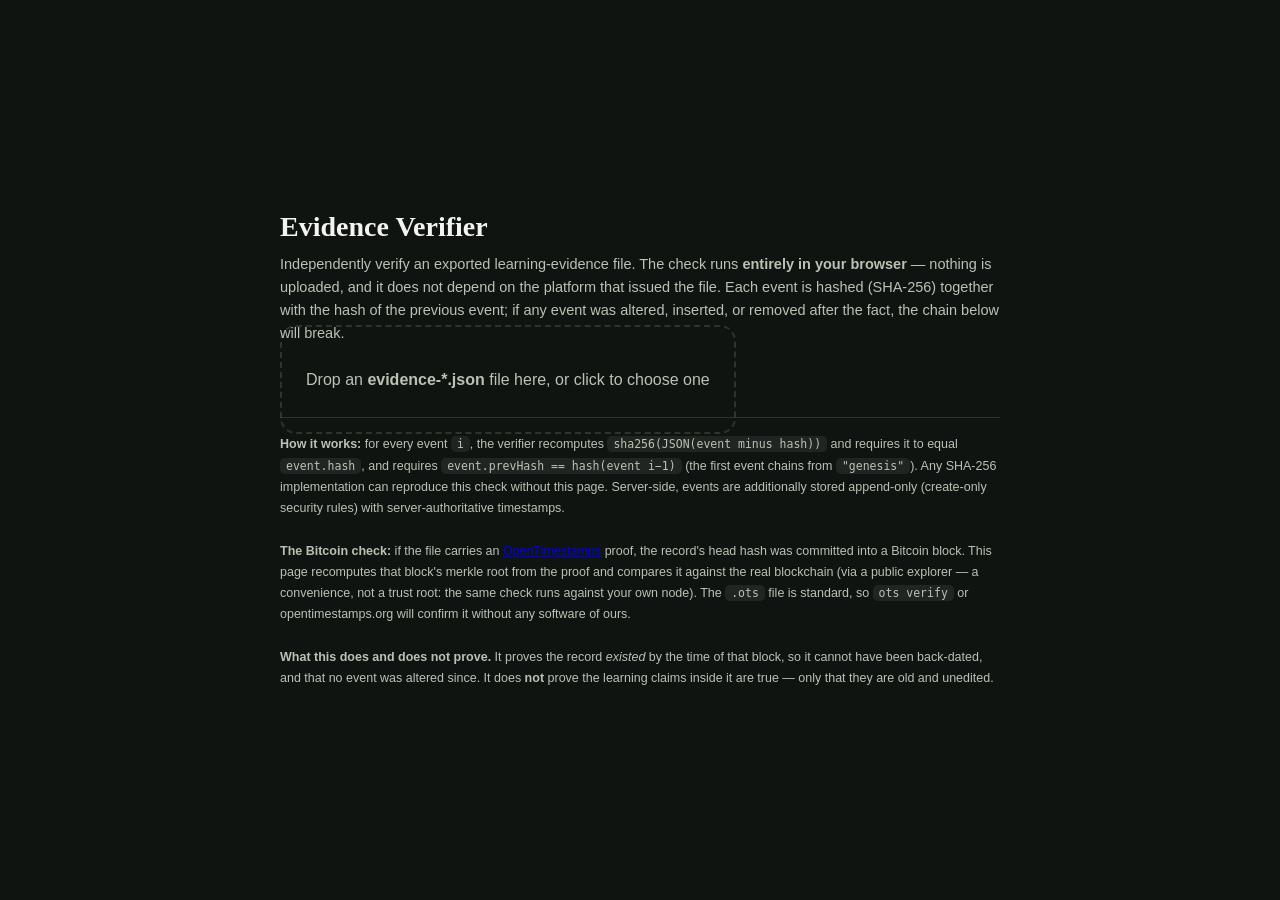
<file: verify.html>
<!DOCTYPE html>
<html lang="en">
<head>
<meta charset="UTF-8">
<meta name="viewport" content="width=device-width, initial-scale=1.0">
<title>Evidence Verifier — independent learning-record check</title>
<meta name="robots" content="noindex">
<style>
  :root { --bg:#101410; --card:#1a211b; --line:rgba(235,240,232,.14); --text:#f2f4ef; --dim:#b9c2b4; --ok:#8fd0a0; --bad:#e08a76; --accent:#c8a45d; }
  * { margin:0; padding:0; box-sizing:border-box; }
  body { font-family: Georgia, 'Times New Roman', serif; background: var(--bg); color: var(--text); min-height:100vh; display:grid; place-items:center; padding:32px 16px; }
  .wrap { width:min(720px,100%); }
  h1 { font-size:28px; font-weight:600; }
  .sub { color:var(--dim); font-size:14.5px; line-height:1.6; margin:10px 0 26px; font-family: Helvetica, Arial, sans-serif; }
  .drop { border:2px dashed var(--line); border-radius:16px; padding:44px 24px; text-align:center; color:var(--dim); cursor:pointer; transition:border-color .2s; font-family:Helvetica,Arial,sans-serif; }
  .drop:hover, .drop.over { border-color: var(--accent); color: var(--text); }
  .drop input { display:none; }
  .card { background:var(--card); border:1px solid var(--line); border-radius:16px; padding:24px 26px; margin-top:22px; display:none; }
  .verdict { font-size:22px; font-weight:600; display:flex; align-items:center; gap:10px; }
  .verdict.ok { color:var(--ok); } .verdict.bad { color:var(--bad); }
  .facts { margin-top:16px; font-family:Helvetica,Arial,sans-serif; font-size:13.5px; color:var(--dim); line-height:2; }
  .facts b { color:var(--text); font-weight:600; }
  .how { margin-top:28px; font-size:12.5px; color:var(--dim); font-family:Helvetica,Arial,sans-serif; line-height:1.7; border-top:1px solid var(--line); padding-top:16px; }
  code { background:rgba(255,255,255,.07); padding:1px 6px; border-radius:5px; font-size:11.5px; }
  .btc { margin-top:18px; padding-top:16px; border-top:1px solid var(--line); font-family:Helvetica,Arial,sans-serif; font-size:13.5px; line-height:1.9; color:var(--dim); }
  .btc .hd { font-weight:600; color:var(--text); font-size:14px; }
  .btc.good .hd { color:var(--ok); } .btc.bad .hd { color:var(--bad); }
  .btc a { color:var(--accent); }
  .btc .dl { background:none; border:1px solid var(--line); color:var(--dim); border-radius:8px; padding:5px 11px; font-size:12px; cursor:pointer; font-family:inherit; margin-top:6px; }
  .btc .dl:hover { color:var(--text); border-color:var(--accent); }
</style>
<script src="core/ots.js"></script>
</head>
<body>
<div class="wrap">
  <h1>Evidence Verifier</h1>
  <p class="sub">Independently verify an exported learning-evidence file. The check runs <b>entirely in your
  browser</b> — nothing is uploaded, and it does not depend on the platform that issued the file. Each event is
  hashed (SHA-256) together with the hash of the previous event; if any event was altered, inserted, or removed
  after the fact, the chain below will break.</p>

  <label class="drop" id="drop">
    Drop an <b>evidence-*.json</b> file here, or click to choose one
    <input type="file" id="file" accept="application/json,.json">
  </label>

  <div class="card" id="result">
    <div class="verdict" id="verdict"></div>
    <div class="facts" id="facts"></div>
    <div class="btc" id="btc" style="display:none"></div>
  </div>

  <p class="how"><b>How it works:</b> for every event <code>i</code>, the verifier recomputes
  <code>sha256(JSON(event minus hash))</code> and requires it to equal <code>event.hash</code>, and requires
  <code>event.prevHash == hash(event i−1)</code> (the first event chains from <code>"genesis"</code>).
  Any SHA-256 implementation can reproduce this check without this page. Server-side, events are additionally
  stored append-only (create-only security rules) with server-authoritative timestamps.<br><br>
  <b>The Bitcoin check:</b> if the file carries an <a href="https://opentimestamps.org" target="_blank" rel="noopener">OpenTimestamps</a>
  proof, the record's head hash was committed into a Bitcoin block. This page recomputes that block's merkle root
  from the proof and compares it against the real blockchain (via a public explorer — a convenience, not a trust
  root: the same check runs against your own node). The <code>.ots</code> file is standard, so
  <code>ots verify</code> or opentimestamps.org will confirm it without any software of ours.<br><br>
  <b>What this does and does not prove.</b> It proves the record <i>existed</i> by the time of that block, so it
  cannot have been back-dated, and that no event was altered since. It does <b>not</b> prove the learning claims
  inside it are true — only that they are old and unedited.</p>
</div>
<script>
const drop = document.getElementById('drop'), fileIn = document.getElementById('file');
drop.addEventListener('dragover', e => { e.preventDefault(); drop.classList.add('over'); });
drop.addEventListener('dragleave', () => drop.classList.remove('over'));
drop.addEventListener('drop', e => { e.preventDefault(); drop.classList.remove('over'); if (e.dataTransfer.files[0]) check(e.dataTransfer.files[0]); });
fileIn.addEventListener('change', () => { if (fileIn.files[0]) check(fileIn.files[0]); });

async function sha(s) {
  const b = await crypto.subtle.digest('SHA-256', new TextEncoder().encode(s));
  return Array.from(new Uint8Array(b)).map(x => x.toString(16).padStart(2, '0')).join('');
}
async function check(file) {
  const out = document.getElementById('result'), v = document.getElementById('verdict'), f = document.getElementById('facts');
  out.style.display = 'block'; v.className = 'verdict'; v.textContent = 'Verifying…'; f.innerHTML = '';
  let data;
  try { data = JSON.parse(await file.text()); } catch (e) { v.className = 'verdict bad'; v.textContent = '✕ Not a valid evidence file'; return; }
  const L = data.events || [];
  if (!Array.isArray(L) || !L.length) { v.className = 'verdict bad'; v.textContent = '✕ No events in file'; return; }
  let prev = 'genesis', broken = null;
  for (let i = 0; i < L.length; i++) {
    const ev = L[i];
    const { hash, ...core } = ev;
    if (ev.prevHash !== prev || await sha(JSON.stringify(core)) !== hash) { broken = i; break; }
    prev = hash;
  }
  const headOk = !broken && (!data.headHash || data.headHash === prev);
  const types = {};
  L.forEach(e => { types[e.type] = (types[e.type] || 0) + 1; });
  if (broken === null && headOk) {
    v.className = 'verdict ok'; v.textContent = '✓ Chain intact — record is internally consistent';
  } else {
    v.className = 'verdict bad';
    v.textContent = broken !== null ? `✕ Chain BROKEN at event ${broken + 1} of ${L.length} — the record was altered` : '✕ Head hash does not match the chain';
  }
  f.innerHTML = `
    <b>${(data.learner || 'Unknown learner')}</b> · ${(data.platform || 'unknown platform')} · exported ${data.exportedAt ? new Date(data.exportedAt).toLocaleString() : '—'}<br>
    <b>${L.length}</b> events · first ${new Date(L[0].at).toLocaleDateString()} · last ${new Date(L[L.length - 1].at).toLocaleDateString()}<br>
    ${Object.entries(types).map(([k, n]) => `${k.replace(/_/g, ' ')}: <b>${n}</b>`).join(' · ')}<br>
    head hash <code>${(prev || '').slice(0, 20)}…</code>`;

  checkBitcoin(data, L);
}

/* ---- Bitcoin layer -------------------------------------------------------
   The hash chain proves internal consistency. It does NOT prove the record
   wasn't written all at once, yesterday. An OpenTimestamps proof does: the
   head hash is committed into a Bitcoin block, so the record demonstrably
   existed by that block's time. We verify by recomputing the block's merkle
   root from the proof and comparing it with the real chain. -------------- */
async function checkBitcoin(data, L) {
  const box = document.getElementById('btc');
  const stamps = data.timestamps || [];
  if (!stamps.length) { box.style.display = 'none'; return; }
  box.style.display = 'block'; box.className = 'btc';
  box.innerHTML = '<div class="hd">⛓ Checking the Bitcoin proof…</div>';

  const confirmed = stamps.filter(s => s.status === 'confirmed' && s.otsBase64);
  const pending = stamps.filter(s => s.status !== 'confirmed');

  if (!confirmed.length) {
    box.innerHTML = '<div class="hd">⏳ Bitcoin proof submitted, not yet confirmed</div>' +
      '<div>' + pending.length + ' timestamp' + (pending.length > 1 ? 's' : '') + ' waiting for a Bitcoin block (normally 1–2 hours). ' +
      'Until one confirms, this record\'s dates rest on the issuing platform\'s clock — the chain above still proves nothing was edited.</div>';
    return;
  }

  const s = confirmed[confirmed.length - 1];
  try {
    const bytes = OTS.unb64 ? OTS.unb64(s.otsBase64) : new Uint8Array(atob(s.otsBase64).split('').map(c => c.charCodeAt(0)));
    const { digest, tree } = OTS.parseFile(bytes);

    /* the proof must timestamp THIS record's head — not some other file */
    const headInChain = L.some(e => e.hash === s.head);
    const digestMatches = OTS.hex(digest) === s.head;

    const info = await OTS.summarize(tree, digest);
    if (!info.bitcoin.length) throw new Error('proof carries no Bitcoin attestation');
    const v = await OTS.verifyBitcoin(info.bitcoin[0]);

    const good = v.ok === true && digestMatches && headInChain;
    box.className = 'btc ' + (good ? 'good' : 'bad');
    const when = v.time ? new Date(v.time * 1000) : null;
    box.innerHTML =
      '<div class="hd">' + (good
        ? '⛓ Confirmed in Bitcoin block ' + v.height + ' — this record existed by ' + (when ? when.toLocaleDateString() : 'that block') + ', so it was not back-dated'
        : (v.ok === null ? '⛓ Could not reach a Bitcoin explorer to check the proof'
          : '✕ The Bitcoin proof does NOT match this record')) + '</div>' +
      (v.ok !== null ? (
        '<div>proof covers head <code>' + s.head.slice(0, 16) + '…</code> ' + (headInChain ? '— which is an event in this file ✓' : '— <b>NOT in this file ✗</b>') + '</div>' +
        '<div>merkle root computed <code>' + String(v.computed).slice(0, 20) + '…</code></div>' +
        '<div>merkle root on-chain <code>' + String(v.actual).slice(0, 20) + '…</code>' + (v.ok ? ' ✓ identical' : ' ✗ differs') + '</div>' +
        '<div>block ' + v.height + (when ? ' · ' + when.toLocaleString() : '') + ' · checked via <a href="' + v.source + '/block/' + v.block + '" target="_blank" rel="noopener">' + new URL(v.source).host + '</a></div>' +
        (s.eventsAtStamp < L.length ? '<div style="margin-top:6px">Note: the proof covers the first <b>' + s.eventsAtStamp + '</b> of ' + L.length + ' events (stamped ' + new Date(s.stampedAt).toLocaleDateString() + '). Later events are covered by the chain, and by the next stamp.</div>' : '')
      ) : '<div>The proof itself is intact — only the lookup failed. Try again, or verify it with the official OpenTimestamps tools below.</div>') +
      '<button class="dl" id="dlOts">⤓ Download the .ots proof — verify it without this page</button>';

    document.getElementById('dlOts').onclick = () => {
      const a = document.createElement('a');
      a.href = URL.createObjectURL(new Blob([bytes], { type: 'application/octet-stream' }));
      a.download = s.head.slice(0, 12) + '.ots';
      a.click(); setTimeout(() => URL.revokeObjectURL(a.href), 4000);
    };
  } catch (e) {
    box.className = 'btc bad';
    box.innerHTML = '<div class="hd">✕ The Bitcoin proof could not be read</div><div>' + e.message + '</div>';
  }
}
</script>
</body>
</html>
</file>
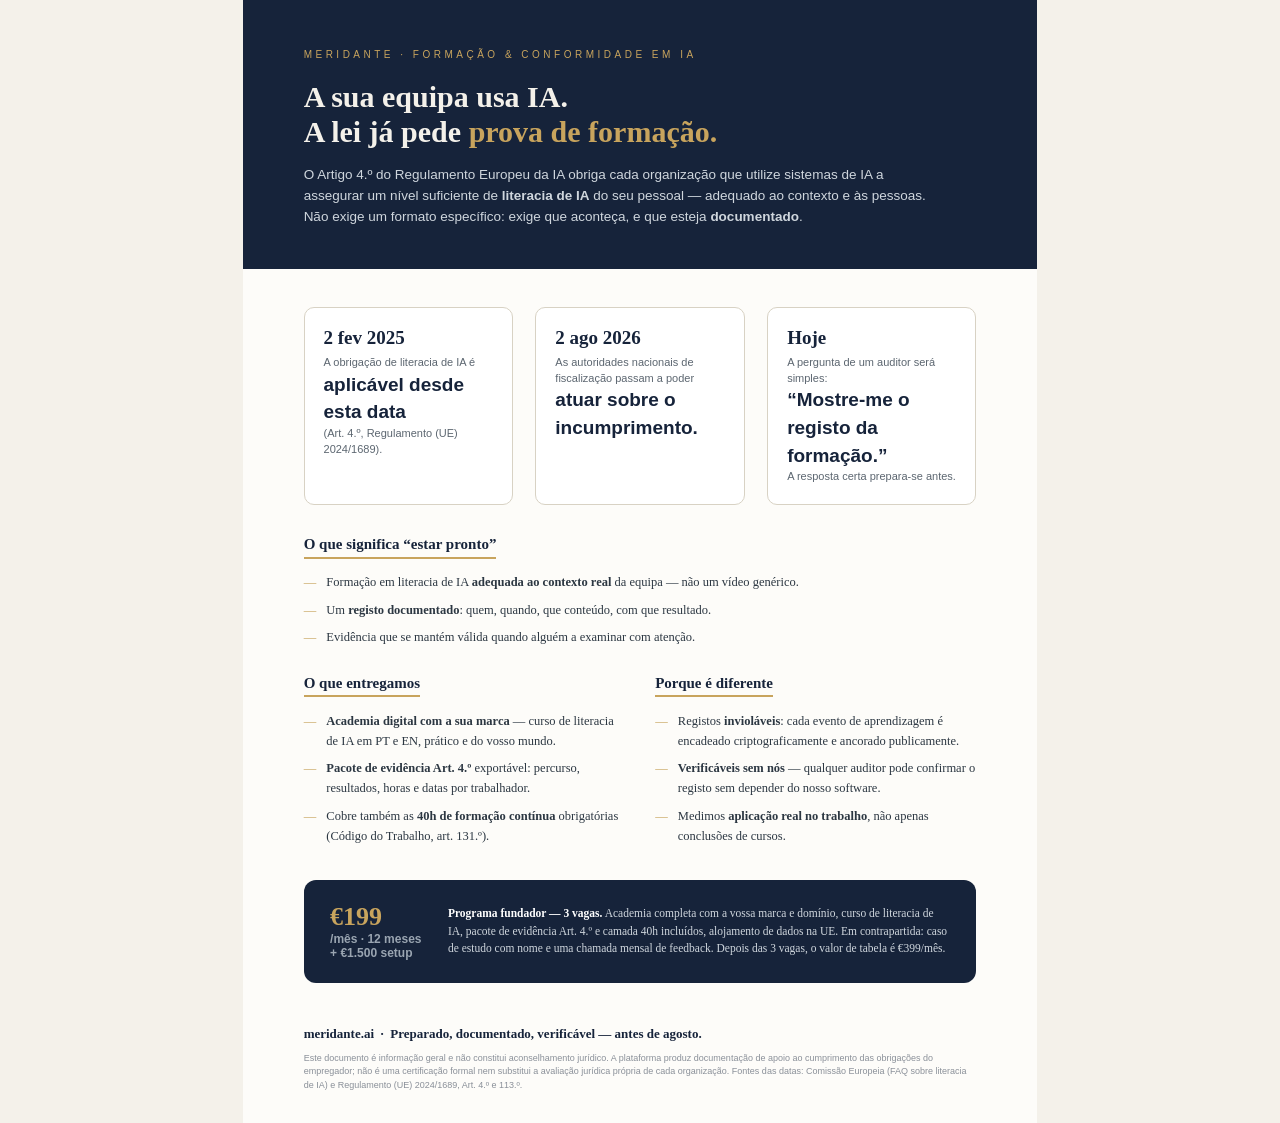
<file: collateral/art4-prontidao-pt.html>
<!DOCTYPE html>
<html lang="pt">
<head>
<meta charset="UTF-8">
<title>Literacia de IA — Art. 4.º · Está pronto? | Meridante</title>
<style>
  @page { size: A4; margin: 0; }
  * { margin: 0; padding: 0; box-sizing: border-box; }
  body { font-family: Georgia, 'Times New Roman', serif; color: #1c2733; background: #f4f1ea; }
  .page { width: 210mm; min-height: 297mm; margin: 0 auto; background: #fdfcf9; display: flex; flex-direction: column; }
  .sans { font-family: 'Helvetica Neue', Arial, sans-serif; }
  header { background: #16233a; color: #f4f1ea; padding: 13mm 16mm 11mm; }
  .brand { font-family: 'Helvetica Neue', Arial, sans-serif; font-size: 10px; letter-spacing: .35em; color: #c8a45d; text-transform: uppercase; }
  h1 { font-size: 30px; font-weight: 600; line-height: 1.18; margin-top: 5mm; }
  h1 em { font-style: normal; color: #c8a45d; }
  .lead { font-size: 13.5px; line-height: 1.55; margin-top: 4mm; color: #cfd6dd; font-family: 'Helvetica Neue', Arial, sans-serif; max-width: 165mm; }
  main { padding: 10mm 16mm 6mm; flex: 1; }
  .dates { display: flex; gap: 6mm; margin-bottom: 8mm; }
  .date { flex: 1; border: 1px solid #d8d2c4; border-radius: 10px; padding: 5mm; background: #fff; }
  .date b { display: block; font-size: 19px; color: #16233a; }
  .date span { font-size: 11px; color: #5c6670; font-family: 'Helvetica Neue', Arial, sans-serif; line-height: 1.45; display: block; margin-top: 1.5mm; }
  h2 { font-size: 15px; color: #16233a; border-bottom: 2px solid #c8a45d; display: inline-block; padding-bottom: 1mm; margin-bottom: 3.5mm; }
  section { margin-bottom: 7mm; }
  p, li { font-size: 12.5px; line-height: 1.6; color: #2c3742; }
  ul { list-style: none; }
  li { padding-left: 6mm; position: relative; margin-bottom: 2mm; }
  li::before { content: '—'; position: absolute; left: 0; color: #c8a45d; }
  .cols { display: flex; gap: 8mm; }
  .cols > div { flex: 1; }
  .offer { background: #16233a; color: #eef1f4; border-radius: 12px; padding: 6mm 7mm; display: flex; align-items: center; gap: 7mm; }
  .offer .px { font-size: 26px; color: #c8a45d; font-weight: 600; white-space: nowrap; }
  .offer .px small { font-size: 12px; color: #9aa5b1; display: block; font-family: 'Helvetica Neue', Arial, sans-serif; }
  .offer p { color: #cfd6dd; font-size: 11.5px; line-height: 1.55; }
  .offer b { color: #fff; }
  footer { padding: 5mm 16mm 8mm; }
  .contact { font-size: 13px; color: #16233a; font-weight: 600; }
  .legal { font-size: 9px; color: #8a9099; line-height: 1.5; margin-top: 2.5mm; font-family: 'Helvetica Neue', Arial, sans-serif; }
</style>
</head>
<body>
<div class="page">
  <header>
    <div class="brand">Meridante · Formação &amp; Conformidade em IA</div>
    <h1>A sua equipa usa IA.<br>A lei já pede <em>prova de formação.</em></h1>
    <p class="lead">O Artigo 4.º do Regulamento Europeu da IA obriga cada organização que utilize sistemas
    de IA a assegurar um nível suficiente de <b>literacia de IA</b> do seu pessoal — adequado ao contexto
    e às pessoas. Não exige um formato específico: exige que aconteça, e que esteja <b>documentado</b>.</p>
  </header>

  <main>
    <div class="dates">
      <div class="date"><b>2 fev 2025</b><span>A obrigação de literacia de IA é <b>aplicável desde esta data</b> (Art. 4.º, Regulamento (UE) 2024/1689).</span></div>
      <div class="date"><b>2 ago 2026</b><span>As autoridades nacionais de fiscalização passam a poder <b>atuar sobre o incumprimento.</b></span></div>
      <div class="date"><b>Hoje</b><span>A pergunta de um auditor será simples: <b>“Mostre-me o registo da formação.”</b> A resposta certa prepara-se antes.</span></div>
    </div>

    <section>
      <h2>O que significa “estar pronto”</h2>
      <ul>
        <li>Formação em literacia de IA <b>adequada ao contexto real</b> da equipa — não um vídeo genérico.</li>
        <li>Um <b>registo documentado</b>: quem, quando, que conteúdo, com que resultado.</li>
        <li>Evidência que se mantém válida quando alguém a examinar com atenção.</li>
      </ul>
    </section>

    <section class="cols">
      <div>
        <h2>O que entregamos</h2>
        <ul>
          <li><b>Academia digital com a sua marca</b> — curso de literacia de IA em PT e EN, prático e do vosso mundo.</li>
          <li><b>Pacote de evidência Art. 4.º</b> exportável: percurso, resultados, horas e datas por trabalhador.</li>
          <li>Cobre também as <b>40h de formação contínua</b> obrigatórias (Código do Trabalho, art. 131.º).</li>
        </ul>
      </div>
      <div>
        <h2>Porque é diferente</h2>
        <ul>
          <li>Registos <b>invioláveis</b>: cada evento de aprendizagem é encadeado criptograficamente e ancorado publicamente.</li>
          <li><b>Verificáveis sem nós</b> — qualquer auditor pode confirmar o registo sem depender do nosso software.</li>
          <li>Medimos <b>aplicação real no trabalho</b>, não apenas conclusões de cursos.</li>
        </ul>
      </div>
    </section>

    <div class="offer">
      <div class="px">€199<small>/mês · 12 meses<br>+ €1.500 setup</small></div>
      <p><b>Programa fundador — 3 vagas.</b> Academia completa com a vossa marca e domínio, curso de
      literacia de IA, pacote de evidência Art. 4.º e camada 40h incluídos, alojamento de dados na UE.
      Em contrapartida: caso de estudo com nome e uma chamada mensal de feedback. Depois das 3 vagas,
      o valor de tabela é €399/mês.</p>
    </div>
  </main>

  <footer>
    <div class="contact">meridante.ai &nbsp;·&nbsp; Preparado, documentado, verificável — antes de agosto.</div>
    <div class="legal">Este documento é informação geral e não constitui aconselhamento jurídico. A plataforma produz
    documentação de apoio ao cumprimento das obrigações do empregador; não é uma certificação formal nem substitui
    a avaliação jurídica própria de cada organização. Fontes das datas: Comissão Europeia (FAQ sobre literacia de IA)
    e Regulamento (UE) 2024/1689, Art. 4.º e 113.º.</div>
  </footer>
</div>
</body>
</html>
</file>
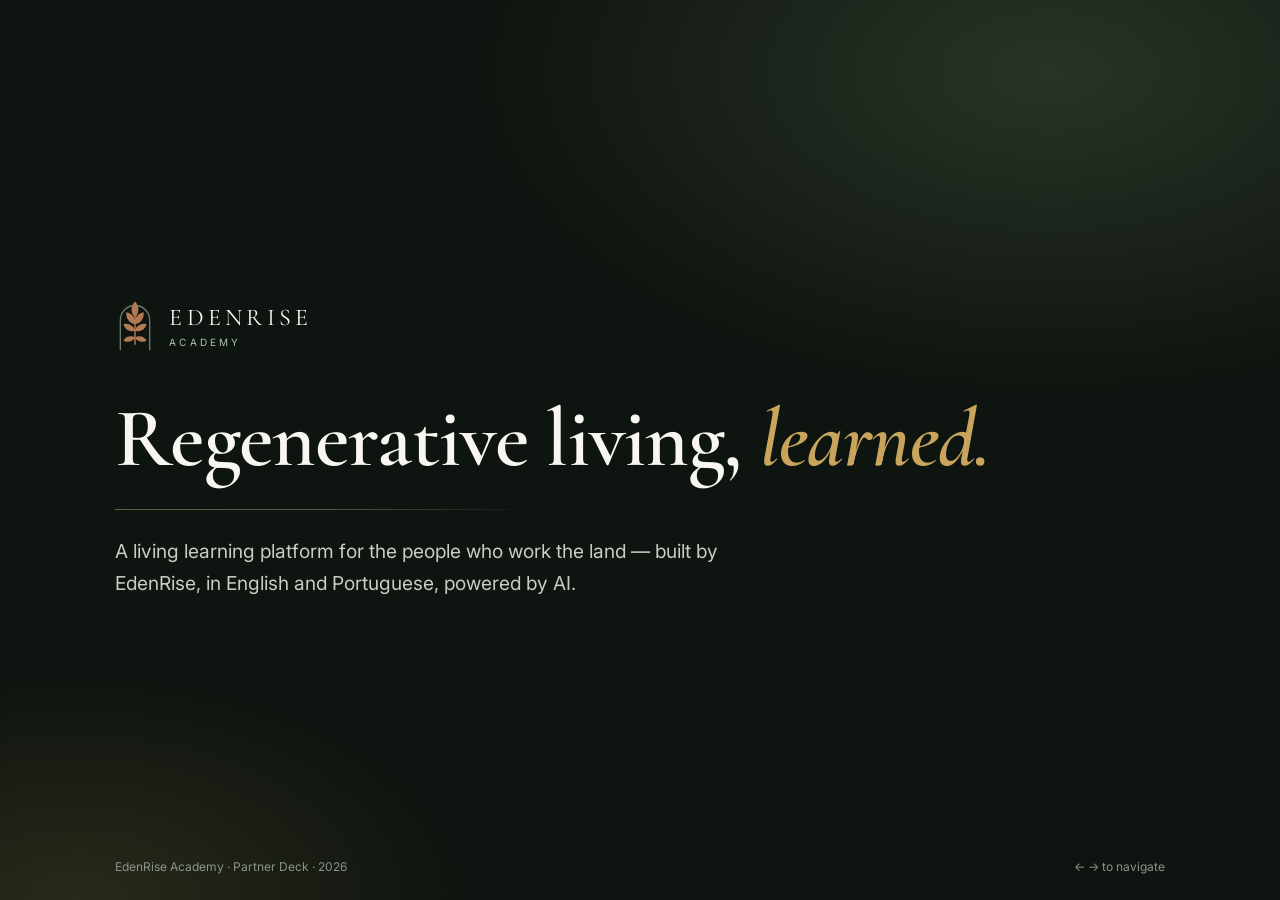
<file: pitch/deck.html>
<!DOCTYPE html>
<html lang="en">
<head>
<meta charset="UTF-8">
<meta name="viewport" content="width=device-width, initial-scale=1.0">
<title>EdenRise Academy — Partner Deck</title>
<meta name="robots" content="noindex">
<link href="https://fonts.googleapis.com/css2?family=Cormorant+Garamond:ital,wght@0,500;0,600;1,500;1,600&family=Inter:wght@400;500;600;700&display=swap" rel="stylesheet">
<style>
  :root { --bg:#0e140f; --surface:#141c16; --line:#2a352c; --text:#f7f6f1; --dim:#c9cec4; --faint:#8a948a; --gold:#c8a45d; --sage:#a6c3a5; --copper:#b27a52; }
  * { margin:0; box-sizing:border-box; }
  html,body { height:100%; background:var(--bg); color:var(--text); font-family:Inter,sans-serif; overflow:hidden; }
  .slide { position:absolute; inset:0; display:none; flex-direction:column; justify-content:center; padding:7vh 9vw; background:
    radial-gradient(ellipse 75% 60% at 82% 8%, rgba(90,111,80,.35), transparent 60%),
    radial-gradient(ellipse 55% 45% at 6% 100%, rgba(200,164,93,.15), transparent 55%), var(--bg); }
  .slide.on { display:flex; animation: in .5s ease both; }
  @keyframes in { from { opacity:0; transform: translateY(14px);} to { opacity:1; transform:none; } }
  .eyebrow { font-size:12px; letter-spacing:.32em; text-transform:uppercase; color:var(--gold); font-weight:700; margin-bottom:22px; }
  h1 { font-family:'Cormorant Garamond',serif; font-weight:600; font-size:clamp(40px,6.5vw,84px); line-height:1.06; letter-spacing:-.01em; max-width:16em; }
  h1 em { font-style:italic; color:var(--gold); }
  h2 { font-family:'Cormorant Garamond',serif; font-weight:600; font-size:clamp(30px,4.2vw,54px); line-height:1.12; margin-bottom:28px; max-width:18em; }
  h2 em { font-style:italic; color:var(--gold); }
  p.lead { font-size:clamp(15px,1.5vw,20px); color:var(--dim); line-height:1.65; max-width:34em; }
  .cols { display:grid; grid-template-columns:repeat(3,1fr); gap:22px; margin-top:34px; }
  .cols.two { grid-template-columns:1fr 1fr; }
  .cardx { background:rgba(20,28,22,.75); border:1px solid var(--line); border-radius:16px; padding:24px; }
  .cardx .ic { font-size:24px; margin-bottom:12px; }
  .cardx b { display:block; font-size:15px; margin-bottom:7px; }
  .cardx span { font-size:13px; color:var(--faint); line-height:1.55; display:block; }
  .hair { height:1px; max-width:420px; background:linear-gradient(90deg, rgba(200,164,93,.5), rgba(166,195,165,.4), transparent); margin:26px 0; }
  .steps { display:flex; align-items:center; gap:14px; margin-top:36px; flex-wrap:wrap; }
  .step { background:rgba(20,28,22,.8); border:1px solid var(--line); border-radius:99px; padding:12px 22px; font-size:14px; color:var(--dim); }
  .step b { color:var(--text); }
  .arrow { color:var(--gold); font-size:18px; }
  .logo { display:flex; align-items:center; gap:14px; margin-bottom:44px; }
  .logo .word { display:flex; flex-direction:column; }
  .logo .er { font-family:'Cormorant Garamond',serif; font-size:24px; letter-spacing:.18em; }
  .logo .sub { font-size:10px; letter-spacing:.32em; color:var(--sage); text-transform:uppercase; margin-top:4px; }
  .foot { position:fixed; bottom:26px; left:9vw; right:9vw; display:flex; justify-content:space-between; font-size:12px; color:var(--faint); }
  .kbd { color:var(--faint); }
  ul.clean { list-style:none; margin-top:26px; }
  ul.clean li { padding:13px 0; border-top:1px solid var(--line); font-size:clamp(14px,1.35vw,17px); color:var(--dim); display:flex; gap:14px; align-items:baseline; }
  ul.clean li b { color:var(--text); }
  ul.clean .n { color:var(--gold); font-weight:700; font-size:13px; }
  .big-quote { font-family:'Cormorant Garamond',serif; font-style:italic; font-size:clamp(26px,3.4vw,44px); color:var(--text); line-height:1.3; max-width:20em; }
  .pill { display:inline-block; border:1px solid rgba(200,164,93,.45); color:var(--gold); border-radius:99px; padding:8px 20px; font-size:13px; letter-spacing:.1em; text-transform:uppercase; font-weight:600; margin-bottom:26px; }
  .progress { position:fixed; top:0; left:0; height:2px; background:linear-gradient(90deg,var(--gold),var(--sage)); transition:width .3s; }
</style>
</head>
<body>
<div class="progress" id="prog"></div>

<!-- 1 · COVER -->
<section class="slide on">
  <div class="logo">
    <svg width="40" height="51" viewBox="0 0 30 38" fill="none"><path d="M4 37.5V15a11 11 0 0 1 22 0v22.5" stroke="rgba(166,195,165,.6)" stroke-width="1"/><g transform="translate(15 0)"><path d="M0 33V13" stroke="#b27a52" stroke-width="1.1" stroke-linecap="round"/><g fill="#b27a52"><path d="M0 0C-3.4-3-3.4-9 0-12 3.4-9 3.4-3 0 0Z" transform="translate(0 13)"/><path d="M0 0C-3.1-2.6-3.1-8 0-11 3.1-8 3.1-2.6 0 0Z" transform="translate(0 18) rotate(36)"/><path d="M0 0C-3.1-2.6-3.1-8 0-11 3.1-8 3.1-2.6 0 0Z" transform="translate(0 18) rotate(-36)"/><path d="M0 0C-2.9-2.4-2.9-7.4 0-10 2.9-7.4 2.9-2.4 0 0Z" transform="translate(0 23) rotate(60)"/><path d="M0 0C-2.9-2.4-2.9-7.4 0-10 2.9-7.4 2.9-2.4 0 0Z" transform="translate(0 23) rotate(-60)"/><path d="M0 0C-2.6-2.1-2.6-6.6 0-9 2.6-6.6 2.6-2.1 0 0Z" transform="translate(0 28) rotate(104)"/><path d="M0 0C-2.6-2.1-2.6-6.6 0-9 2.6-6.6 2.6-2.1 0 0Z" transform="translate(0 28) rotate(-104)"/></g></g></svg>
    <div class="word"><span class="er">EDENRISE</span><span class="sub">Academy</span></div>
  </div>
  <h1>Regenerative living, <em>learned.</em></h1>
  <div class="hair"></div>
  <p class="lead">A living learning platform for the people who work the land — built by EdenRise, in English and Portuguese, powered by AI.</p>
</section>

<!-- 2 · THE PROBLEM -->
<section class="slide">
  <div class="eyebrow">The problem</div>
  <h2>Field teams don't learn from <em>portals.</em></h2>
  <p class="lead">Corporate LMS platforms were built for desks: logins people forget, SCORM files nobody finishes, dashboards nobody reads. Meanwhile the knowledge that matters — how we treat the soil, the water, and each other — lives in people's heads and leaves when they do.</p>
  <ul class="clean">
    <li><span class="n">01</span><span><b>Completion is the metric that matters</b> — and industry averages are dismal.</span></li>
    <li><span class="n">02</span><span><b>Deskless teams</b> need learning that meets them on a phone, in their language, in minutes.</span></li>
    <li><span class="n">03</span><span><b>Making courses is the bottleneck</b> — filming is easy; structuring, translating and assessing is weeks of work.</span></li>
  </ul>
</section>

<!-- 3 · THE PRODUCT -->
<section class="slide">
  <div class="eyebrow">The product</div>
  <h2>A Netflix-quality academy that <em>behaves like a coach.</em></h2>
  <div class="cols">
    <div class="cardx"><div class="ic">🎬</div><b>Cinematic learning</b><span>Filmed lessons, invitation copy for every course, cover art, a real player — learning people *want* to open.</span></div>
    <div class="cardx"><div class="ic">🌱</div><b>It makes learning stick</b><span>Three takeaways after every module, a 30-second daily question, spaced-repetition refreshers at 3/7/30 days.</span></div>
    <div class="cardx"><div class="ic">🇵🇹</div><b>Bilingual to the bone</b><span>One tap flips the entire platform — courses, quizzes, AI tutor — between English and Portuguese.</span></div>
    <div class="cardx"><div class="ic">📱</div><b>Native on any phone</b><span>Installs from the home screen, adapts to the device, voice search, works offline in the field.</span></div>
    <div class="cardx"><div class="ic">💬</div><b>Community per journey</b><span>Every learning path has its own discussion space — questions, wins, pinned guidance.</span></div>
    <div class="cardx"><div class="ic">🏅</div><b>Quiet gamification</b><span>XP, nature levels, badges and a leaderboard — encouragement, never noise. Real streaks from real learning days.</span></div>
  </div>
</section>

<!-- 4 · THE AI ENGINE -->
<section class="slide">
  <div class="eyebrow">The AI engine</div>
  <h2>Filming the lesson is the <em>only</em> manual step.</h2>
  <div class="steps">
    <span class="step"><b>Film</b> a lesson</span><span class="arrow">→</span>
    <span class="step">AI writes the <b>course</b> — modules, invitation, takeaways</span><span class="arrow">→</span>
    <span class="step">AI writes the <b>quiz</b> in both languages</span><span class="arrow">→</span>
    <span class="step"><b>Publish</b> to everyone, instantly</span>
  </div>
  <div class="hair"></div>
  <p class="lead">Plus a personal AI tutor that knows each learner's progress and goal, answers in their language, and writes fresh assessments from our own content — the workflow enterprise platforms charge tens of thousands for, running on our stack.</p>
</section>

<!-- 5 · THE LOOP -->
<section class="slide">
  <div class="eyebrow">Why completion goes up</div>
  <h2>Learn. Measure. <em>Re-engage.</em></h2>
  <div class="cols">
    <div class="cardx"><div class="ic">▶</div><b>Learn</b><span>Watch → three takeaways → quiz on that exact content. The peak-end moment learners remember.</span></div>
    <div class="cardx"><div class="ic">📊</div><b>Measure</b><span>The Leader's Cockpit shows every member's real progress, streaks and at-risk flags — live, not surveyed.</span></div>
    <div class="cardx"><div class="ic">🌿</div><b>Re-engage</b><span>Consent-first nudges — in-app, browser, and email that a leader sends with one click. Capped at one a week: encouraging, never spam.</span></div>
  </div>
  <div class="hair"></div>
  <p class="big-quote">"Ana is 68 XP ahead of you — one lesson to catch up."</p>
</section>

<!-- 5b · THE LAND LOOP -->
<section class="slide">
  <div class="eyebrow">What no other platform has</div>
  <h2>Learning that <em>reaches the land.</em></h2>
  <div class="cols">
    <div class="cardx"><div class="ic">🌾</div><b>Field Missions</b><span>Every key course ends on the land — dig the test pit, walk the water, photograph the proof. A leader approves it; real XP follows.</span></div>
    <div class="cardx"><div class="ic">🗺</div><b>Journeys</b><span>Structured formations — courses, missions and a capstone on one milestone map, ending in a journey certificate.</span></div>
    <div class="cardx"><div class="ic">🎭</div><b>The Practice Arena</b><span>Rehearse the hard conversation with an AI teammate who pushes back — then get scored, kindly, against our leadership framework.</span></div>
  </div>
  <div class="hair"></div>
  <p class="big-quote">"Online platforms end at the quiz. Ours ends with soil under your fingernails."</p>
</section>

<!-- 5c · THE BACK OFFICE -->
<section class="slide">
  <div class="eyebrow">One studio runs it all</div>
  <h2>A back office your ops team <em>already knows how to use.</em></h2>
  <ul class="clean">
    <li><span class="n">01</span><span><b>Content Studio</b> — edit any course in both languages, paste a video link, publish to the whole team instantly. AI drafts new courses from a transcript.</span></li>
    <li><span class="n">02</span><span><b>People Cockpit</b> — live progress, skills heatmap, compliance (fire safety recertifies itself), assignment tracking, and an AI-written weekly digest.</span></li>
    <li><span class="n">03</span><span><b>Broadcasts & Live</b> — official announcements into the community, and a live-session schedule members add to their calendars in one tap.</span></li>
  </ul>
</section>

<!-- 6 · PRIVACY -->
<section class="slide">
  <div class="eyebrow">Trust, built in</div>
  <h2>Consent-first. <em>GDPR by design.</em></h2>
  <ul class="clean">
    <li><span class="n">01</span><span><b>EU data residency</b> — every learner's data lives in their own record, Firestore (eur3).</span></li>
    <li><span class="n">02</span><span><b>Explicit consent</b> at signup and per notification channel; every email says "you chose this — switch it off anytime".</span></li>
    <li><span class="n">03</span><span><b>User rights, self-serve</b> — download-my-data and delete-my-account, one tap on the profile.</span></li>
    <li><span class="n">04</span><span><b>Progress follows the person</b> — sign in anywhere; devices merge, never clobber.</span></li>
  </ul>
</section>

<!-- 7 · BENCHMARK -->
<section class="slide">
  <div class="eyebrow">Where we stand</div>
  <h2>The features of a <em>€50k/yr</em> enterprise stack.</h2>
  <p class="lead">We benchmarked the 2026 leaders — Docebo, Sana, 360Learning, Axonify, Skool. Every pattern that defines "modern enterprise learning" runs here today — plus bilingual depth, field missions and an AI role-play coach that none of them ship — on infrastructure that costs essentially zero.</p>
  <div class="steps" style="margin-top:30px;">
    <span class="step">AI authoring ✓</span><span class="step">AI tutor ✓</span><span class="step">Ask-the-library AI ✓</span>
    <span class="step">Role-play coach ✓</span><span class="step">Journeys ✓</span><span class="step">Certificates ✓</span>
    <span class="step">Skills heatmap ✓</span><span class="step">Compliance ✓</span><span class="step">Community + presence ✓</span>
    <span class="step">Field missions ✓</span><span class="step">Nudges ✓</span><span class="step">EN·PT ✓</span>
  </div>
</section>

<!-- 8 · ROADMAP -->
<section class="slide">
  <div class="eyebrow">Where it goes next</div>
  <h2>From academy to <em>organisational memory.</em></h2>
  <ul class="clean">
    <li><span class="n">Live</span><span><b>Department Digests</b> — every Monday, AI turns each team's week (from our project tools) into a narrated video script, delivered automatically. Already running.</span></li>
    <li><span class="n">Next</span><span><b>WhatsApp learning</b> — nudges and micro-lessons where the team already talks.</span></li>
    <li><span class="n">Then</span><span><b>academy.edenrise.com</b> — our own domain, native app install, push notifications.</span></li>
    <li><span class="n">Vision</span><span><b>The EdenRise method, productised</b> — a white-label regenerative-learning platform for other communities, resorts and land projects.</span></li>
  </ul>
</section>

<!-- 9 · CLOSE -->
<section class="slide">
  <div class="pill">Live today</div>
  <h1>Come see it <em>growing.</em></h1>
  <div class="hair"></div>
  <p class="lead">EdenRise Academy — built in weeks, live in two languages, teaching a real team on real land. Let's grow it together.</p>
</section>

<div class="foot"><span>EdenRise Academy · Partner Deck · 2026</span><span class="kbd">← → to navigate</span></div>
<script>
  const slides = [...document.querySelectorAll('.slide')];
  let i = 0;
  function go(n) {
    i = Math.max(0, Math.min(slides.length - 1, n));
    slides.forEach((s, j) => s.classList.toggle('on', j === i));
    document.getElementById('prog').style.width = ((i + 1) / slides.length * 100) + '%';
  }
  addEventListener('keydown', e => { if (e.key === 'ArrowRight' || e.key === ' ' || e.key === 'PageDown') go(i + 1); if (e.key === 'ArrowLeft' || e.key === 'PageUp') go(i - 1); });
  addEventListener('click', e => go(e.clientX > innerWidth / 2 ? i + 1 : i - 1));
  let tx = null;
  addEventListener('touchstart', e => tx = e.touches[0].clientX, { passive: true });
  addEventListener('touchend', e => { if (tx == null) return; const dx = e.changedTouches[0].clientX - tx; if (Math.abs(dx) > 40) go(dx < 0 ? i + 1 : i - 1); tx = null; }, { passive: true });
  go(0);
</script>
</body>
</html>
</file>
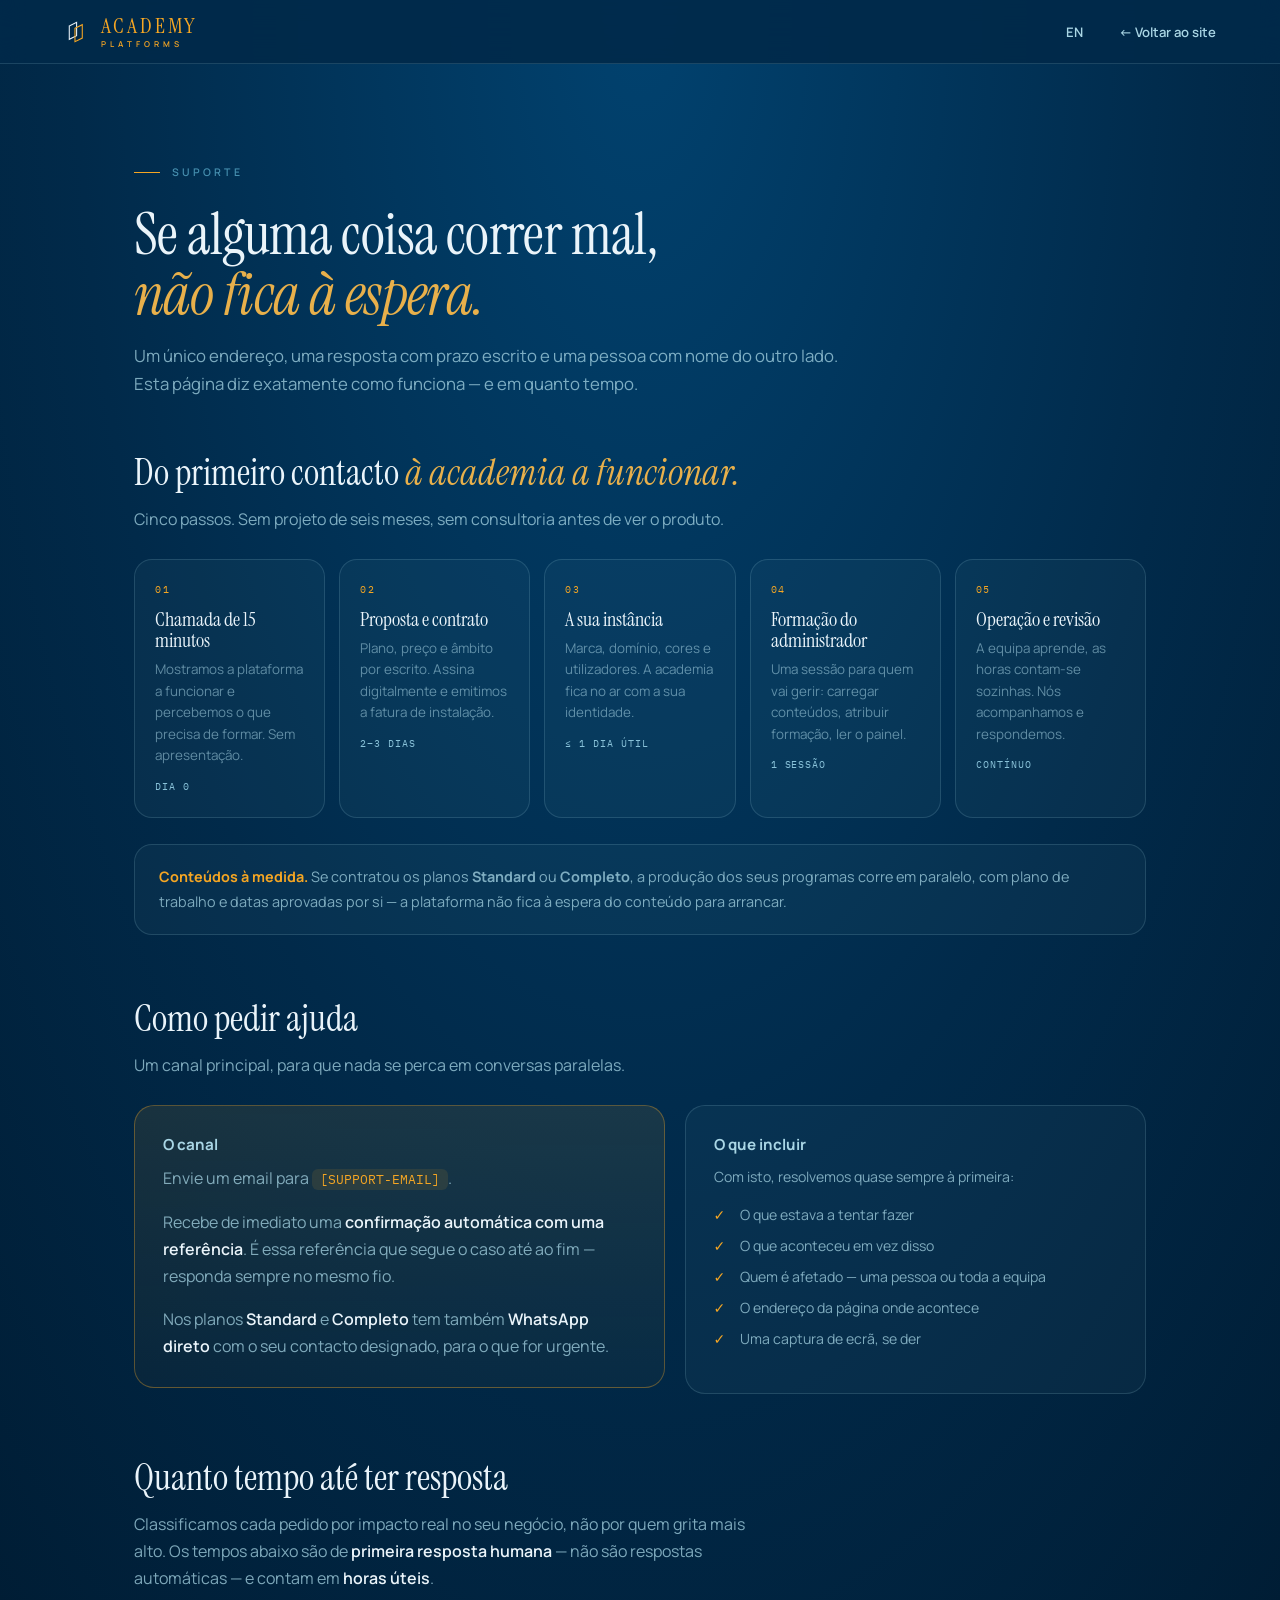
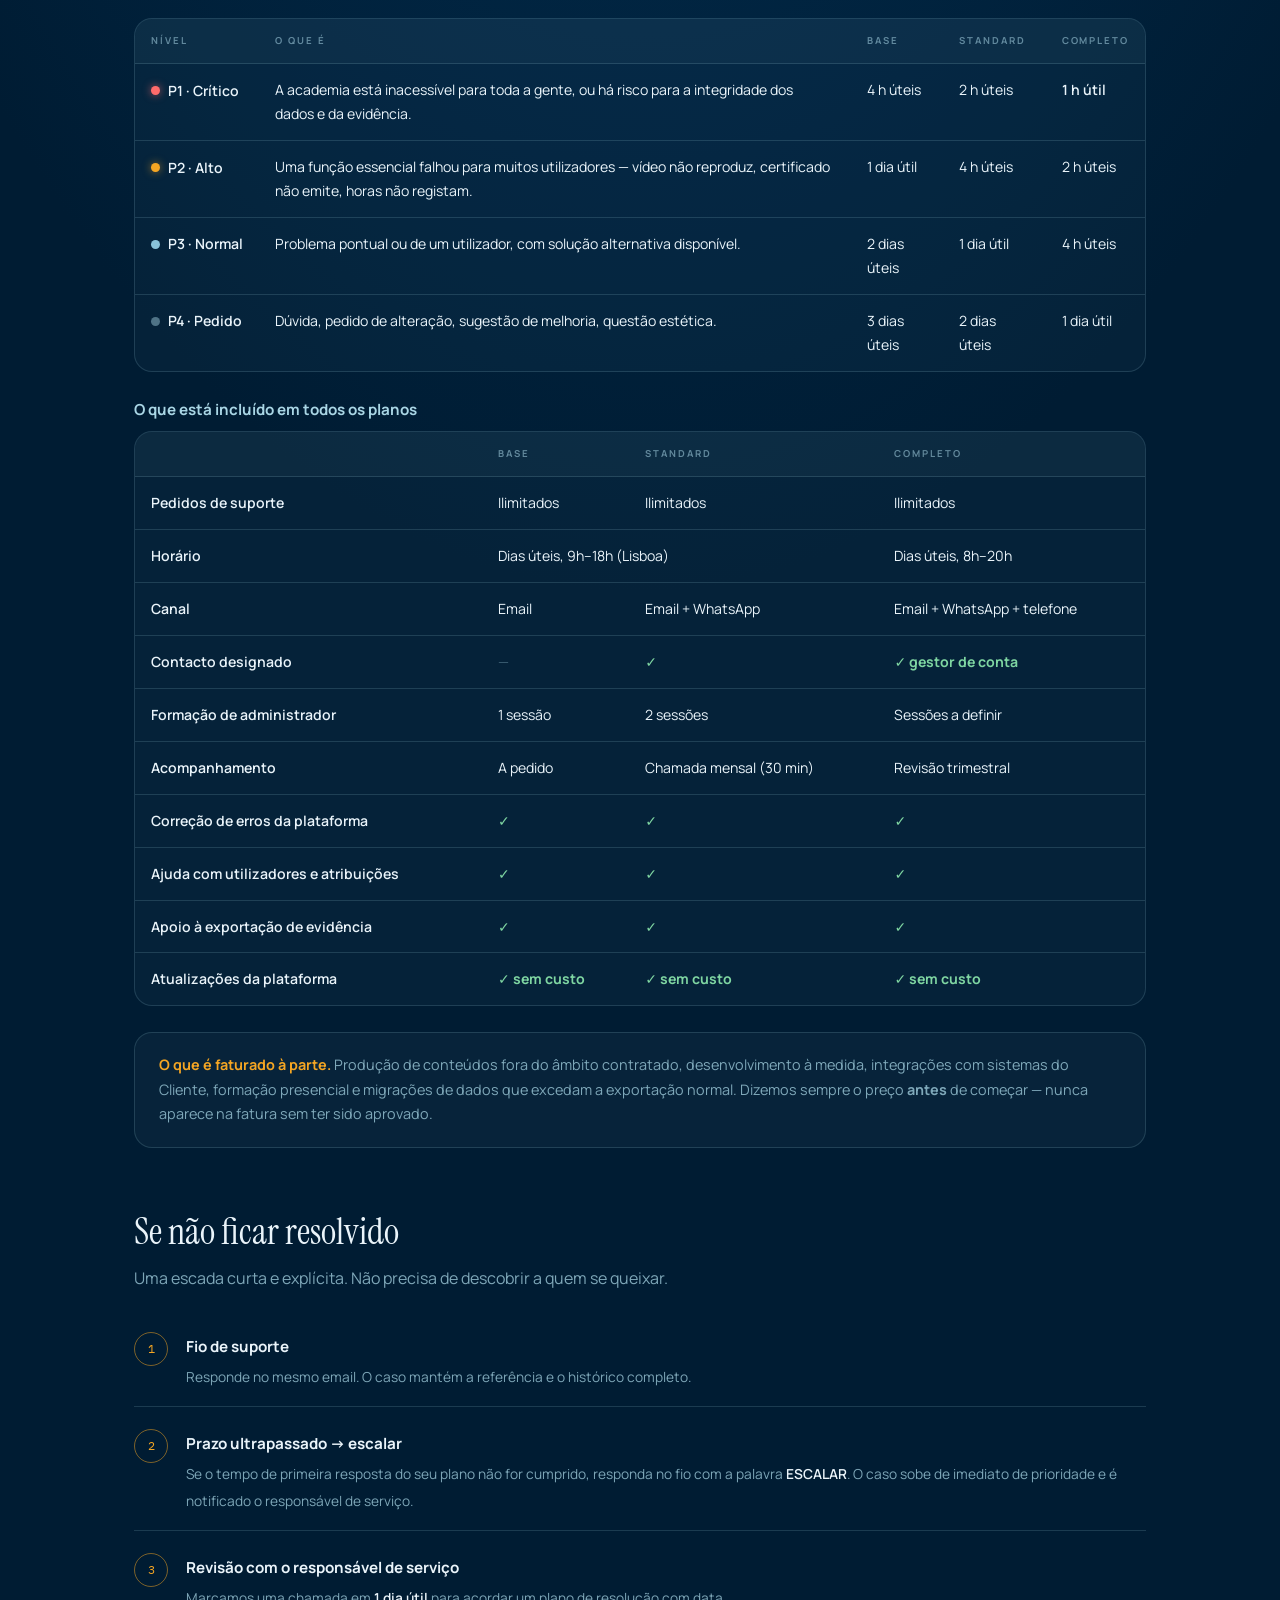
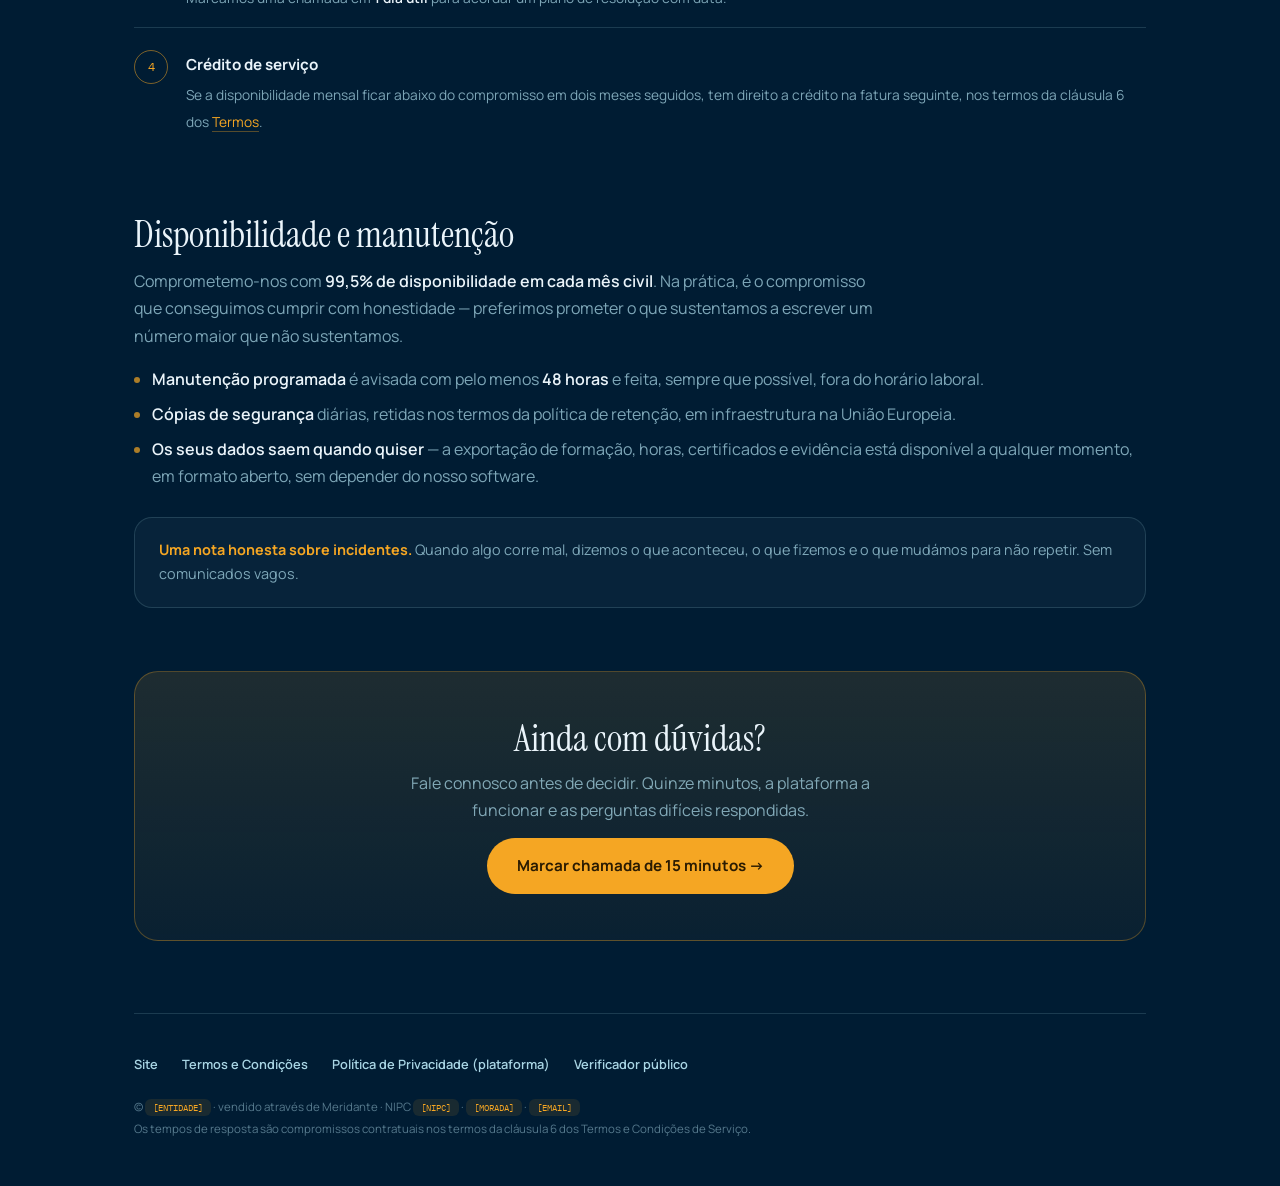
<file: collateral/site/suporte.html>
<!doctype html>
<html lang="pt">
<head>
<meta charset="utf-8">
<meta name="viewport" content="width=device-width, initial-scale=1.0, viewport-fit=cover">
<title>Suporte e níveis de serviço — Academy Platforms</title>
<meta name="description" content="Como funciona o serviço, como pedir ajuda e em quanto tempo respondemos. Níveis de serviço da Academy Platforms.">
<meta name="theme-color" content="#012A4A">
<link rel="apple-touch-icon" href="img/apple-touch-icon.png">
<link rel="preconnect" href="https://fonts.googleapis.com">
<link rel="preconnect" href="https://fonts.gstatic.com" crossorigin>
<link href="https://fonts.googleapis.com/css2?family=Instrument+Serif:ital@0;1&family=Manrope:wght@300;400;500;600;700&family=IBM+Plex+Mono:wght@400;500&display=swap" rel="stylesheet">
<style>
:root{
  --deep:#012A4A; --deep2:#013A63; --blue:#468FAF; --sky:#89C2D9; --sky2:#A9D6E5;
  --ivory:#EAF4FA; --gold:#F5A623; --gold2:#E8B04B; --green:#7fd6a2;
  --mut:rgba(169,214,229,.74); --dim:rgba(169,214,229,.55);
  --line:rgba(169,214,229,.16);
  --serif:'Instrument Serif',Georgia,serif; --sans:'Manrope',system-ui,sans-serif;
  --mono:'IBM Plex Mono',ui-monospace,monospace;
  --pad:clamp(22px,5vw,64px); --ease:cubic-bezier(.22,.8,.24,1);
}
*{box-sizing:border-box;margin:0;padding:0}
html{scroll-behavior:smooth}
body{font-family:var(--sans);background:var(--deep);color:var(--ivory);line-height:1.7;
  font-size:16px;-webkit-font-smoothing:antialiased;
  background:radial-gradient(ellipse 80% 50% at 50% 0%,#01426f 0%,#012A4A 55%,#001c33 100%)}
a{color:var(--gold);text-decoration:none;border-bottom:1px solid rgba(245,166,35,.35)}
a:hover{border-color:var(--gold)}
.wrap{max-width:1140px;margin:0 auto;padding-inline:var(--pad)}
.hero,.sub,section>p{max-width:none}

header{border-bottom:1px solid var(--line);position:sticky;top:0;z-index:20;
  background:rgba(1,42,74,.9);backdrop-filter:blur(14px)}
.nav{display:flex;align-items:center;gap:20px;padding:16px var(--pad);max-width:1300px;margin:0 auto}
.brand{display:flex;align-items:center;gap:11px;border:0}
.brand svg{width:26px;height:26px}
.brand .bt{font-family:var(--serif);font-size:1.4rem;letter-spacing:.13em;text-transform:uppercase;line-height:.9}
.brand .bt small{display:block;font-family:var(--sans);font-size:.5rem;font-weight:600;
  letter-spacing:.5em;color:var(--gold);text-transform:uppercase;margin-top:4px}
.nav .back{margin-left:auto;font-size:.82rem;font-weight:600;color:var(--sky2);border:0}

.hero{padding:clamp(56px,10vh,110px) 0 clamp(24px,4vh,44px);max-width:720px}
.eyebrow{font-size:.66rem;font-weight:600;letter-spacing:.3em;text-transform:uppercase;
  color:var(--blue);display:inline-flex;align-items:center;gap:1.1em}
.eyebrow::before{content:"";width:26px;height:1px;background:var(--gold)}
h1{font-family:var(--serif);font-size:clamp(2.4rem,6vw,3.6rem);line-height:1.04;
  font-weight:400;margin:.4em 0 .3em;letter-spacing:-.01em}
h1 em{font-style:italic;color:var(--gold2)}
.lead{font-size:1.05rem;color:var(--mut)}

section{margin-bottom:clamp(44px,7vh,76px);scroll-margin-top:90px}
section>p,.ladder li span{max-width:74ch}
h2{font-family:var(--serif);font-size:clamp(1.7rem,3.6vw,2.3rem);font-weight:400;line-height:1.12;margin-bottom:.35em}
h2 em{font-style:italic;color:var(--gold2)}
.sub{color:var(--mut);margin-bottom:1.6em;max-width:62ch}
h3{font-size:.95rem;font-weight:700;color:var(--sky2);margin:1.7em 0 .5em}
p{margin-bottom:1em;color:var(--mut)}
p strong,li strong,td strong{color:var(--ivory);font-weight:600}
ul,ol{margin:0 0 1.1em 1.15em;color:var(--mut)}
li{margin-bottom:.5em}
li::marker{color:rgba(245,166,35,.7)}
.ph{font-family:var(--mono);font-size:.82em;color:var(--gold);background:rgba(245,166,35,.1);
  padding:2px 8px;border-radius:6px;white-space:nowrap}

/* flow */
.flow{display:grid;grid-template-columns:repeat(5,1fr);gap:14px;margin-top:8px;counter-reset:f}
.step{border:1px solid var(--line);border-radius:18px;padding:22px 20px;background:rgba(169,214,229,.04);
  position:relative;transition:transform .4s var(--ease),border-color .4s}
.step:hover{transform:translateY(-4px);border-color:rgba(245,166,35,.4)}
.step .n{counter-increment:f;content:'';font-family:var(--mono);font-size:.62rem;color:var(--gold);
  letter-spacing:.16em;display:block;margin-bottom:10px}
.step .n::before{content:'0' counter(f)}
.step h4{font-family:var(--serif);font-size:1.22rem;font-weight:400;line-height:1.1;margin-bottom:8px}
.step p{font-size:.84rem;line-height:1.6;margin:0;color:var(--dim)}
.step .when{display:block;margin-top:12px;font-family:var(--mono);font-size:.6rem;
  letter-spacing:.1em;color:var(--sky);text-transform:uppercase}
@media(max-width:940px){.flow{grid-template-columns:repeat(2,1fr)}}
@media(max-width:520px){.flow{grid-template-columns:1fr}}

/* tables */
.tw{overflow-x:auto;-webkit-overflow-scrolling:touch;
  border:1px solid var(--line);border-radius:18px;background:rgba(169,214,229,.03)}
table{width:100%;border-collapse:collapse;font-size:.88rem;min-width:600px}
th,td{text-align:left;padding:14px 16px;border-bottom:1px solid var(--line);vertical-align:top}
tr:last-child td{border-bottom:0}
th{font-size:.6rem;font-weight:700;letter-spacing:.2em;text-transform:uppercase;color:var(--dim);
  background:rgba(169,214,229,.04)}
td:first-child{color:var(--ivory);font-weight:600}
.sev{display:inline-flex;align-items:center;gap:8px;white-space:nowrap}
.sev i{width:9px;height:9px;border-radius:50%;flex:none}
.p1 i{background:#ff6b6b;box-shadow:0 0 9px rgba(255,107,107,.7)}
.p2 i{background:var(--gold);box-shadow:0 0 9px rgba(245,166,35,.6)}
.p3 i{background:var(--sky)}
.p4 i{background:rgba(169,214,229,.45)}
.tick{color:var(--green);font-weight:700}
.dash{color:rgba(169,214,229,.35)}

/* report card */
.report{display:grid;grid-template-columns:1.15fr 1fr;gap:20px;align-items:start}
@media(max-width:820px){.report{grid-template-columns:1fr}}
.card{border:1px solid var(--line);border-radius:20px;padding:26px 28px;background:rgba(169,214,229,.04)}
.card.gold{border-color:rgba(245,166,35,.34);
  background:linear-gradient(180deg,rgba(245,166,35,.1),rgba(245,166,35,.03))}
.card h3{margin-top:0}
.card ol{margin-left:1.1em}
.chk{list-style:none;margin-left:0}
.chk li{position:relative;padding-left:26px}
.chk li::before{content:'✓';position:absolute;left:0;color:var(--gold);font-weight:800}

/* escalation ladder */
.ladder{list-style:none;margin:0;counter-reset:l}
.ladder li{counter-increment:l;position:relative;padding:16px 0 16px 52px;border-bottom:1px solid var(--line)}
.ladder li:last-child{border-bottom:0}
.ladder li::before{content:counter(l);position:absolute;left:0;top:14px;width:32px;height:32px;
  border-radius:50%;border:1px solid rgba(245,166,35,.5);color:var(--gold);
  font-family:var(--mono);font-size:.72rem;display:grid;place-items:center}
.ladder b{display:block;color:var(--ivory);font-size:.95rem;margin-bottom:3px}
.ladder span{font-size:.86rem;color:var(--mut)}

.note{margin-top:26px;padding:20px 24px;border-radius:18px;border:1px solid var(--line);
  background:rgba(169,214,229,.04);font-size:.9rem;color:var(--mut)}
.note b{color:var(--gold)}

.cta{margin-top:clamp(40px,6vh,70px);padding:clamp(30px,5vw,46px);border-radius:24px;text-align:center;
  background:linear-gradient(180deg,rgba(245,166,35,.12),rgba(245,166,35,.04));
  border:1px solid rgba(245,166,35,.3)}
.cta h2{margin-bottom:.3em}
.btn{display:inline-flex;align-items:center;gap:.8em;background:var(--gold);color:#2A1B02;
  font-weight:700;font-size:.95rem;padding:15px 30px;border-radius:99px;border:0;margin-top:14px}

footer{border-top:1px solid var(--line);margin-top:clamp(50px,8vh,90px);
  padding:40px 0 calc(46px + env(safe-area-inset-bottom));font-size:.8rem;color:var(--dim)}
.flinks{display:flex;gap:24px;flex-wrap:wrap;margin-bottom:20px}
.flinks a{color:var(--sky2);border:0;font-weight:600}
.flinks a:hover{color:var(--gold)}
.imprint{font-size:.72rem;line-height:1.9;color:rgba(169,214,229,.5)}
</style>
</head>
<body>

<header>
  <div class="nav">
    <a class="brand" href="./">
      <svg viewBox="0 0 64 64" fill="none" aria-hidden="true">
        <path d="M13 17 L31 8 V41 L13 50 Z" stroke="#EAF4FA" stroke-width="2.6"/>
        <path d="M27 23 L45 14 V47 L27 56 Z" stroke="#F5A623" stroke-width="2.6"/>
      </svg>
      <span class="bt">Academy<small>Platforms</small></span>
    </a>
    <a class="back" id="langlink" href="support.html" style="margin-left:auto">EN</a>
    <a class="back" href="./" style="margin-left:16px">← Voltar ao site</a>
  </div>
</header>

<div class="wrap">

  <div class="hero">
    <span class="eyebrow">Suporte</span>
    <h1>Se alguma coisa correr mal,<br><em>não fica à espera.</em></h1>
    <p class="lead">Um único endereço, uma resposta com prazo escrito e uma pessoa com nome
    do outro lado. Esta página diz exatamente como funciona — e em quanto tempo.</p>
  </div>

  <!-- ── SERVICE FLOW ── -->
  <section id="fluxo">
    <h2>Do primeiro contacto <em>à academia a funcionar.</em></h2>
    <p class="sub">Cinco passos. Sem projeto de seis meses, sem consultoria antes de ver o produto.</p>
    <div class="flow">
      <div class="step"><span class="n"></span>
        <h4>Chamada de 15 minutos</h4>
        <p>Mostramos a plataforma a funcionar e percebemos o que precisa de formar. Sem apresentação.</p>
        <span class="when">Dia 0</span></div>
      <div class="step"><span class="n"></span>
        <h4>Proposta e contrato</h4>
        <p>Plano, preço e âmbito por escrito. Assina digitalmente e emitimos a fatura de instalação.</p>
        <span class="when">2–3 dias</span></div>
      <div class="step"><span class="n"></span>
        <h4>A sua instância</h4>
        <p>Marca, domínio, cores e utilizadores. A academia fica no ar com a sua identidade.</p>
        <span class="when">≤ 1 dia útil</span></div>
      <div class="step"><span class="n"></span>
        <h4>Formação do administrador</h4>
        <p>Uma sessão para quem vai gerir: carregar conteúdos, atribuir formação, ler o painel.</p>
        <span class="when">1 sessão</span></div>
      <div class="step"><span class="n"></span>
        <h4>Operação e revisão</h4>
        <p>A equipa aprende, as horas contam-se sozinhas. Nós acompanhamos e respondemos.</p>
        <span class="when">Contínuo</span></div>
    </div>
    <div class="note">
      <b>Conteúdos à medida.</b> Se contratou os planos <strong>Standard</strong> ou <strong>Completo</strong>,
      a produção dos seus programas corre em paralelo, com plano de trabalho e datas aprovadas por si —
      a plataforma não fica à espera do conteúdo para arrancar.
    </div>
  </section>

  <!-- ── HOW TO GET HELP ── -->
  <section id="pedir">
    <h2>Como pedir ajuda</h2>
    <p class="sub">Um canal principal, para que nada se perca em conversas paralelas.</p>
    <div class="report">
      <div class="card gold">
        <h3>O canal</h3>
        <p>Envie um email para <span class="ph">[SUPPORT-EMAIL]</span>.</p>
        <p>Recebe de imediato uma <strong>confirmação automática com uma referência</strong>.
        É essa referência que segue o caso até ao fim — responda sempre no mesmo fio.</p>
        <p style="margin-bottom:0">Nos planos <strong>Standard</strong> e <strong>Completo</strong> tem também
        <strong>WhatsApp direto</strong> com o seu contacto designado, para o que for urgente.</p>
      </div>
      <div class="card">
        <h3>O que incluir</h3>
        <p style="font-size:.88rem">Com isto, resolvemos quase sempre à primeira:</p>
        <ul class="chk" style="font-size:.88rem">
          <li>O que estava a tentar fazer</li>
          <li>O que aconteceu em vez disso</li>
          <li>Quem é afetado — uma pessoa ou toda a equipa</li>
          <li>O endereço da página onde acontece</li>
          <li>Uma captura de ecrã, se der</li>
        </ul>
      </div>
    </div>
  </section>

  <!-- ── SEVERITY + QUOTAS ── -->
  <section id="niveis">
    <h2>Quanto tempo até ter resposta</h2>
    <p class="sub">Classificamos cada pedido por impacto real no seu negócio, não por quem grita mais alto.
    Os tempos abaixo são de <strong>primeira resposta humana</strong> — não são respostas automáticas —
    e contam em <strong>horas úteis</strong>.</p>

    <div class="tw">
      <table>
        <thead>
          <tr><th>Nível</th><th>O que é</th><th>Base</th><th>Standard</th><th>Completo</th></tr>
        </thead>
        <tbody>
          <tr>
            <td><span class="sev p1"><i></i>P1 · Crítico</span></td>
            <td>A academia está inacessível para toda a gente, ou há risco para a integridade dos dados e da evidência.</td>
            <td>4 h úteis</td><td>2 h úteis</td><td><strong>1 h útil</strong></td>
          </tr>
          <tr>
            <td><span class="sev p2"><i></i>P2 · Alto</span></td>
            <td>Uma função essencial falhou para muitos utilizadores — vídeo não reproduz, certificado não emite, horas não registam.</td>
            <td>1 dia útil</td><td>4 h úteis</td><td>2 h úteis</td>
          </tr>
          <tr>
            <td><span class="sev p3"><i></i>P3 · Normal</span></td>
            <td>Problema pontual ou de um utilizador, com solução alternativa disponível.</td>
            <td>2 dias úteis</td><td>1 dia útil</td><td>4 h úteis</td>
          </tr>
          <tr>
            <td><span class="sev p4"><i></i>P4 · Pedido</span></td>
            <td>Dúvida, pedido de alteração, sugestão de melhoria, questão estética.</td>
            <td>3 dias úteis</td><td>2 dias úteis</td><td>1 dia útil</td>
          </tr>
        </tbody>
      </table>
    </div>

    <h3>O que está incluído em todos os planos</h3>
    <div class="tw">
      <table>
        <thead>
          <tr><th>&nbsp;</th><th>Base</th><th>Standard</th><th>Completo</th></tr>
        </thead>
        <tbody>
          <tr><td>Pedidos de suporte</td><td>Ilimitados</td><td>Ilimitados</td><td>Ilimitados</td></tr>
          <tr><td>Horário</td><td colspan="2">Dias úteis, 9h–18h (Lisboa)</td><td>Dias úteis, 8h–20h</td></tr>
          <tr><td>Canal</td><td>Email</td><td>Email + WhatsApp</td><td>Email + WhatsApp + telefone</td></tr>
          <tr><td>Contacto designado</td><td class="dash">—</td><td class="tick">✓</td><td class="tick">✓ gestor de conta</td></tr>
          <tr><td>Formação de administrador</td><td>1 sessão</td><td>2 sessões</td><td>Sessões a definir</td></tr>
          <tr><td>Acompanhamento</td><td>A pedido</td><td>Chamada mensal (30 min)</td><td>Revisão trimestral</td></tr>
          <tr><td>Correção de erros da plataforma</td><td class="tick">✓</td><td class="tick">✓</td><td class="tick">✓</td></tr>
          <tr><td>Ajuda com utilizadores e atribuições</td><td class="tick">✓</td><td class="tick">✓</td><td class="tick">✓</td></tr>
          <tr><td>Apoio à exportação de evidência</td><td class="tick">✓</td><td class="tick">✓</td><td class="tick">✓</td></tr>
          <tr><td>Atualizações da plataforma</td><td class="tick">✓ sem custo</td><td class="tick">✓ sem custo</td><td class="tick">✓ sem custo</td></tr>
        </tbody>
      </table>
    </div>

    <div class="note">
      <b>O que é faturado à parte.</b> Produção de conteúdos fora do âmbito contratado, desenvolvimento
      à medida, integrações com sistemas do Cliente, formação presencial e migrações de dados que
      excedam a exportação normal. Dizemos sempre o preço <strong>antes</strong> de começar — nunca
      aparece na fatura sem ter sido aprovado.
    </div>
  </section>

  <!-- ── ESCALATION ── -->
  <section id="escalar">
    <h2>Se não ficar resolvido</h2>
    <p class="sub">Uma escada curta e explícita. Não precisa de descobrir a quem se queixar.</p>
    <ol class="ladder">
      <li><b>Fio de suporte</b><span>Responde no mesmo email. O caso mantém a referência e o histórico completo.</span></li>
      <li><b>Prazo ultrapassado → escalar</b><span>Se o tempo de primeira resposta do seu plano não for cumprido, responda no fio com a palavra <strong>ESCALAR</strong>. O caso sobe de imediato de prioridade e é notificado o responsável de serviço.</span></li>
      <li><b>Revisão com o responsável de serviço</b><span>Marcamos uma chamada em <strong>1 dia útil</strong> para acordar um plano de resolução com data.</span></li>
      <li><b>Crédito de serviço</b><span>Se a disponibilidade mensal ficar abaixo do compromisso em dois meses seguidos, tem direito a crédito na fatura seguinte, nos termos da cláusula 6 dos <a href="termos.html">Termos</a>.</span></li>
    </ol>
  </section>

  <!-- ── AVAILABILITY ── -->
  <section id="disponibilidade">
    <h2>Disponibilidade e manutenção</h2>
    <p>Comprometemo-nos com <strong>99,5% de disponibilidade em cada mês civil</strong>. Na prática,
    é o compromisso que conseguimos cumprir com honestidade — preferimos prometer o que sustentamos
    a escrever um número maior que não sustentamos.</p>
    <ul>
      <li><strong>Manutenção programada</strong> é avisada com pelo menos <strong>48 horas</strong> e feita, sempre que possível, fora do horário laboral.</li>
      <li><strong>Cópias de segurança</strong> diárias, retidas nos termos da política de retenção, em infraestrutura na União Europeia.</li>
      <li><strong>Os seus dados saem quando quiser</strong> — a exportação de formação, horas, certificados e evidência está disponível a qualquer momento, em formato aberto, sem depender do nosso software.</li>
    </ul>
    <div class="note">
      <b>Uma nota honesta sobre incidentes.</b> Quando algo corre mal, dizemos o que aconteceu,
      o que fizemos e o que mudámos para não repetir. Sem comunicados vagos.
    </div>
  </section>

  <div class="cta">
    <h2>Ainda com dúvidas?</h2>
    <p style="max-width:52ch;margin:0 auto">Fale connosco antes de decidir. Quinze minutos, a plataforma
    a funcionar e as perguntas difíceis respondidas.</p>
    <a class="btn" href="mailto:[SUPPORT-EMAIL]?subject=Sess%C3%A3o%20de%20estrat%C3%A9gia%20Academy%20Platforms">Marcar chamada de 15 minutos →</a>
  </div>

  <footer>
    <div class="flinks">
      <a href="./">Site</a>
      <a href="termos.html">Termos e Condições</a>
      <a href="https://academy.edenrise.com/privacy.html" target="_blank" rel="noopener">Política de Privacidade (plataforma)</a>
      <a href="https://academy.edenrise.com/verify.html" target="_blank" rel="noopener">Verificador público</a>
    </div>
    <div class="imprint">
      © <span class="ph">[ENTIDADE]</span> · vendido através de Meridante · NIPC <span class="ph">[NIPC]</span> ·
      <span class="ph">[MORADA]</span> · <span class="ph">[EMAIL]</span><br>
      Os tempos de resposta são compromissos contratuais nos termos da cláusula 6 dos Termos e Condições de Serviço.
    </div>
  </footer>
</div>

</body>
</html>
</file>
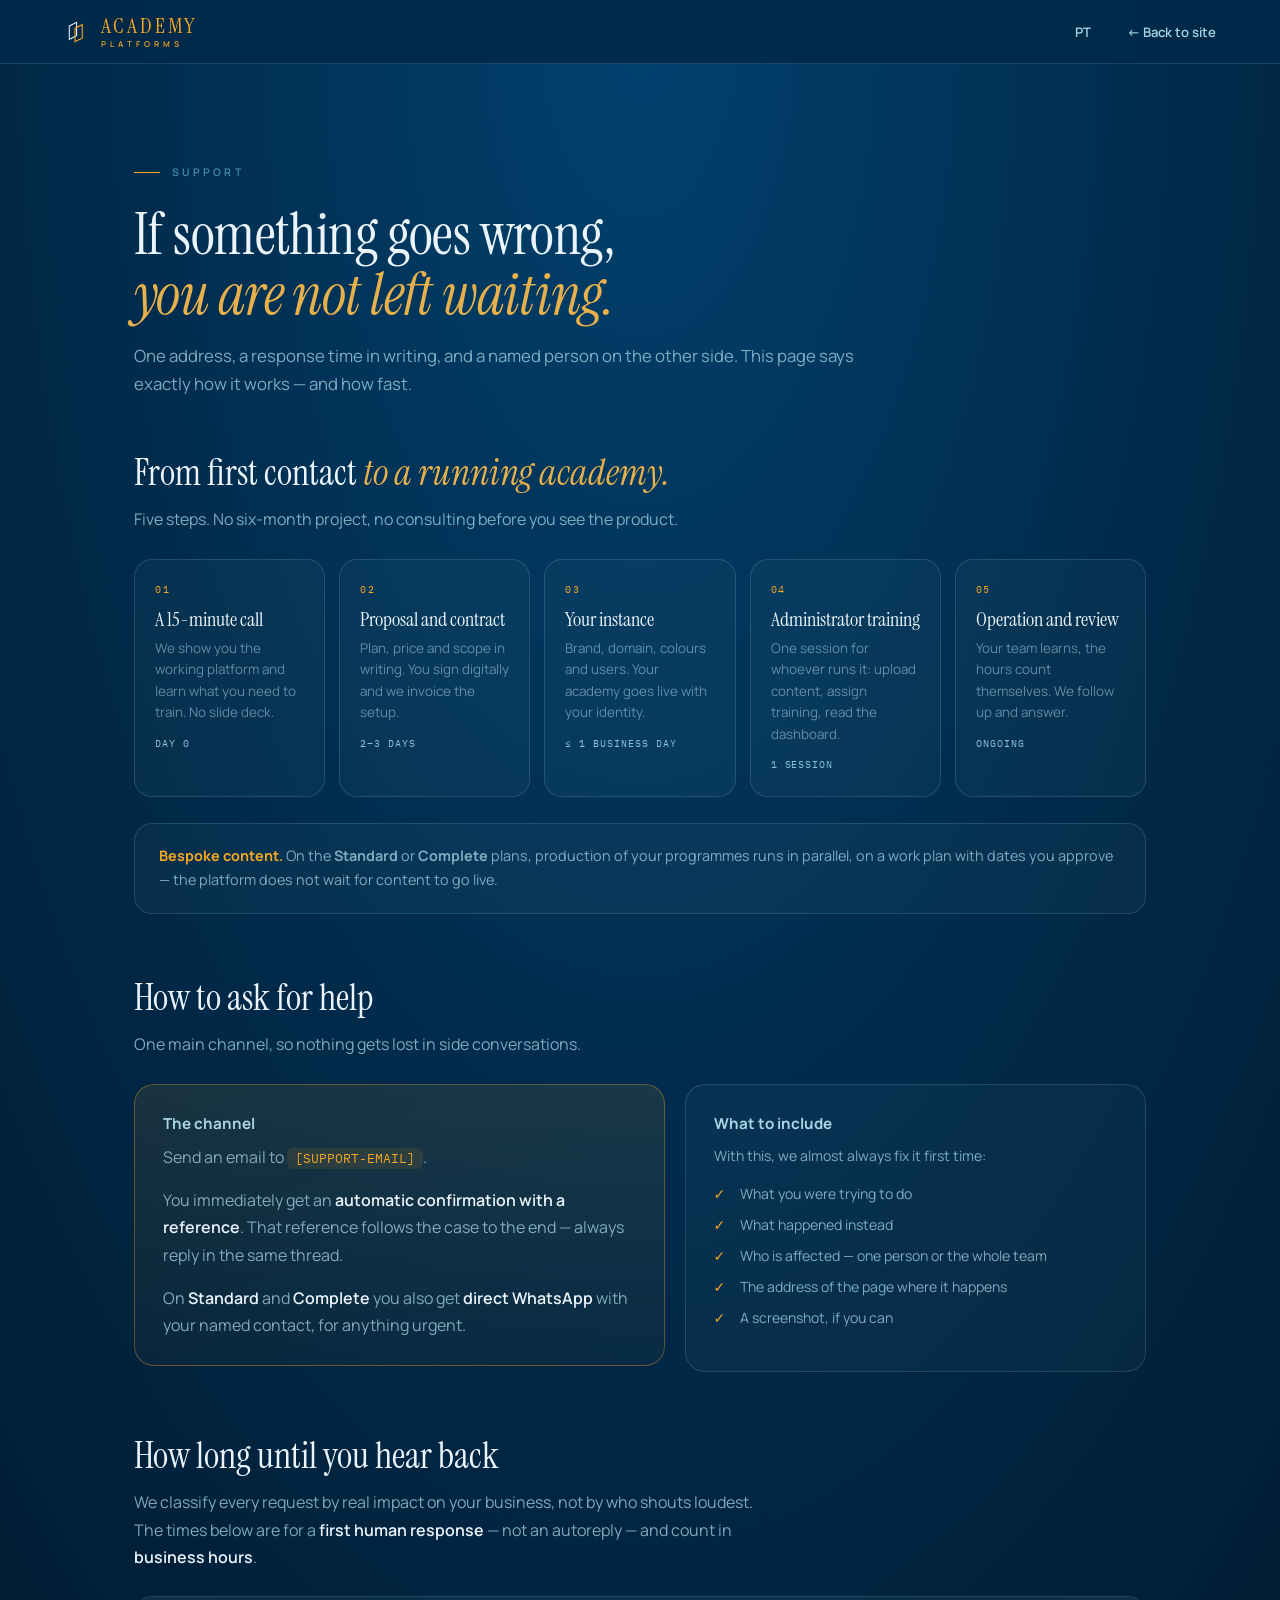
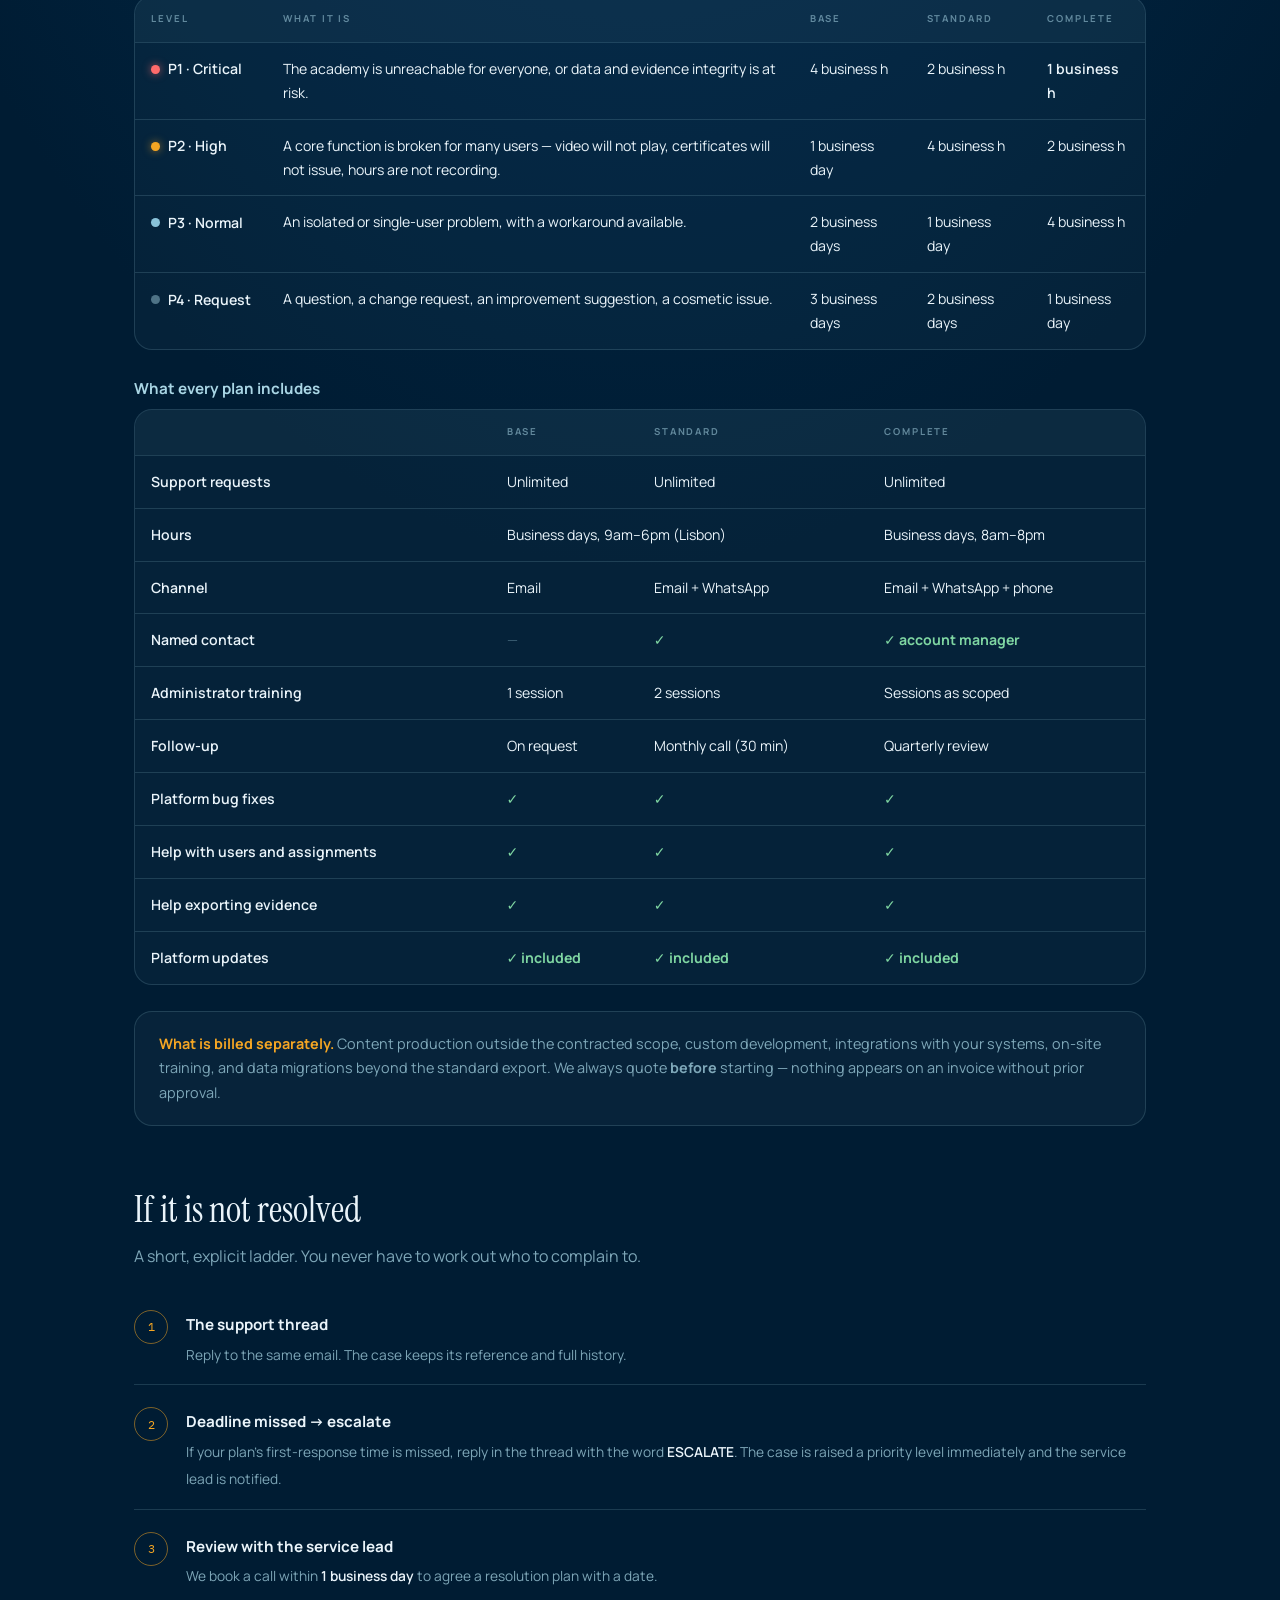
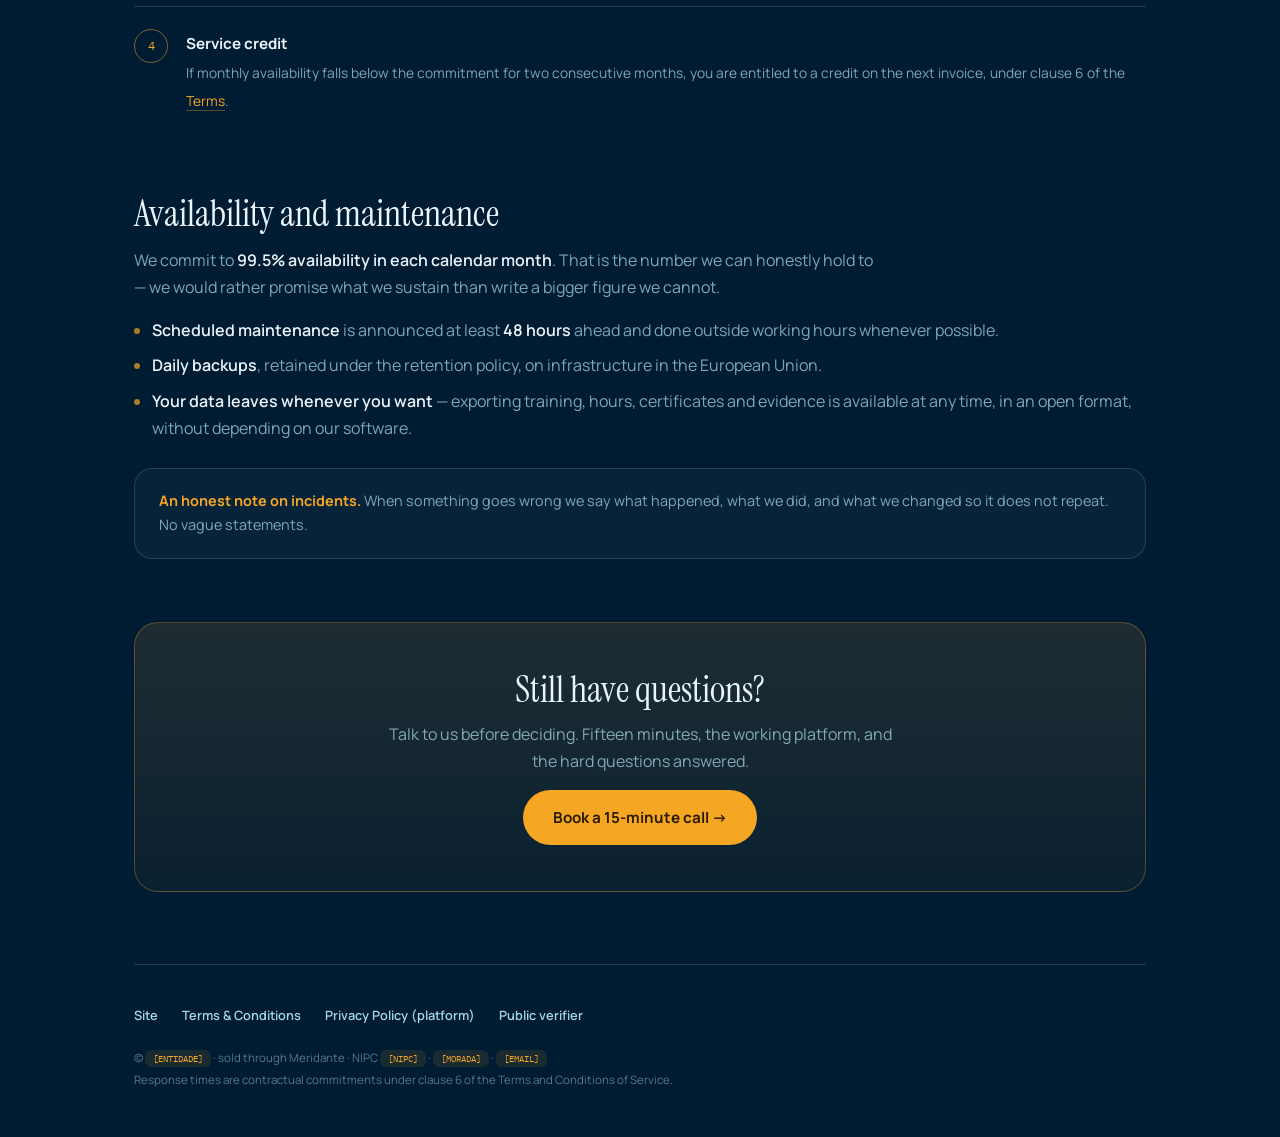
<file: collateral/site/support.html>
<!doctype html>
<html lang="en">
<head>
<meta charset="utf-8">
<meta name="viewport" content="width=device-width, initial-scale=1.0, viewport-fit=cover">
<title>Support & service levels — Academy Platforms</title>
<meta name="description" content="How the service works, how to ask for help, and how fast we answer. Academy Platforms service levels.">
<meta name="theme-color" content="#012A4A">
<link rel="apple-touch-icon" href="img/apple-touch-icon.png">
<link rel="preconnect" href="https://fonts.googleapis.com">
<link rel="preconnect" href="https://fonts.gstatic.com" crossorigin>
<link href="https://fonts.googleapis.com/css2?family=Instrument+Serif:ital@0;1&family=Manrope:wght@300;400;500;600;700&family=IBM+Plex+Mono:wght@400;500&display=swap" rel="stylesheet">
<style>
:root{
  --deep:#012A4A; --deep2:#013A63; --blue:#468FAF; --sky:#89C2D9; --sky2:#A9D6E5;
  --ivory:#EAF4FA; --gold:#F5A623; --gold2:#E8B04B; --green:#7fd6a2;
  --mut:rgba(169,214,229,.74); --dim:rgba(169,214,229,.55);
  --line:rgba(169,214,229,.16);
  --serif:'Instrument Serif',Georgia,serif; --sans:'Manrope',system-ui,sans-serif;
  --mono:'IBM Plex Mono',ui-monospace,monospace;
  --pad:clamp(22px,5vw,64px); --ease:cubic-bezier(.22,.8,.24,1);
}
*{box-sizing:border-box;margin:0;padding:0}
html{scroll-behavior:smooth}
body{font-family:var(--sans);background:var(--deep);color:var(--ivory);line-height:1.7;
  font-size:16px;-webkit-font-smoothing:antialiased;
  background:radial-gradient(ellipse 80% 50% at 50% 0%,#01426f 0%,#012A4A 55%,#001c33 100%)}
a{color:var(--gold);text-decoration:none;border-bottom:1px solid rgba(245,166,35,.35)}
a:hover{border-color:var(--gold)}
.wrap{max-width:1140px;margin:0 auto;padding-inline:var(--pad)}
.hero,.sub,section>p{max-width:none}

header{border-bottom:1px solid var(--line);position:sticky;top:0;z-index:20;
  background:rgba(1,42,74,.9);backdrop-filter:blur(14px)}
.nav{display:flex;align-items:center;gap:20px;padding:16px var(--pad);max-width:1300px;margin:0 auto}
.brand{display:flex;align-items:center;gap:11px;border:0}
.brand svg{width:26px;height:26px}
.brand .bt{font-family:var(--serif);font-size:1.4rem;letter-spacing:.13em;text-transform:uppercase;line-height:.9}
.brand .bt small{display:block;font-family:var(--sans);font-size:.5rem;font-weight:600;
  letter-spacing:.5em;color:var(--gold);text-transform:uppercase;margin-top:4px}
.nav .back{margin-left:auto;font-size:.82rem;font-weight:600;color:var(--sky2);border:0}

.hero{padding:clamp(56px,10vh,110px) 0 clamp(24px,4vh,44px);max-width:720px}
.eyebrow{font-size:.66rem;font-weight:600;letter-spacing:.3em;text-transform:uppercase;
  color:var(--blue);display:inline-flex;align-items:center;gap:1.1em}
.eyebrow::before{content:"";width:26px;height:1px;background:var(--gold)}
h1{font-family:var(--serif);font-size:clamp(2.4rem,6vw,3.6rem);line-height:1.04;
  font-weight:400;margin:.4em 0 .3em;letter-spacing:-.01em}
h1 em{font-style:italic;color:var(--gold2)}
.lead{font-size:1.05rem;color:var(--mut)}

section{margin-bottom:clamp(44px,7vh,76px);scroll-margin-top:90px}
section>p,.ladder li span{max-width:74ch}
h2{font-family:var(--serif);font-size:clamp(1.7rem,3.6vw,2.3rem);font-weight:400;line-height:1.12;margin-bottom:.35em}
h2 em{font-style:italic;color:var(--gold2)}
.sub{color:var(--mut);margin-bottom:1.6em;max-width:62ch}
h3{font-size:.95rem;font-weight:700;color:var(--sky2);margin:1.7em 0 .5em}
p{margin-bottom:1em;color:var(--mut)}
p strong,li strong,td strong{color:var(--ivory);font-weight:600}
ul,ol{margin:0 0 1.1em 1.15em;color:var(--mut)}
li{margin-bottom:.5em}
li::marker{color:rgba(245,166,35,.7)}
.ph{font-family:var(--mono);font-size:.82em;color:var(--gold);background:rgba(245,166,35,.1);
  padding:2px 8px;border-radius:6px;white-space:nowrap}

/* flow */
.flow{display:grid;grid-template-columns:repeat(5,1fr);gap:14px;margin-top:8px;counter-reset:f}
.step{border:1px solid var(--line);border-radius:18px;padding:22px 20px;background:rgba(169,214,229,.04);
  position:relative;transition:transform .4s var(--ease),border-color .4s}
.step:hover{transform:translateY(-4px);border-color:rgba(245,166,35,.4)}
.step .n{counter-increment:f;content:'';font-family:var(--mono);font-size:.62rem;color:var(--gold);
  letter-spacing:.16em;display:block;margin-bottom:10px}
.step .n::before{content:'0' counter(f)}
.step h4{font-family:var(--serif);font-size:1.22rem;font-weight:400;line-height:1.1;margin-bottom:8px}
.step p{font-size:.84rem;line-height:1.6;margin:0;color:var(--dim)}
.step .when{display:block;margin-top:12px;font-family:var(--mono);font-size:.6rem;
  letter-spacing:.1em;color:var(--sky);text-transform:uppercase}
@media(max-width:940px){.flow{grid-template-columns:repeat(2,1fr)}}
@media(max-width:520px){.flow{grid-template-columns:1fr}}

/* tables */
.tw{overflow-x:auto;-webkit-overflow-scrolling:touch;
  border:1px solid var(--line);border-radius:18px;background:rgba(169,214,229,.03)}
table{width:100%;border-collapse:collapse;font-size:.88rem;min-width:600px}
th,td{text-align:left;padding:14px 16px;border-bottom:1px solid var(--line);vertical-align:top}
tr:last-child td{border-bottom:0}
th{font-size:.6rem;font-weight:700;letter-spacing:.2em;text-transform:uppercase;color:var(--dim);
  background:rgba(169,214,229,.04)}
td:first-child{color:var(--ivory);font-weight:600}
.sev{display:inline-flex;align-items:center;gap:8px;white-space:nowrap}
.sev i{width:9px;height:9px;border-radius:50%;flex:none}
.p1 i{background:#ff6b6b;box-shadow:0 0 9px rgba(255,107,107,.7)}
.p2 i{background:var(--gold);box-shadow:0 0 9px rgba(245,166,35,.6)}
.p3 i{background:var(--sky)}
.p4 i{background:rgba(169,214,229,.45)}
.tick{color:var(--green);font-weight:700}
.dash{color:rgba(169,214,229,.35)}

/* report card */
.report{display:grid;grid-template-columns:1.15fr 1fr;gap:20px;align-items:start}
@media(max-width:820px){.report{grid-template-columns:1fr}}
.card{border:1px solid var(--line);border-radius:20px;padding:26px 28px;background:rgba(169,214,229,.04)}
.card.gold{border-color:rgba(245,166,35,.34);
  background:linear-gradient(180deg,rgba(245,166,35,.1),rgba(245,166,35,.03))}
.card h3{margin-top:0}
.card ol{margin-left:1.1em}
.chk{list-style:none;margin-left:0}
.chk li{position:relative;padding-left:26px}
.chk li::before{content:'✓';position:absolute;left:0;color:var(--gold);font-weight:800}

/* escalation ladder */
.ladder{list-style:none;margin:0;counter-reset:l}
.ladder li{counter-increment:l;position:relative;padding:16px 0 16px 52px;border-bottom:1px solid var(--line)}
.ladder li:last-child{border-bottom:0}
.ladder li::before{content:counter(l);position:absolute;left:0;top:14px;width:32px;height:32px;
  border-radius:50%;border:1px solid rgba(245,166,35,.5);color:var(--gold);
  font-family:var(--mono);font-size:.72rem;display:grid;place-items:center}
.ladder b{display:block;color:var(--ivory);font-size:.95rem;margin-bottom:3px}
.ladder span{font-size:.86rem;color:var(--mut)}

.note{margin-top:26px;padding:20px 24px;border-radius:18px;border:1px solid var(--line);
  background:rgba(169,214,229,.04);font-size:.9rem;color:var(--mut)}
.note b{color:var(--gold)}

.cta{margin-top:clamp(40px,6vh,70px);padding:clamp(30px,5vw,46px);border-radius:24px;text-align:center;
  background:linear-gradient(180deg,rgba(245,166,35,.12),rgba(245,166,35,.04));
  border:1px solid rgba(245,166,35,.3)}
.cta h2{margin-bottom:.3em}
.btn{display:inline-flex;align-items:center;gap:.8em;background:var(--gold);color:#2A1B02;
  font-weight:700;font-size:.95rem;padding:15px 30px;border-radius:99px;border:0;margin-top:14px}

footer{border-top:1px solid var(--line);margin-top:clamp(50px,8vh,90px);
  padding:40px 0 calc(46px + env(safe-area-inset-bottom));font-size:.8rem;color:var(--dim)}
.flinks{display:flex;gap:24px;flex-wrap:wrap;margin-bottom:20px}
.flinks a{color:var(--sky2);border:0;font-weight:600}
.flinks a:hover{color:var(--gold)}
.imprint{font-size:.72rem;line-height:1.9;color:rgba(169,214,229,.5)}
</style>
</head>
<body>

<header>
  <div class="nav">
    <a class="brand" href="./">
      <svg viewBox="0 0 64 64" fill="none" aria-hidden="true">
        <path d="M13 17 L31 8 V41 L13 50 Z" stroke="#EAF4FA" stroke-width="2.6"/>
        <path d="M27 23 L45 14 V47 L27 56 Z" stroke="#F5A623" stroke-width="2.6"/>
      </svg>
      <span class="bt">Academy<small>Platforms</small></span>
    </a>
    <a class="back" id="langlink" href="suporte.html" style="margin-left:auto">PT</a>
    <a class="back" href="./" style="margin-left:16px">← Back to site</a>
  </div>
</header>

<div class="wrap">

  <div class="hero">
    <span class="eyebrow">Support</span>
    <h1>If something goes wrong,<br><em>you are not left waiting.</em></h1>
    <p class="lead">One address, a response time in writing, and a named person on the other side.
    This page says exactly how it works — and how fast.</p>
  </div>

  <!-- ── SERVICE FLOW ── -->
  <section id="fluxo">
    <h2>From first contact <em>to a running academy.</em></h2>
    <p class="sub">Five steps. No six-month project, no consulting before you see the product.</p>
    <div class="flow">
      <div class="step"><span class="n"></span>
        <h4>A 15-minute call</h4>
        <p>We show you the working platform and learn what you need to train. No slide deck.</p>
        <span class="when">Day 0</span></div>
      <div class="step"><span class="n"></span>
        <h4>Proposal and contract</h4>
        <p>Plan, price and scope in writing. You sign digitally and we invoice the setup.</p>
        <span class="when">2–3 days</span></div>
      <div class="step"><span class="n"></span>
        <h4>Your instance</h4>
        <p>Brand, domain, colours and users. Your academy goes live with your identity.</p>
        <span class="when">≤ 1 business day</span></div>
      <div class="step"><span class="n"></span>
        <h4>Administrator training</h4>
        <p>One session for whoever runs it: upload content, assign training, read the dashboard.</p>
        <span class="when">1 session</span></div>
      <div class="step"><span class="n"></span>
        <h4>Operation and review</h4>
        <p>Your team learns, the hours count themselves. We follow up and answer.</p>
        <span class="when">Ongoing</span></div>
    </div>
    <div class="note">
      <b>Bespoke content.</b> On the <strong>Standard</strong> or <strong>Complete</strong> plans,
      production of your programmes runs in parallel, on a work plan with dates you approve —
      the platform does not wait for content to go live.
    </div>
  </section>

  <!-- ── HOW TO GET HELP ── -->
  <section id="pedir">
    <h2>How to ask for help</h2>
    <p class="sub">One main channel, so nothing gets lost in side conversations.</p>
    <div class="report">
      <div class="card gold">
        <h3>The channel</h3>
        <p>Send an email to <span class="ph">[SUPPORT-EMAIL]</span>.</p>
        <p>You immediately get an <strong>automatic confirmation with a reference</strong>.
        That reference follows the case to the end — always reply in the same thread.</p>
        <p style="margin-bottom:0">On <strong>Standard</strong> and <strong>Complete</strong> you also get
        <strong>direct WhatsApp</strong> with your named contact, for anything urgent.</p>
      </div>
      <div class="card">
        <h3>What to include</h3>
        <p style="font-size:.88rem">With this, we almost always fix it first time:</p>
        <ul class="chk" style="font-size:.88rem">
          <li>What you were trying to do</li>
          <li>What happened instead</li>
          <li>Who is affected — one person or the whole team</li>
          <li>The address of the page where it happens</li>
          <li>A screenshot, if you can</li>
        </ul>
      </div>
    </div>
  </section>

  <!-- ── SEVERITY + QUOTAS ── -->
  <section id="niveis">
    <h2>How long until you hear back</h2>
    <p class="sub">We classify every request by real impact on your business, not by who shouts loudest.
    The times below are for a <strong>first human response</strong> — not an autoreply —
    and count in <strong>business hours</strong>.</p>

    <div class="tw">
      <table>
        <thead>
          <tr><th>Level</th><th>What it is</th><th>Base</th><th>Standard</th><th>Complete</th></tr>
        </thead>
        <tbody>
          <tr>
            <td><span class="sev p1"><i></i>P1 · Critical</span></td>
            <td>The academy is unreachable for everyone, or data and evidence integrity is at risk.</td>
            <td>4 business h</td><td>2 business h</td><td><strong>1 business h</strong></td>
          </tr>
          <tr>
            <td><span class="sev p2"><i></i>P2 · High</span></td>
            <td>A core function is broken for many users — video will not play, certificates will not issue, hours are not recording.</td>
            <td>1 business day</td><td>4 business h</td><td>2 business h</td>
          </tr>
          <tr>
            <td><span class="sev p3"><i></i>P3 · Normal</span></td>
            <td>An isolated or single-user problem, with a workaround available.</td>
            <td>2 business days</td><td>1 business day</td><td>4 business h</td>
          </tr>
          <tr>
            <td><span class="sev p4"><i></i>P4 · Request</span></td>
            <td>A question, a change request, an improvement suggestion, a cosmetic issue.</td>
            <td>3 business days</td><td>2 business days</td><td>1 business day</td>
          </tr>
        </tbody>
      </table>
    </div>

    <h3>What every plan includes</h3>
    <div class="tw">
      <table>
        <thead>
          <tr><th>&nbsp;</th><th>Base</th><th>Standard</th><th>Complete</th></tr>
        </thead>
        <tbody>
          <tr><td>Support requests</td><td>Unlimited</td><td>Unlimited</td><td>Unlimited</td></tr>
          <tr><td>Hours</td><td colspan="2">Business days, 9am–6pm (Lisbon)</td><td>Business days, 8am–8pm</td></tr>
          <tr><td>Channel</td><td>Email</td><td>Email + WhatsApp</td><td>Email + WhatsApp + phone</td></tr>
          <tr><td>Named contact</td><td class="dash">—</td><td class="tick">✓</td><td class="tick">✓ account manager</td></tr>
          <tr><td>Administrator training</td><td>1 session</td><td>2 sessions</td><td>Sessions as scoped</td></tr>
          <tr><td>Follow-up</td><td>On request</td><td>Monthly call (30 min)</td><td>Quarterly review</td></tr>
          <tr><td>Platform bug fixes</td><td class="tick">✓</td><td class="tick">✓</td><td class="tick">✓</td></tr>
          <tr><td>Help with users and assignments</td><td class="tick">✓</td><td class="tick">✓</td><td class="tick">✓</td></tr>
          <tr><td>Help exporting evidence</td><td class="tick">✓</td><td class="tick">✓</td><td class="tick">✓</td></tr>
          <tr><td>Platform updates</td><td class="tick">✓ included</td><td class="tick">✓ included</td><td class="tick">✓ included</td></tr>
        </tbody>
      </table>
    </div>

    <div class="note">
      <b>What is billed separately.</b> Content production outside the contracted scope, custom
      development, integrations with your systems, on-site training, and data migrations beyond
      the standard export. We always quote <strong>before</strong> starting — nothing appears on
      an invoice without prior approval.
    </div>
  </section>

  <!-- ── ESCALATION ── -->
  <section id="escalar">
    <h2>If it is not resolved</h2>
    <p class="sub">A short, explicit ladder. You never have to work out who to complain to.</p>
    <ol class="ladder">
      <li><b>The support thread</b><span>Reply to the same email. The case keeps its reference and full history.</span></li>
      <li><b>Deadline missed → escalate</b><span>If your plan’s first-response time is missed, reply in the thread with the word <strong>ESCALATE</strong>. The case is raised a priority level immediately and the service lead is notified.</span></li>
      <li><b>Review with the service lead</b><span>We book a call within <strong>1 business day</strong> to agree a resolution plan with a date.</span></li>
      <li><b>Service credit</b><span>If monthly availability falls below the commitment for two consecutive months, you are entitled to a credit on the next invoice, under clause 6 of the <a href="terms.html">Terms</a>.</span></li>
    </ol>
  </section>

  <!-- ── AVAILABILITY ── -->
  <section id="disponibilidade">
    <h2>Availability and maintenance</h2>
    <p>We commit to <strong>99.5% availability in each calendar month</strong>. That is the number we
    can honestly hold to — we would rather promise what we sustain than write a bigger figure
    we cannot.</p>
    <ul>
      <li><strong>Scheduled maintenance</strong> is announced at least <strong>48 hours</strong> ahead and done outside working hours whenever possible.</li>
      <li><strong>Daily backups</strong>, retained under the retention policy, on infrastructure in the European Union.</li>
      <li><strong>Your data leaves whenever you want</strong> — exporting training, hours, certificates and evidence is available at any time, in an open format, without depending on our software.</li>
    </ul>
    <div class="note">
      <b>An honest note on incidents.</b> When something goes wrong we say what happened,
      what we did, and what we changed so it does not repeat. No vague statements.
    </div>
  </section>

  <div class="cta">
    <h2>Still have questions?</h2>
    <p style="max-width:52ch;margin:0 auto">Talk to us before deciding. Fifteen minutes, the working
    platform, and the hard questions answered.</p>
    <a class="btn" href="mailto:[SUPPORT-EMAIL]?subject=Sess%C3%A3o%20de%20estrat%C3%A9gia%20Academy%20Platforms">Book a 15-minute call →</a>
  </div>

  <footer>
    <div class="flinks">
      <a href="./">Site</a>
      <a href="terms.html">Terms & Conditions</a>
      <a href="https://academy.edenrise.com/privacy.html" target="_blank" rel="noopener">Privacy Policy (platform)</a>
      <a href="https://academy.edenrise.com/verify.html" target="_blank" rel="noopener">Public verifier</a>
    </div>
    <div class="imprint">
      © <span class="ph">[ENTIDADE]</span> · sold through Meridante · NIPC <span class="ph">[NIPC]</span> ·
      <span class="ph">[MORADA]</span> · <span class="ph">[EMAIL]</span><br>
      Response times are contractual commitments under clause 6 of the Terms and Conditions of Service.
    </div>
  </footer>
</div>

</body>
</html>
</file>
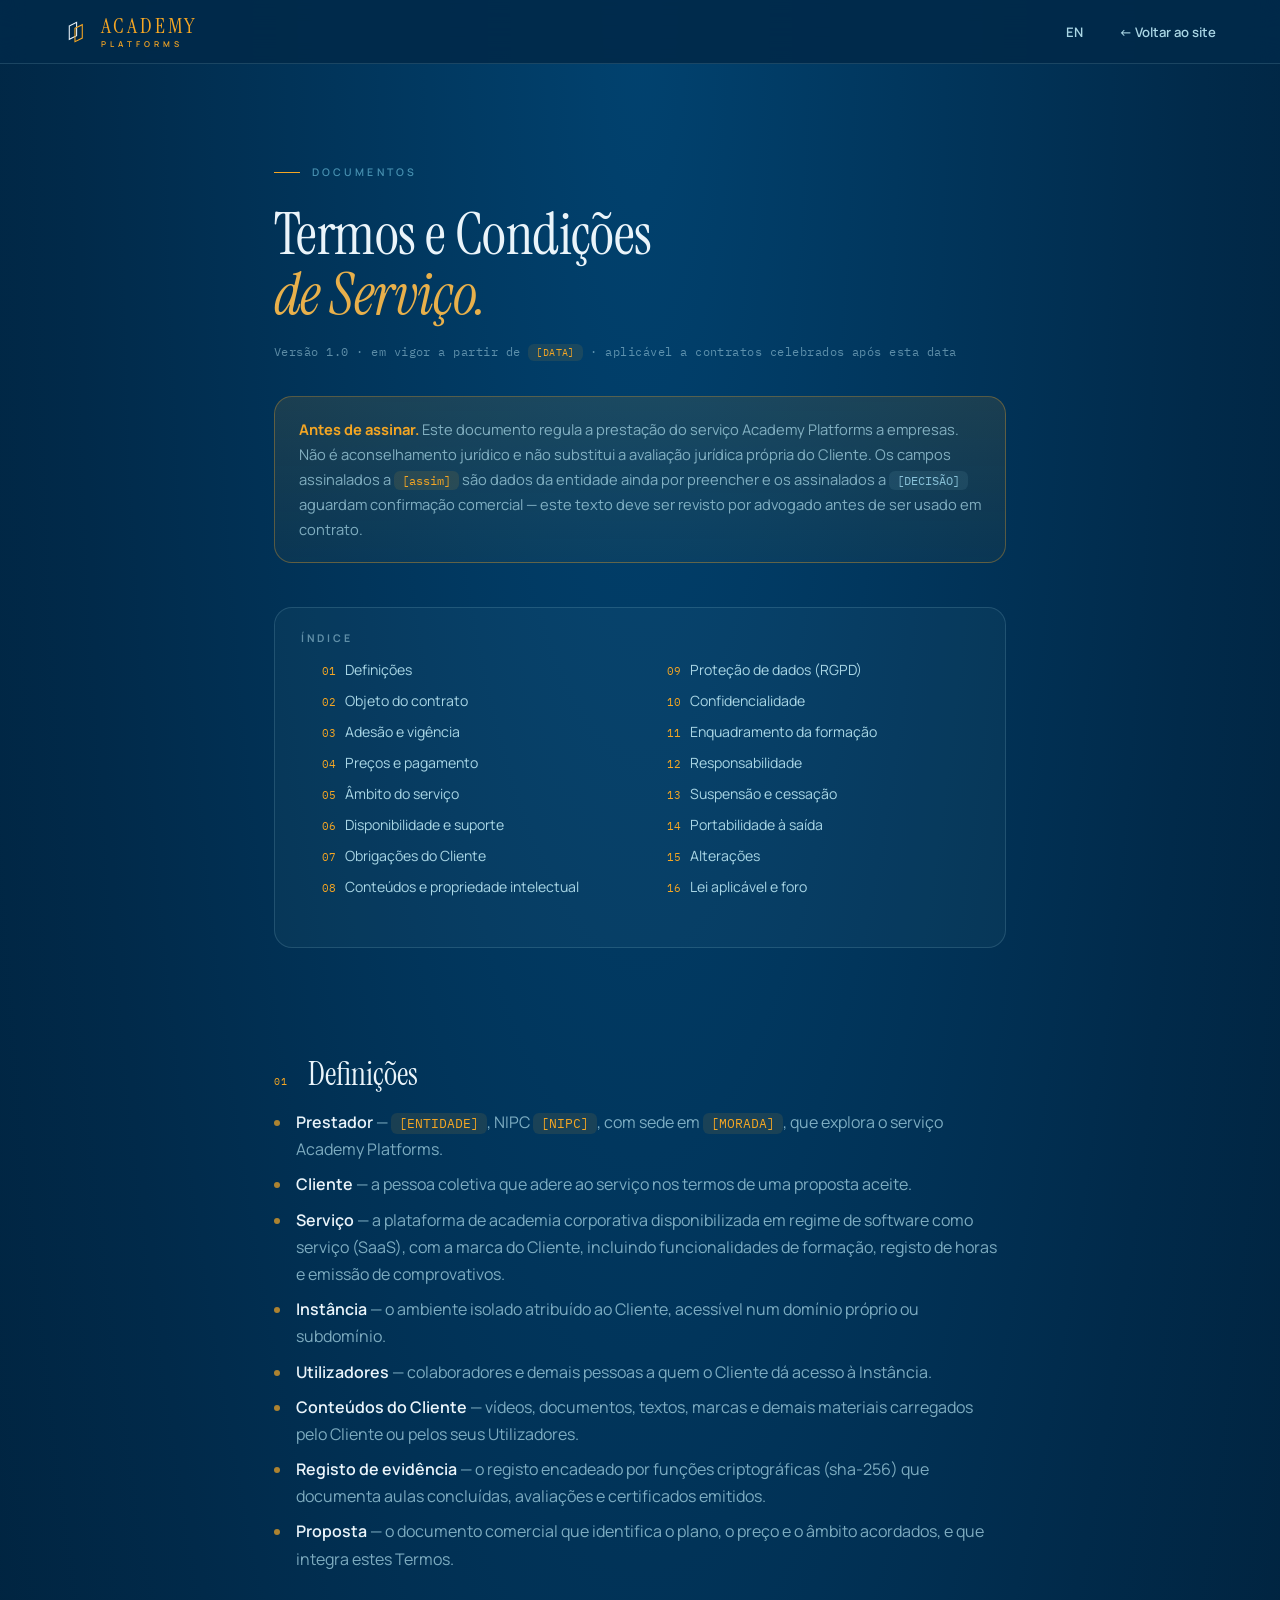
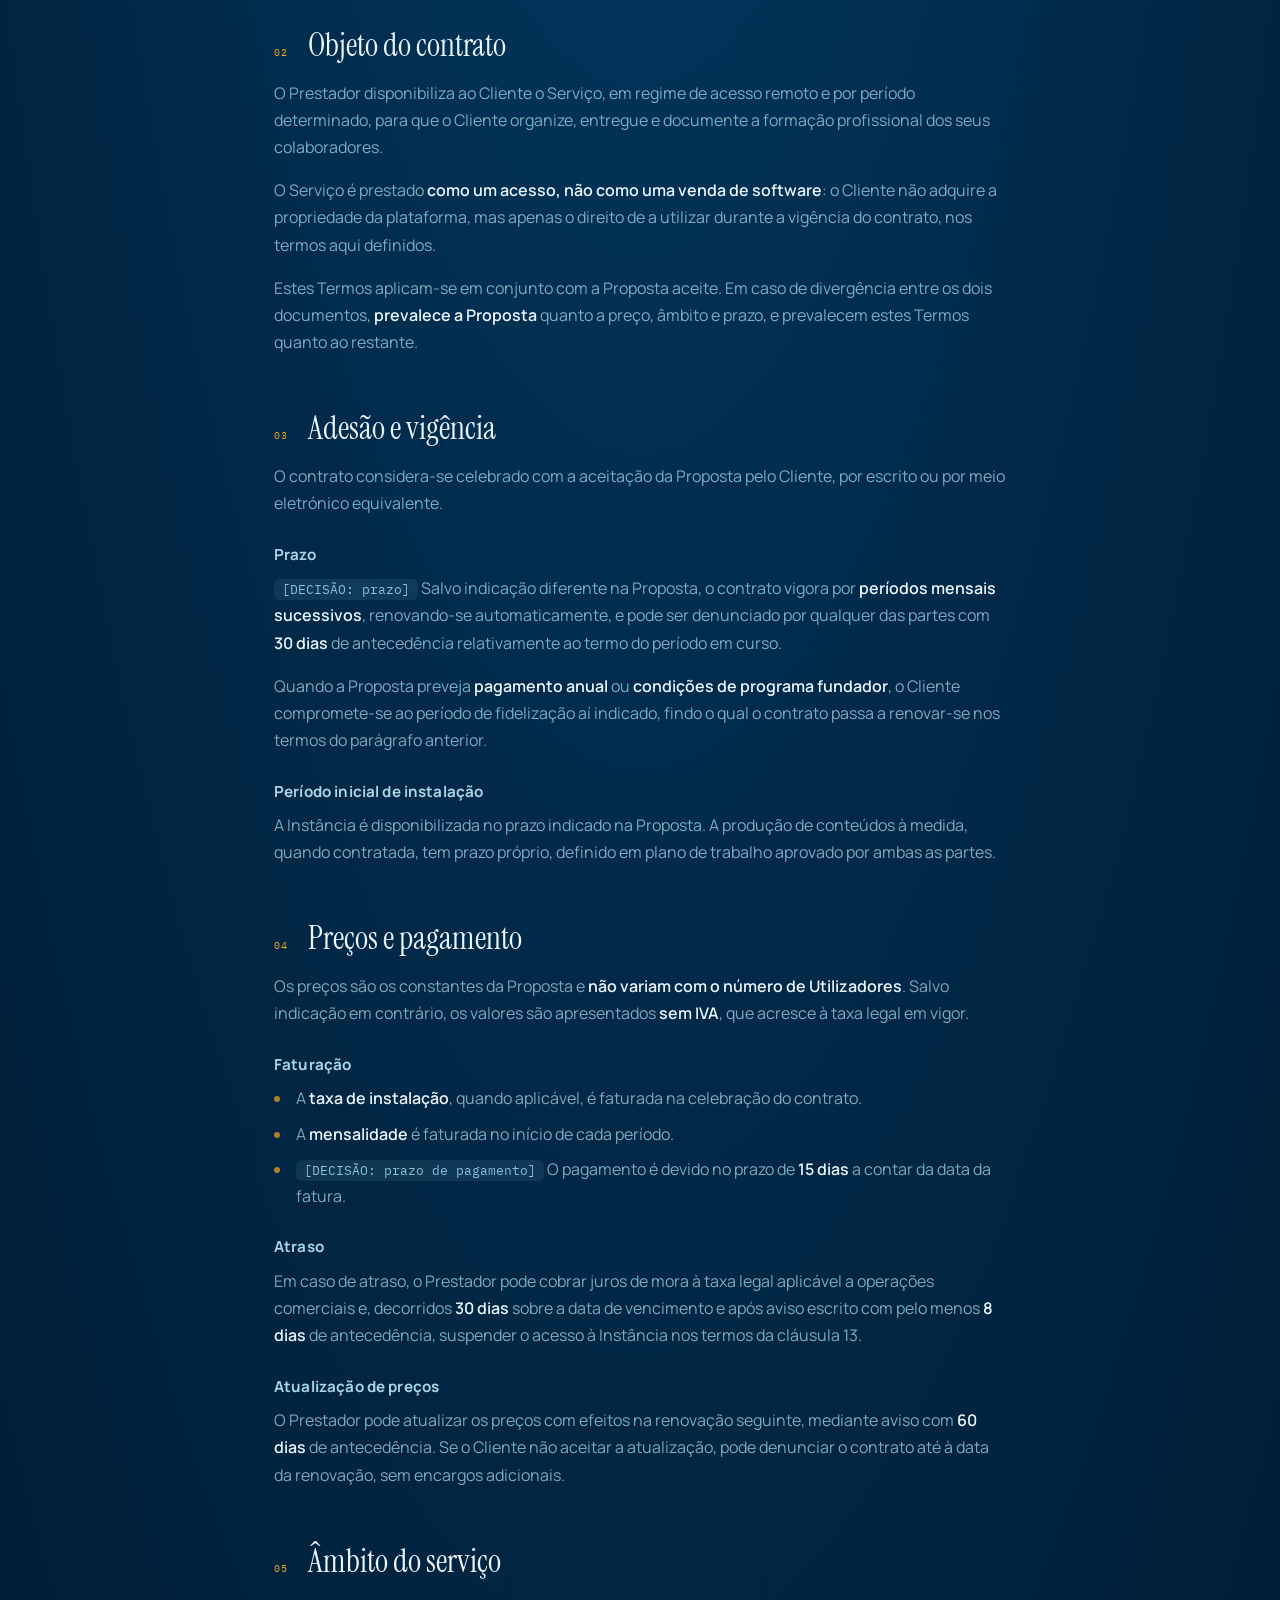
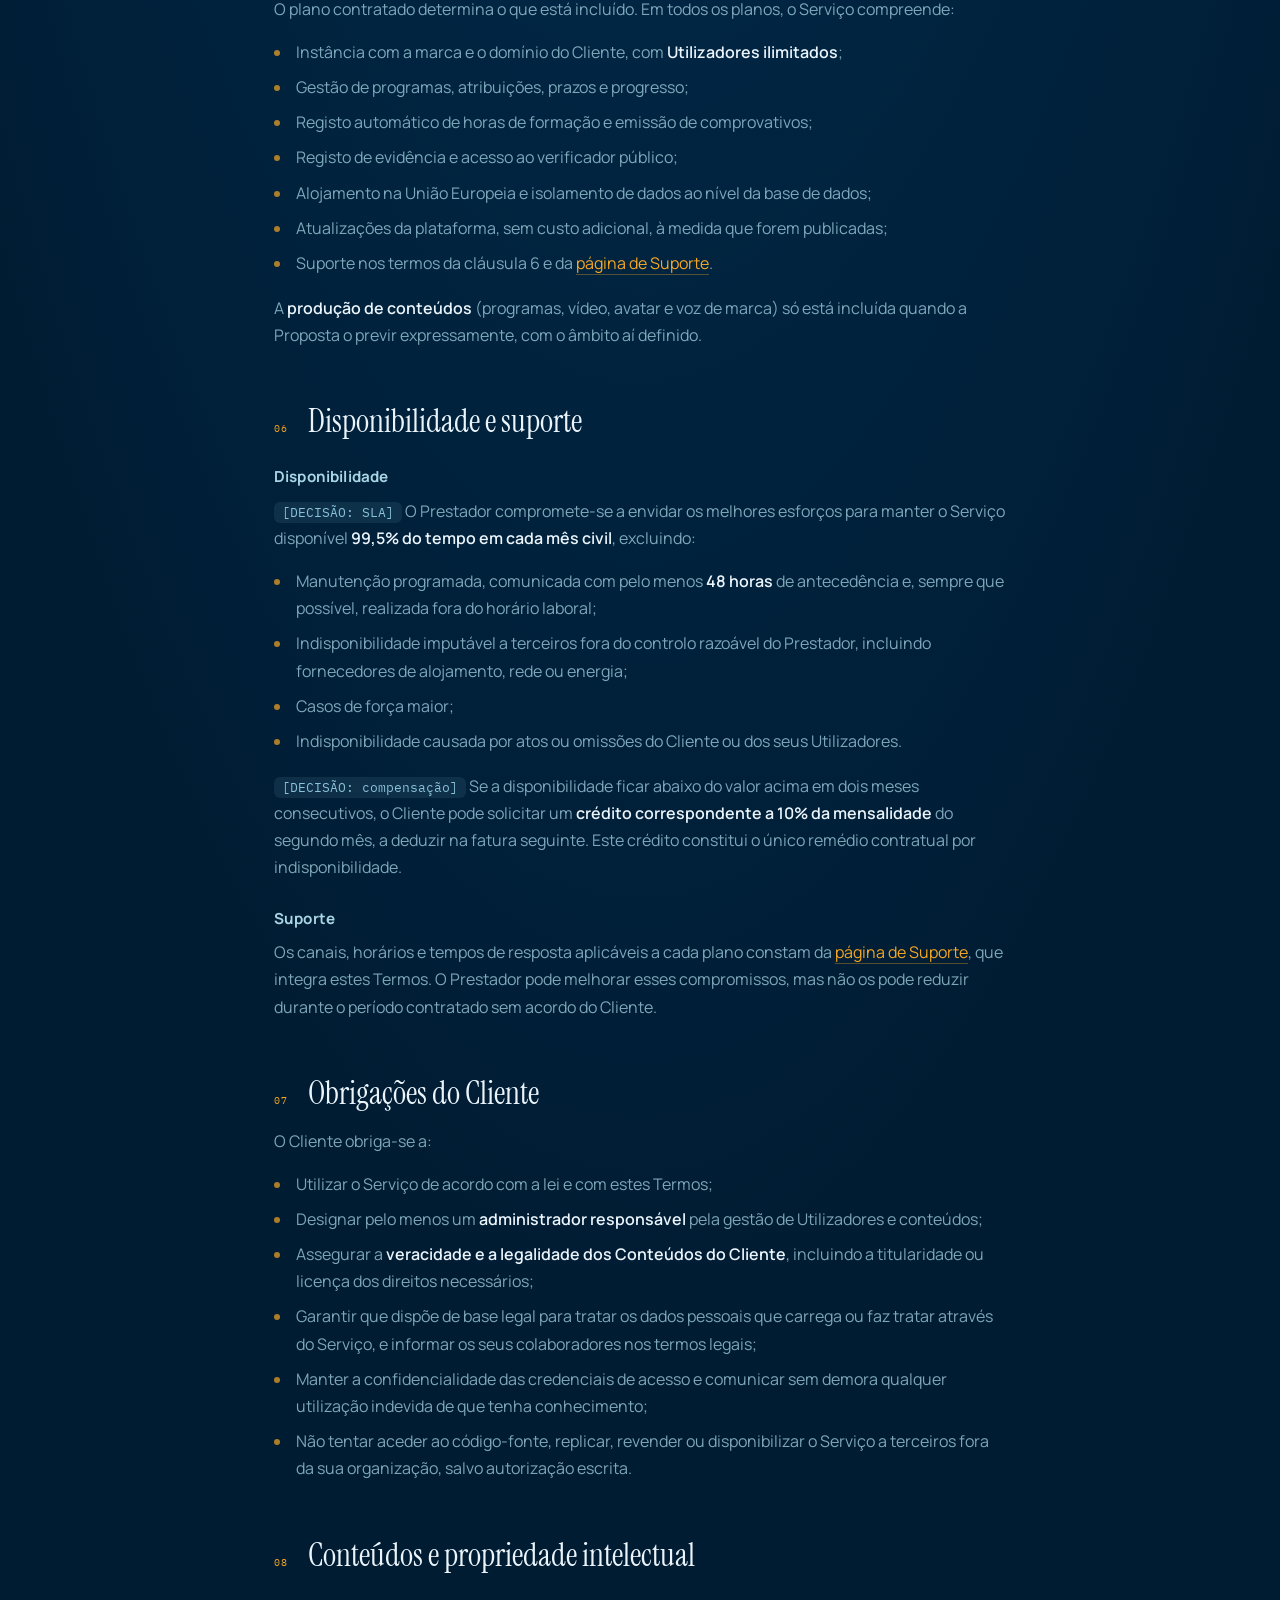
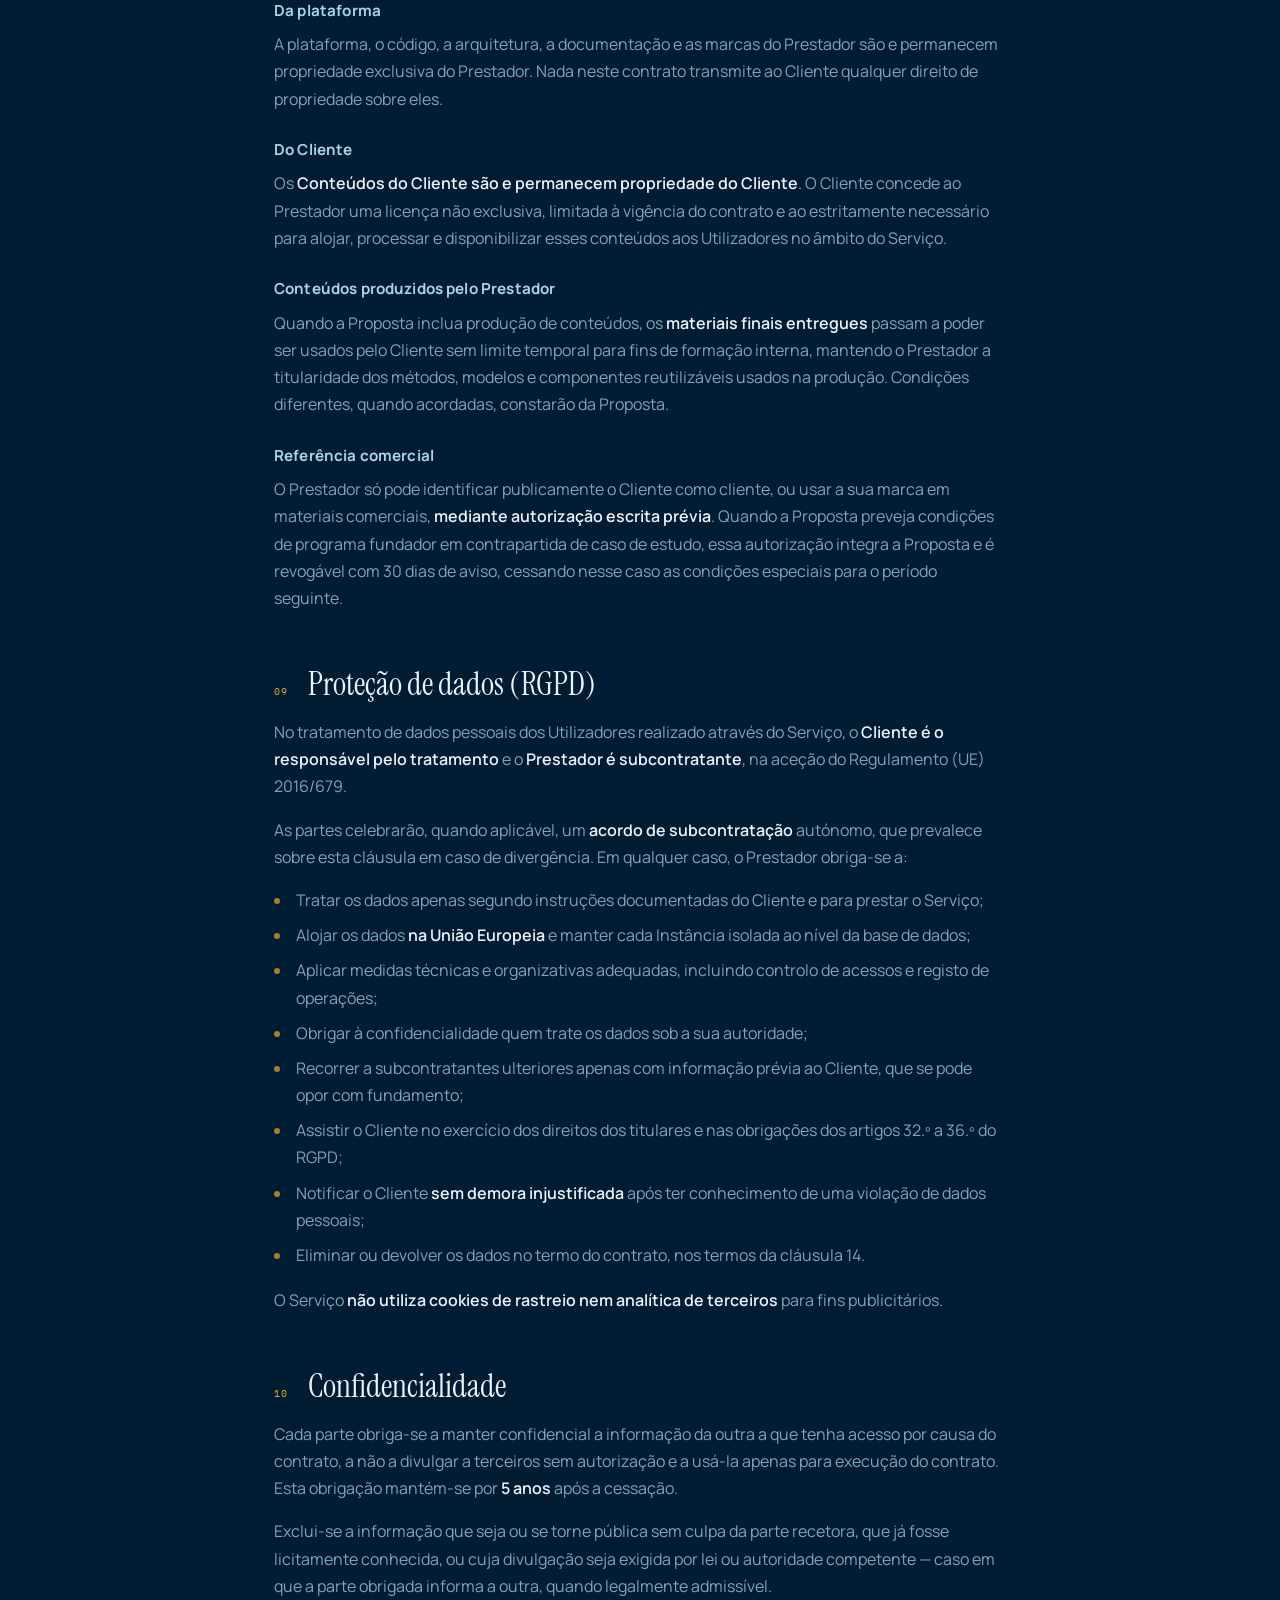
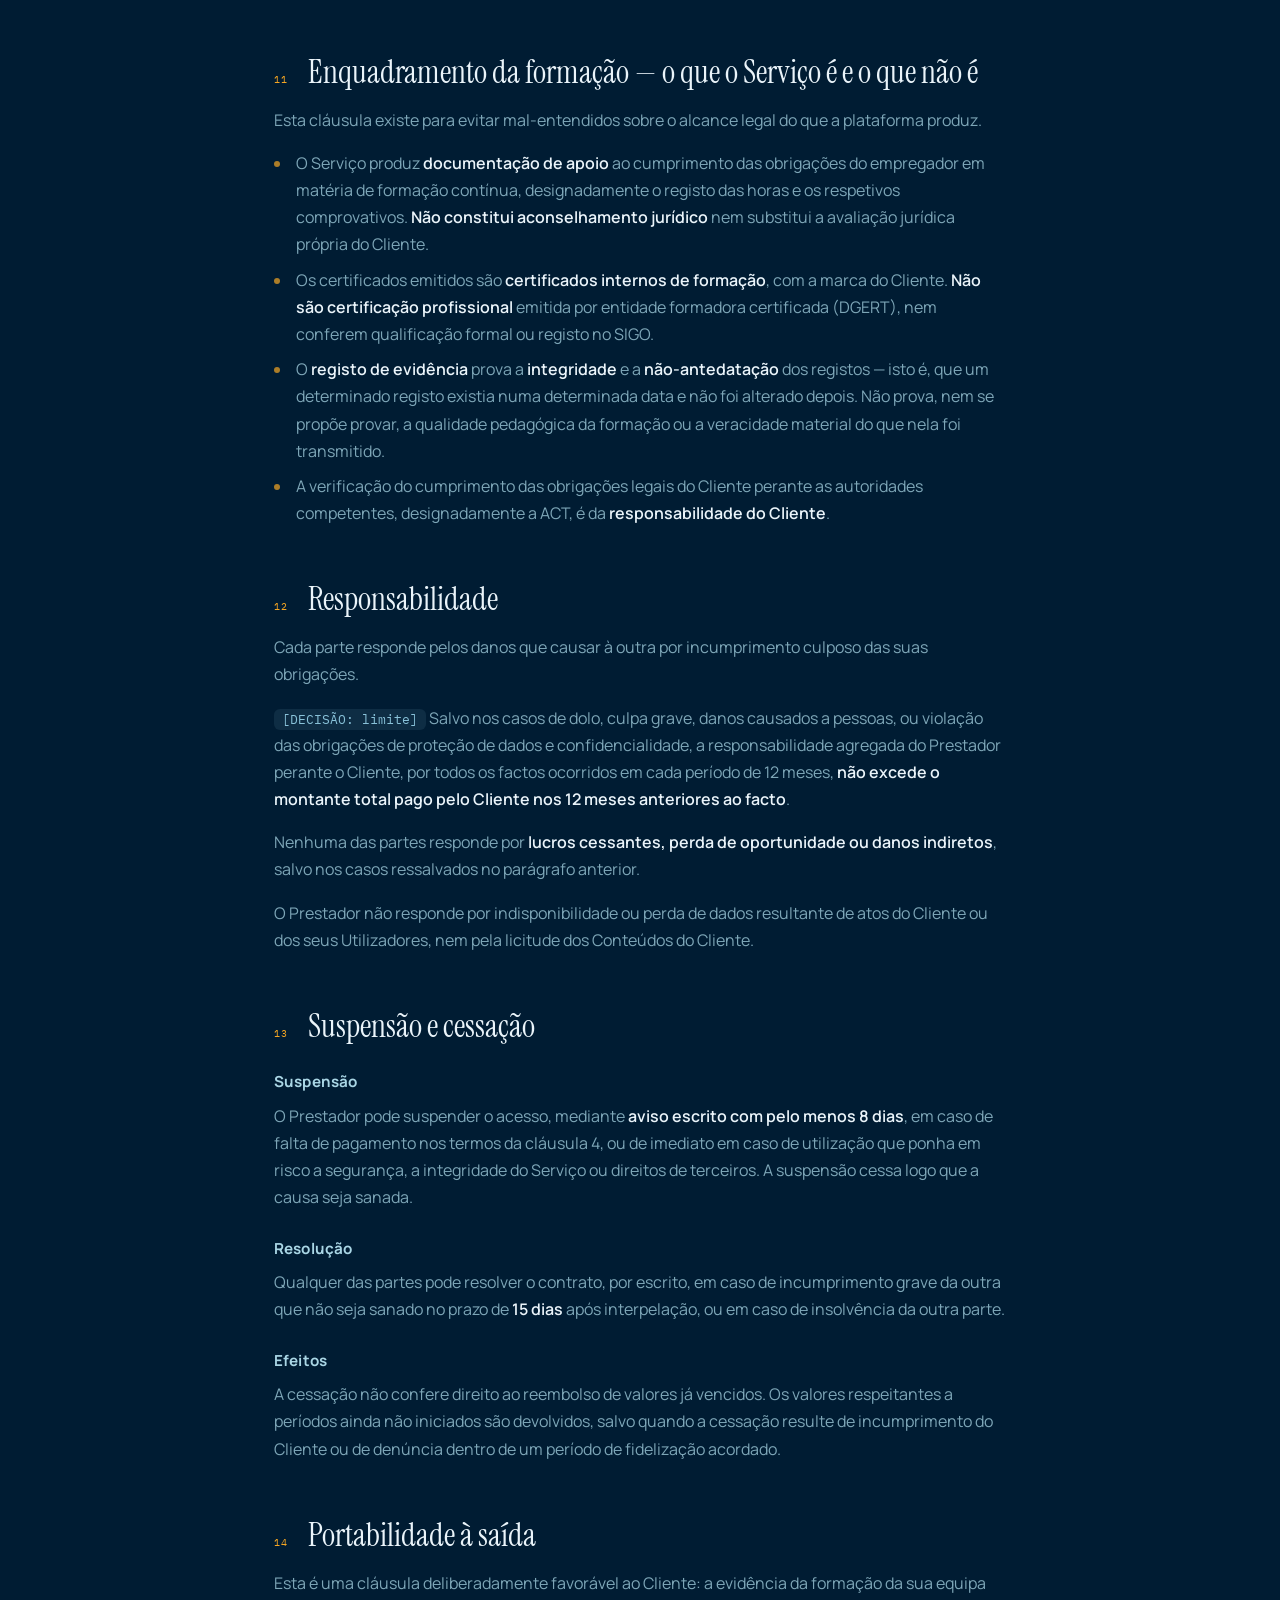
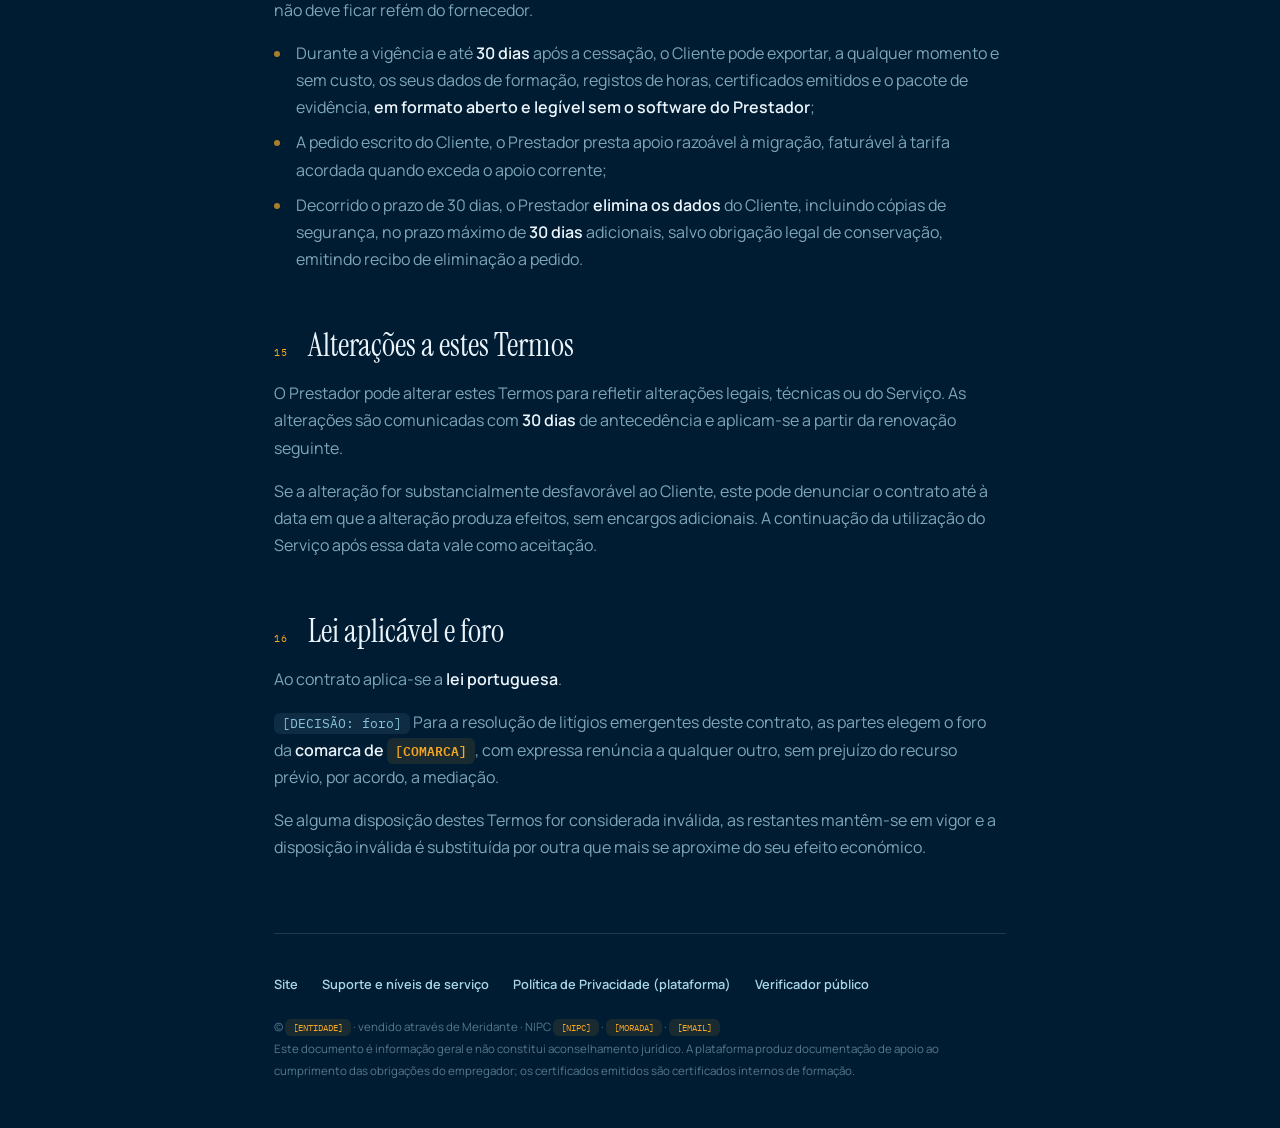
<file: collateral/site/termos.html>
<!doctype html>
<html lang="pt">
<head>
<meta charset="utf-8">
<meta name="viewport" content="width=device-width, initial-scale=1.0, viewport-fit=cover">
<title>Termos e Condições de Serviço — Academy Platforms</title>
<meta name="description" content="Termos e Condições de Serviço da Academy Platforms — infraestrutura de academias corporativas.">
<meta name="robots" content="index,follow">
<meta name="theme-color" content="#012A4A">
<link rel="apple-touch-icon" href="img/apple-touch-icon.png">
<link rel="preconnect" href="https://fonts.googleapis.com">
<link rel="preconnect" href="https://fonts.gstatic.com" crossorigin>
<link href="https://fonts.googleapis.com/css2?family=Instrument+Serif:ital@0;1&family=Manrope:wght@300;400;500;600;700&family=IBM+Plex+Mono:wght@400;500&display=swap" rel="stylesheet">
<style>
:root{
  --deep:#012A4A; --deep2:#013A63; --blue:#468FAF; --sky:#89C2D9; --sky2:#A9D6E5;
  --ivory:#EAF4FA; --gold:#F5A623; --gold2:#E8B04B;
  --mut:rgba(169,214,229,.74); --dim:rgba(169,214,229,.55);
  --line:rgba(169,214,229,.16);
  --serif:'Instrument Serif',Georgia,serif; --sans:'Manrope',system-ui,sans-serif;
  --mono:'IBM Plex Mono',ui-monospace,monospace;
  --pad:clamp(22px,5vw,64px); --ease:cubic-bezier(.22,.8,.24,1);
}
*{box-sizing:border-box;margin:0;padding:0}
html{scroll-behavior:smooth}
body{font-family:var(--sans);background:var(--deep);color:var(--ivory);line-height:1.7;
  font-size:16px;-webkit-font-smoothing:antialiased;
  background:radial-gradient(ellipse 80% 50% at 50% 0%,#01426f 0%,#012A4A 55%,#001c33 100%)}
a{color:var(--gold);text-decoration:none;border-bottom:1px solid rgba(245,166,35,.35)}
a:hover{border-color:var(--gold)}
.wrap{max-width:860px;margin:0 auto;padding-inline:var(--pad)}

header{border-bottom:1px solid var(--line);position:sticky;top:0;z-index:20;
  background:rgba(1,42,74,.9);backdrop-filter:blur(14px)}
.nav{display:flex;align-items:center;gap:20px;padding:16px var(--pad);max-width:1300px;margin:0 auto}
.brand{display:flex;align-items:center;gap:11px;border:0}
.brand svg{width:26px;height:26px}
.brand .bt{font-family:var(--serif);font-size:1.4rem;letter-spacing:.13em;text-transform:uppercase;line-height:.9}
.brand .bt small{display:block;font-family:var(--sans);font-size:.5rem;font-weight:600;
  letter-spacing:.5em;color:var(--gold);text-transform:uppercase;margin-top:4px}
.nav .back{margin-left:auto;font-size:.82rem;font-weight:600;color:var(--sky2);border:0}

.hero{padding:clamp(56px,10vh,110px) 0 clamp(30px,5vh,54px)}
.eyebrow{font-size:.66rem;font-weight:600;letter-spacing:.3em;text-transform:uppercase;
  color:var(--blue);display:inline-flex;align-items:center;gap:1.1em}
.eyebrow::before{content:"";width:26px;height:1px;background:var(--gold)}
h1{font-family:var(--serif);font-size:clamp(2.4rem,6vw,3.6rem);line-height:1.04;
  font-weight:400;margin:.4em 0 .3em;letter-spacing:-.01em}
h1 em{font-style:italic;color:var(--gold2)}
.meta{font-family:var(--mono);font-size:.74rem;color:var(--dim);letter-spacing:.04em}

.notice{margin:34px 0 0;padding:20px 24px;border-radius:18px;
  background:linear-gradient(180deg,rgba(245,166,35,.11),rgba(245,166,35,.04));
  border:1px solid rgba(245,166,35,.32);font-size:.92rem;color:var(--mut)}
.notice b{color:var(--gold)}

.toc{margin:44px 0 0;padding:24px 26px;border:1px solid var(--line);border-radius:18px;
  background:rgba(169,214,229,.04)}
.toc h2{font-family:var(--sans);font-size:.66rem;font-weight:700;letter-spacing:.26em;
  text-transform:uppercase;color:var(--dim);margin-bottom:14px}
.toc ol{list-style:none;counter-reset:t;columns:2;column-gap:30px}
.toc li{counter-increment:t;font-size:.88rem;margin-bottom:7px;break-inside:avoid}
.toc li::before{content:counter(t,decimal-leading-zero);font-family:var(--mono);font-size:.66rem;
  color:var(--gold);margin-right:9px}
.toc a{color:var(--sky2);border:0}
.toc a:hover{color:var(--gold)}
@media(max-width:620px){.toc ol{columns:1}}

main{padding:clamp(44px,7vh,80px) 0 0}
section{margin-bottom:clamp(38px,6vh,60px);scroll-margin-top:90px}
h2{font-family:var(--serif);font-size:clamp(1.5rem,3.2vw,2rem);font-weight:400;line-height:1.15;
  margin-bottom:.5em;display:flex;gap:.6em;align-items:baseline}
h2 .n{font-family:var(--mono);font-size:.62rem;color:var(--gold);letter-spacing:.14em;flex:none}
h3{font-size:.95rem;font-weight:700;color:var(--sky2);margin:1.6em 0 .5em;letter-spacing:.01em}
p{margin-bottom:1em;color:var(--mut)}
p strong,li strong{color:var(--ivory);font-weight:600}
ul,ol{margin:0 0 1.1em 1.15em;color:var(--mut)}
li{margin-bottom:.5em;padding-left:.2em}
li::marker{color:rgba(245,166,35,.7)}
.ph{font-family:var(--mono);font-size:.82em;color:var(--gold);background:rgba(245,166,35,.1);
  padding:2px 8px;border-radius:6px;white-space:nowrap}
.dec{font-family:var(--mono);font-size:.8em;color:var(--sky);background:rgba(137,194,217,.1);
  padding:2px 8px;border-radius:6px}

table{width:100%;border-collapse:collapse;margin:1.2em 0;font-size:.88rem}
th,td{text-align:left;padding:12px 14px;border-bottom:1px solid var(--line);vertical-align:top}
th{font-size:.62rem;font-weight:700;letter-spacing:.2em;text-transform:uppercase;color:var(--dim)}
td:first-child{color:var(--ivory);font-weight:600;white-space:nowrap}
.tw{overflow-x:auto;-webkit-overflow-scrolling:touch}

footer{border-top:1px solid var(--line);margin-top:clamp(50px,8vh,90px);
  padding:40px 0 calc(46px + env(safe-area-inset-bottom));font-size:.8rem;color:var(--dim)}
.flinks{display:flex;gap:24px;flex-wrap:wrap;margin-bottom:20px}
.flinks a{color:var(--sky2);border:0;font-weight:600}
.flinks a:hover{color:var(--gold)}
.imprint{font-size:.72rem;line-height:1.9;color:rgba(169,214,229,.5)}
</style>
</head>
<body>

<header>
  <div class="nav">
    <a class="brand" href="./">
      <svg viewBox="0 0 64 64" fill="none" aria-hidden="true">
        <path d="M13 17 L31 8 V41 L13 50 Z" stroke="#EAF4FA" stroke-width="2.6"/>
        <path d="M27 23 L45 14 V47 L27 56 Z" stroke="#F5A623" stroke-width="2.6"/>
      </svg>
      <span class="bt">Academy<small>Platforms</small></span>
    </a>
    <a class="back" id="langlink" href="terms.html" style="margin-left:auto">EN</a>
    <a class="back" href="./" style="margin-left:16px">← Voltar ao site</a>
  </div>
</header>

<div class="wrap">
  <div class="hero">
    <span class="eyebrow">Documentos</span>
    <h1>Termos e Condições<br><em>de Serviço.</em></h1>
    <div class="meta">Versão 1.0 · em vigor a partir de <span class="ph">[DATA]</span> · aplicável a contratos celebrados após esta data</div>

    <div class="notice">
      <b>Antes de assinar.</b> Este documento regula a prestação do serviço Academy Platforms a empresas.
      Não é aconselhamento jurídico e não substitui a avaliação jurídica própria do Cliente.
      Os campos assinalados a <span class="ph">[assim]</span> são dados da entidade ainda por preencher e
      os assinalados a <span class="dec">[DECISÃO]</span> aguardam confirmação comercial —
      este texto deve ser revisto por advogado antes de ser usado em contrato.
    </div>

    <nav class="toc">
      <h2>Índice</h2>
      <ol>
        <li><a href="#s1">Definições</a></li>
        <li><a href="#s2">Objeto do contrato</a></li>
        <li><a href="#s3">Adesão e vigência</a></li>
        <li><a href="#s4">Preços e pagamento</a></li>
        <li><a href="#s5">Âmbito do serviço</a></li>
        <li><a href="#s6">Disponibilidade e suporte</a></li>
        <li><a href="#s7">Obrigações do Cliente</a></li>
        <li><a href="#s8">Conteúdos e propriedade intelectual</a></li>
        <li><a href="#s9">Proteção de dados (RGPD)</a></li>
        <li><a href="#s10">Confidencialidade</a></li>
        <li><a href="#s11">Enquadramento da formação</a></li>
        <li><a href="#s12">Responsabilidade</a></li>
        <li><a href="#s13">Suspensão e cessação</a></li>
        <li><a href="#s14">Portabilidade à saída</a></li>
        <li><a href="#s15">Alterações</a></li>
        <li><a href="#s16">Lei aplicável e foro</a></li>
      </ol>
    </nav>
  </div>

  <main>

  <section id="s1">
    <h2><span class="n">01</span>Definições</h2>
    <ul>
      <li><strong>Prestador</strong> — <span class="ph">[ENTIDADE]</span>, NIPC <span class="ph">[NIPC]</span>, com sede em <span class="ph">[MORADA]</span>, que explora o serviço Academy Platforms.</li>
      <li><strong>Cliente</strong> — a pessoa coletiva que adere ao serviço nos termos de uma proposta aceite.</li>
      <li><strong>Serviço</strong> — a plataforma de academia corporativa disponibilizada em regime de software como serviço (SaaS), com a marca do Cliente, incluindo funcionalidades de formação, registo de horas e emissão de comprovativos.</li>
      <li><strong>Instância</strong> — o ambiente isolado atribuído ao Cliente, acessível num domínio próprio ou subdomínio.</li>
      <li><strong>Utilizadores</strong> — colaboradores e demais pessoas a quem o Cliente dá acesso à Instância.</li>
      <li><strong>Conteúdos do Cliente</strong> — vídeos, documentos, textos, marcas e demais materiais carregados pelo Cliente ou pelos seus Utilizadores.</li>
      <li><strong>Registo de evidência</strong> — o registo encadeado por funções criptográficas (sha-256) que documenta aulas concluídas, avaliações e certificados emitidos.</li>
      <li><strong>Proposta</strong> — o documento comercial que identifica o plano, o preço e o âmbito acordados, e que integra estes Termos.</li>
    </ul>
  </section>

  <section id="s2">
    <h2><span class="n">02</span>Objeto do contrato</h2>
    <p>O Prestador disponibiliza ao Cliente o Serviço, em regime de acesso remoto e por período determinado, para que o Cliente organize, entregue e documente a formação profissional dos seus colaboradores.</p>
    <p>O Serviço é prestado <strong>como um acesso, não como uma venda de software</strong>: o Cliente não adquire a propriedade da plataforma, mas apenas o direito de a utilizar durante a vigência do contrato, nos termos aqui definidos.</p>
    <p>Estes Termos aplicam-se em conjunto com a Proposta aceite. Em caso de divergência entre os dois documentos, <strong>prevalece a Proposta</strong> quanto a preço, âmbito e prazo, e prevalecem estes Termos quanto ao restante.</p>
  </section>

  <section id="s3">
    <h2><span class="n">03</span>Adesão e vigência</h2>
    <p>O contrato considera-se celebrado com a aceitação da Proposta pelo Cliente, por escrito ou por meio eletrónico equivalente.</p>
    <h3>Prazo</h3>
    <p><span class="dec">[DECISÃO: prazo]</span> Salvo indicação diferente na Proposta, o contrato vigora por <strong>períodos mensais sucessivos</strong>, renovando-se automaticamente, e pode ser denunciado por qualquer das partes com <strong>30 dias</strong> de antecedência relativamente ao termo do período em curso.</p>
    <p>Quando a Proposta preveja <strong>pagamento anual</strong> ou <strong>condições de programa fundador</strong>, o Cliente compromete-se ao período de fidelização aí indicado, findo o qual o contrato passa a renovar-se nos termos do parágrafo anterior.</p>
    <h3>Período inicial de instalação</h3>
    <p>A Instância é disponibilizada no prazo indicado na Proposta. A produção de conteúdos à medida, quando contratada, tem prazo próprio, definido em plano de trabalho aprovado por ambas as partes.</p>
  </section>

  <section id="s4">
    <h2><span class="n">04</span>Preços e pagamento</h2>
    <p>Os preços são os constantes da Proposta e <strong>não variam com o número de Utilizadores</strong>. Salvo indicação em contrário, os valores são apresentados <strong>sem IVA</strong>, que acresce à taxa legal em vigor.</p>
    <h3>Faturação</h3>
    <ul>
      <li>A <strong>taxa de instalação</strong>, quando aplicável, é faturada na celebração do contrato.</li>
      <li>A <strong>mensalidade</strong> é faturada no início de cada período.</li>
      <li><span class="dec">[DECISÃO: prazo de pagamento]</span> O pagamento é devido no prazo de <strong>15 dias</strong> a contar da data da fatura.</li>
    </ul>
    <h3>Atraso</h3>
    <p>Em caso de atraso, o Prestador pode cobrar juros de mora à taxa legal aplicável a operações comerciais e, decorridos <strong>30 dias</strong> sobre a data de vencimento e após aviso escrito com pelo menos <strong>8 dias</strong> de antecedência, suspender o acesso à Instância nos termos da cláusula 13.</p>
    <h3>Atualização de preços</h3>
    <p>O Prestador pode atualizar os preços com efeitos na renovação seguinte, mediante aviso com <strong>60 dias</strong> de antecedência. Se o Cliente não aceitar a atualização, pode denunciar o contrato até à data da renovação, sem encargos adicionais.</p>
  </section>

  <section id="s5">
    <h2><span class="n">05</span>Âmbito do serviço</h2>
    <p>O plano contratado determina o que está incluído. Em todos os planos, o Serviço compreende:</p>
    <ul>
      <li>Instância com a marca e o domínio do Cliente, com <strong>Utilizadores ilimitados</strong>;</li>
      <li>Gestão de programas, atribuições, prazos e progresso;</li>
      <li>Registo automático de horas de formação e emissão de comprovativos;</li>
      <li>Registo de evidência e acesso ao verificador público;</li>
      <li>Alojamento na União Europeia e isolamento de dados ao nível da base de dados;</li>
      <li>Atualizações da plataforma, sem custo adicional, à medida que forem publicadas;</li>
      <li>Suporte nos termos da cláusula 6 e da <a href="suporte.html">página de Suporte</a>.</li>
    </ul>
    <p>A <strong>produção de conteúdos</strong> (programas, vídeo, avatar e voz de marca) só está incluída quando a Proposta o previr expressamente, com o âmbito aí definido.</p>
  </section>

  <section id="s6">
    <h2><span class="n">06</span>Disponibilidade e suporte</h2>
    <h3>Disponibilidade</h3>
    <p><span class="dec">[DECISÃO: SLA]</span> O Prestador compromete-se a envidar os melhores esforços para manter o Serviço disponível <strong>99,5% do tempo em cada mês civil</strong>, excluindo:</p>
    <ul>
      <li>Manutenção programada, comunicada com pelo menos <strong>48 horas</strong> de antecedência e, sempre que possível, realizada fora do horário laboral;</li>
      <li>Indisponibilidade imputável a terceiros fora do controlo razoável do Prestador, incluindo fornecedores de alojamento, rede ou energia;</li>
      <li>Casos de força maior;</li>
      <li>Indisponibilidade causada por atos ou omissões do Cliente ou dos seus Utilizadores.</li>
    </ul>
    <p><span class="dec">[DECISÃO: compensação]</span> Se a disponibilidade ficar abaixo do valor acima em dois meses consecutivos, o Cliente pode solicitar um <strong>crédito correspondente a 10% da mensalidade</strong> do segundo mês, a deduzir na fatura seguinte. Este crédito constitui o único remédio contratual por indisponibilidade.</p>
    <h3>Suporte</h3>
    <p>Os canais, horários e tempos de resposta aplicáveis a cada plano constam da <a href="suporte.html">página de Suporte</a>, que integra estes Termos. O Prestador pode melhorar esses compromissos, mas não os pode reduzir durante o período contratado sem acordo do Cliente.</p>
  </section>

  <section id="s7">
    <h2><span class="n">07</span>Obrigações do Cliente</h2>
    <p>O Cliente obriga-se a:</p>
    <ul>
      <li>Utilizar o Serviço de acordo com a lei e com estes Termos;</li>
      <li>Designar pelo menos um <strong>administrador responsável</strong> pela gestão de Utilizadores e conteúdos;</li>
      <li>Assegurar a <strong>veracidade e a legalidade dos Conteúdos do Cliente</strong>, incluindo a titularidade ou licença dos direitos necessários;</li>
      <li>Garantir que dispõe de base legal para tratar os dados pessoais que carrega ou faz tratar através do Serviço, e informar os seus colaboradores nos termos legais;</li>
      <li>Manter a confidencialidade das credenciais de acesso e comunicar sem demora qualquer utilização indevida de que tenha conhecimento;</li>
      <li>Não tentar aceder ao código-fonte, replicar, revender ou disponibilizar o Serviço a terceiros fora da sua organização, salvo autorização escrita.</li>
    </ul>
  </section>

  <section id="s8">
    <h2><span class="n">08</span>Conteúdos e propriedade intelectual</h2>
    <h3>Da plataforma</h3>
    <p>A plataforma, o código, a arquitetura, a documentação e as marcas do Prestador são e permanecem propriedade exclusiva do Prestador. Nada neste contrato transmite ao Cliente qualquer direito de propriedade sobre eles.</p>
    <h3>Do Cliente</h3>
    <p>Os <strong>Conteúdos do Cliente são e permanecem propriedade do Cliente</strong>. O Cliente concede ao Prestador uma licença não exclusiva, limitada à vigência do contrato e ao estritamente necessário para alojar, processar e disponibilizar esses conteúdos aos Utilizadores no âmbito do Serviço.</p>
    <h3>Conteúdos produzidos pelo Prestador</h3>
    <p>Quando a Proposta inclua produção de conteúdos, os <strong>materiais finais entregues</strong> passam a poder ser usados pelo Cliente sem limite temporal para fins de formação interna, mantendo o Prestador a titularidade dos métodos, modelos e componentes reutilizáveis usados na produção. Condições diferentes, quando acordadas, constarão da Proposta.</p>
    <h3>Referência comercial</h3>
    <p>O Prestador só pode identificar publicamente o Cliente como cliente, ou usar a sua marca em materiais comerciais, <strong>mediante autorização escrita prévia</strong>. Quando a Proposta preveja condições de programa fundador em contrapartida de caso de estudo, essa autorização integra a Proposta e é revogável com 30 dias de aviso, cessando nesse caso as condições especiais para o período seguinte.</p>
  </section>

  <section id="s9">
    <h2><span class="n">09</span>Proteção de dados (RGPD)</h2>
    <p>No tratamento de dados pessoais dos Utilizadores realizado através do Serviço, o <strong>Cliente é o responsável pelo tratamento</strong> e o <strong>Prestador é subcontratante</strong>, na aceção do Regulamento (UE) 2016/679.</p>
    <p>As partes celebrarão, quando aplicável, um <strong>acordo de subcontratação</strong> autónomo, que prevalece sobre esta cláusula em caso de divergência. Em qualquer caso, o Prestador obriga-se a:</p>
    <ul>
      <li>Tratar os dados apenas segundo instruções documentadas do Cliente e para prestar o Serviço;</li>
      <li>Alojar os dados <strong>na União Europeia</strong> e manter cada Instância isolada ao nível da base de dados;</li>
      <li>Aplicar medidas técnicas e organizativas adequadas, incluindo controlo de acessos e registo de operações;</li>
      <li>Obrigar à confidencialidade quem trate os dados sob a sua autoridade;</li>
      <li>Recorrer a subcontratantes ulteriores apenas com informação prévia ao Cliente, que se pode opor com fundamento;</li>
      <li>Assistir o Cliente no exercício dos direitos dos titulares e nas obrigações dos artigos 32.º a 36.º do RGPD;</li>
      <li>Notificar o Cliente <strong>sem demora injustificada</strong> após ter conhecimento de uma violação de dados pessoais;</li>
      <li>Eliminar ou devolver os dados no termo do contrato, nos termos da cláusula 14.</li>
    </ul>
    <p>O Serviço <strong>não utiliza cookies de rastreio nem analítica de terceiros</strong> para fins publicitários.</p>
  </section>

  <section id="s10">
    <h2><span class="n">10</span>Confidencialidade</h2>
    <p>Cada parte obriga-se a manter confidencial a informação da outra a que tenha acesso por causa do contrato, a não a divulgar a terceiros sem autorização e a usá-la apenas para execução do contrato. Esta obrigação mantém-se por <strong>5 anos</strong> após a cessação.</p>
    <p>Exclui-se a informação que seja ou se torne pública sem culpa da parte recetora, que já fosse licitamente conhecida, ou cuja divulgação seja exigida por lei ou autoridade competente — caso em que a parte obrigada informa a outra, quando legalmente admissível.</p>
  </section>

  <section id="s11">
    <h2><span class="n">11</span>Enquadramento da formação — o que o Serviço é e o que não é</h2>
    <p>Esta cláusula existe para evitar mal-entendidos sobre o alcance legal do que a plataforma produz.</p>
    <ul>
      <li>O Serviço produz <strong>documentação de apoio</strong> ao cumprimento das obrigações do empregador em matéria de formação contínua, designadamente o registo das horas e os respetivos comprovativos. <strong>Não constitui aconselhamento jurídico</strong> nem substitui a avaliação jurídica própria do Cliente.</li>
      <li>Os certificados emitidos são <strong>certificados internos de formação</strong>, com a marca do Cliente. <strong>Não são certificação profissional</strong> emitida por entidade formadora certificada (DGERT), nem conferem qualificação formal ou registo no SIGO.</li>
      <li>O <strong>registo de evidência</strong> prova a <strong>integridade</strong> e a <strong>não-antedatação</strong> dos registos — isto é, que um determinado registo existia numa determinada data e não foi alterado depois. Não prova, nem se propõe provar, a qualidade pedagógica da formação ou a veracidade material do que nela foi transmitido.</li>
      <li>A verificação do cumprimento das obrigações legais do Cliente perante as autoridades competentes, designadamente a ACT, é da <strong>responsabilidade do Cliente</strong>.</li>
    </ul>
  </section>

  <section id="s12">
    <h2><span class="n">12</span>Responsabilidade</h2>
    <p>Cada parte responde pelos danos que causar à outra por incumprimento culposo das suas obrigações.</p>
    <p><span class="dec">[DECISÃO: limite]</span> Salvo nos casos de dolo, culpa grave, danos causados a pessoas, ou violação das obrigações de proteção de dados e confidencialidade, a responsabilidade agregada do Prestador perante o Cliente, por todos os factos ocorridos em cada período de 12 meses, <strong>não excede o montante total pago pelo Cliente nos 12 meses anteriores ao facto</strong>.</p>
    <p>Nenhuma das partes responde por <strong>lucros cessantes, perda de oportunidade ou danos indiretos</strong>, salvo nos casos ressalvados no parágrafo anterior.</p>
    <p>O Prestador não responde por indisponibilidade ou perda de dados resultante de atos do Cliente ou dos seus Utilizadores, nem pela licitude dos Conteúdos do Cliente.</p>
  </section>

  <section id="s13">
    <h2><span class="n">13</span>Suspensão e cessação</h2>
    <h3>Suspensão</h3>
    <p>O Prestador pode suspender o acesso, mediante <strong>aviso escrito com pelo menos 8 dias</strong>, em caso de falta de pagamento nos termos da cláusula 4, ou de imediato em caso de utilização que ponha em risco a segurança, a integridade do Serviço ou direitos de terceiros. A suspensão cessa logo que a causa seja sanada.</p>
    <h3>Resolução</h3>
    <p>Qualquer das partes pode resolver o contrato, por escrito, em caso de incumprimento grave da outra que não seja sanado no prazo de <strong>15 dias</strong> após interpelação, ou em caso de insolvência da outra parte.</p>
    <h3>Efeitos</h3>
    <p>A cessação não confere direito ao reembolso de valores já vencidos. Os valores respeitantes a períodos ainda não iniciados são devolvidos, salvo quando a cessação resulte de incumprimento do Cliente ou de denúncia dentro de um período de fidelização acordado.</p>
  </section>

  <section id="s14">
    <h2><span class="n">14</span>Portabilidade à saída</h2>
    <p>Esta é uma cláusula deliberadamente favorável ao Cliente: a evidência da formação da sua equipa não deve ficar refém do fornecedor.</p>
    <ul>
      <li>Durante a vigência e até <strong>30 dias</strong> após a cessação, o Cliente pode exportar, a qualquer momento e sem custo, os seus dados de formação, registos de horas, certificados emitidos e o pacote de evidência, <strong>em formato aberto e legível sem o software do Prestador</strong>;</li>
      <li>A pedido escrito do Cliente, o Prestador presta apoio razoável à migração, faturável à tarifa acordada quando exceda o apoio corrente;</li>
      <li>Decorrido o prazo de 30 dias, o Prestador <strong>elimina os dados</strong> do Cliente, incluindo cópias de segurança, no prazo máximo de <strong>30 dias</strong> adicionais, salvo obrigação legal de conservação, emitindo recibo de eliminação a pedido.</li>
    </ul>
  </section>

  <section id="s15">
    <h2><span class="n">15</span>Alterações a estes Termos</h2>
    <p>O Prestador pode alterar estes Termos para refletir alterações legais, técnicas ou do Serviço. As alterações são comunicadas com <strong>30 dias</strong> de antecedência e aplicam-se a partir da renovação seguinte.</p>
    <p>Se a alteração for substancialmente desfavorável ao Cliente, este pode denunciar o contrato até à data em que a alteração produza efeitos, sem encargos adicionais. A continuação da utilização do Serviço após essa data vale como aceitação.</p>
  </section>

  <section id="s16">
    <h2><span class="n">16</span>Lei aplicável e foro</h2>
    <p>Ao contrato aplica-se a <strong>lei portuguesa</strong>.</p>
    <p><span class="dec">[DECISÃO: foro]</span> Para a resolução de litígios emergentes deste contrato, as partes elegem o foro da <strong>comarca de <span class="ph">[COMARCA]</span></strong>, com expressa renúncia a qualquer outro, sem prejuízo do recurso prévio, por acordo, a mediação.</p>
    <p>Se alguma disposição destes Termos for considerada inválida, as restantes mantêm-se em vigor e a disposição inválida é substituída por outra que mais se aproxime do seu efeito económico.</p>
  </section>

  </main>

  <footer>
    <div class="flinks">
      <a href="./">Site</a>
      <a href="suporte.html">Suporte e níveis de serviço</a>
      <a href="https://academy.edenrise.com/privacy.html" target="_blank" rel="noopener">Política de Privacidade (plataforma)</a>
      <a href="https://academy.edenrise.com/verify.html" target="_blank" rel="noopener">Verificador público</a>
    </div>
    <div class="imprint">
      © <span class="ph">[ENTIDADE]</span> · vendido através de Meridante · NIPC <span class="ph">[NIPC]</span> ·
      <span class="ph">[MORADA]</span> · <span class="ph">[EMAIL]</span><br>
      Este documento é informação geral e não constitui aconselhamento jurídico. A plataforma produz documentação
      de apoio ao cumprimento das obrigações do empregador; os certificados emitidos são certificados internos de formação.
    </div>
  </footer>
</div>

</body>
</html>
</file>
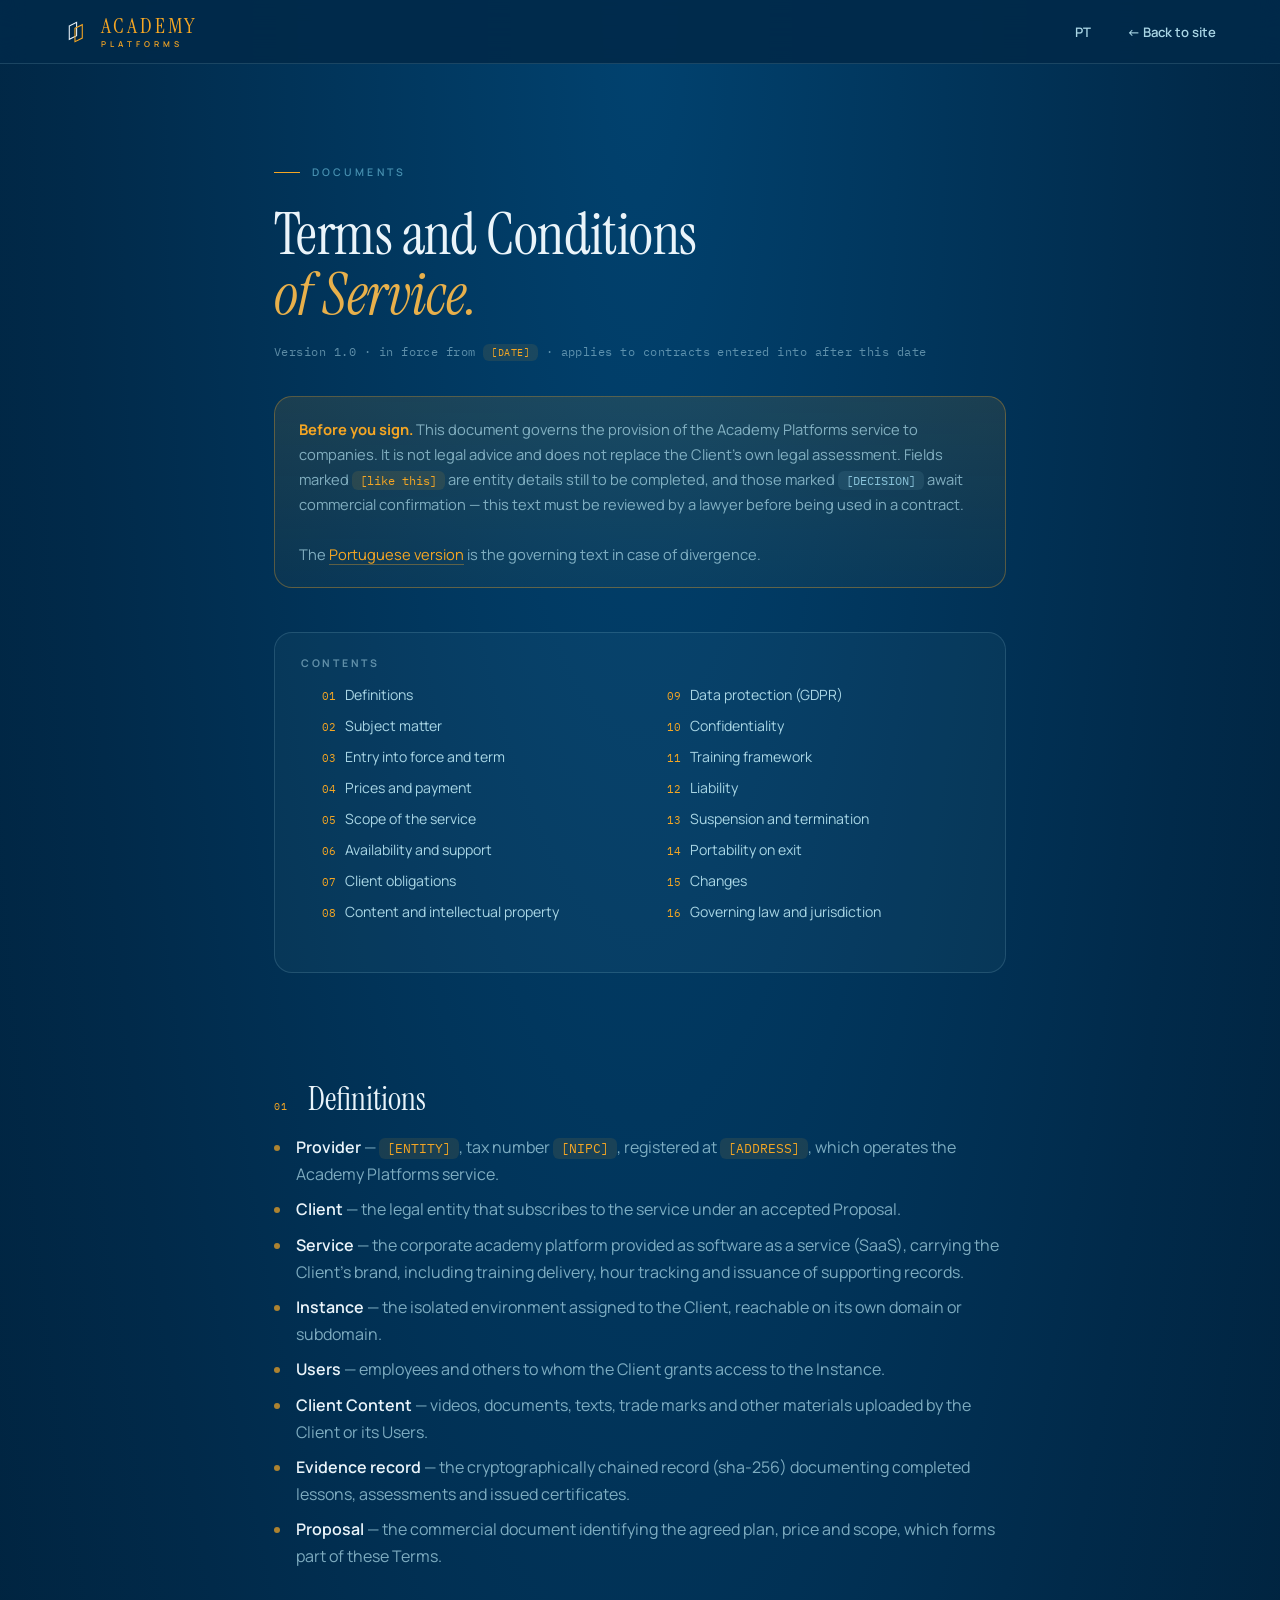
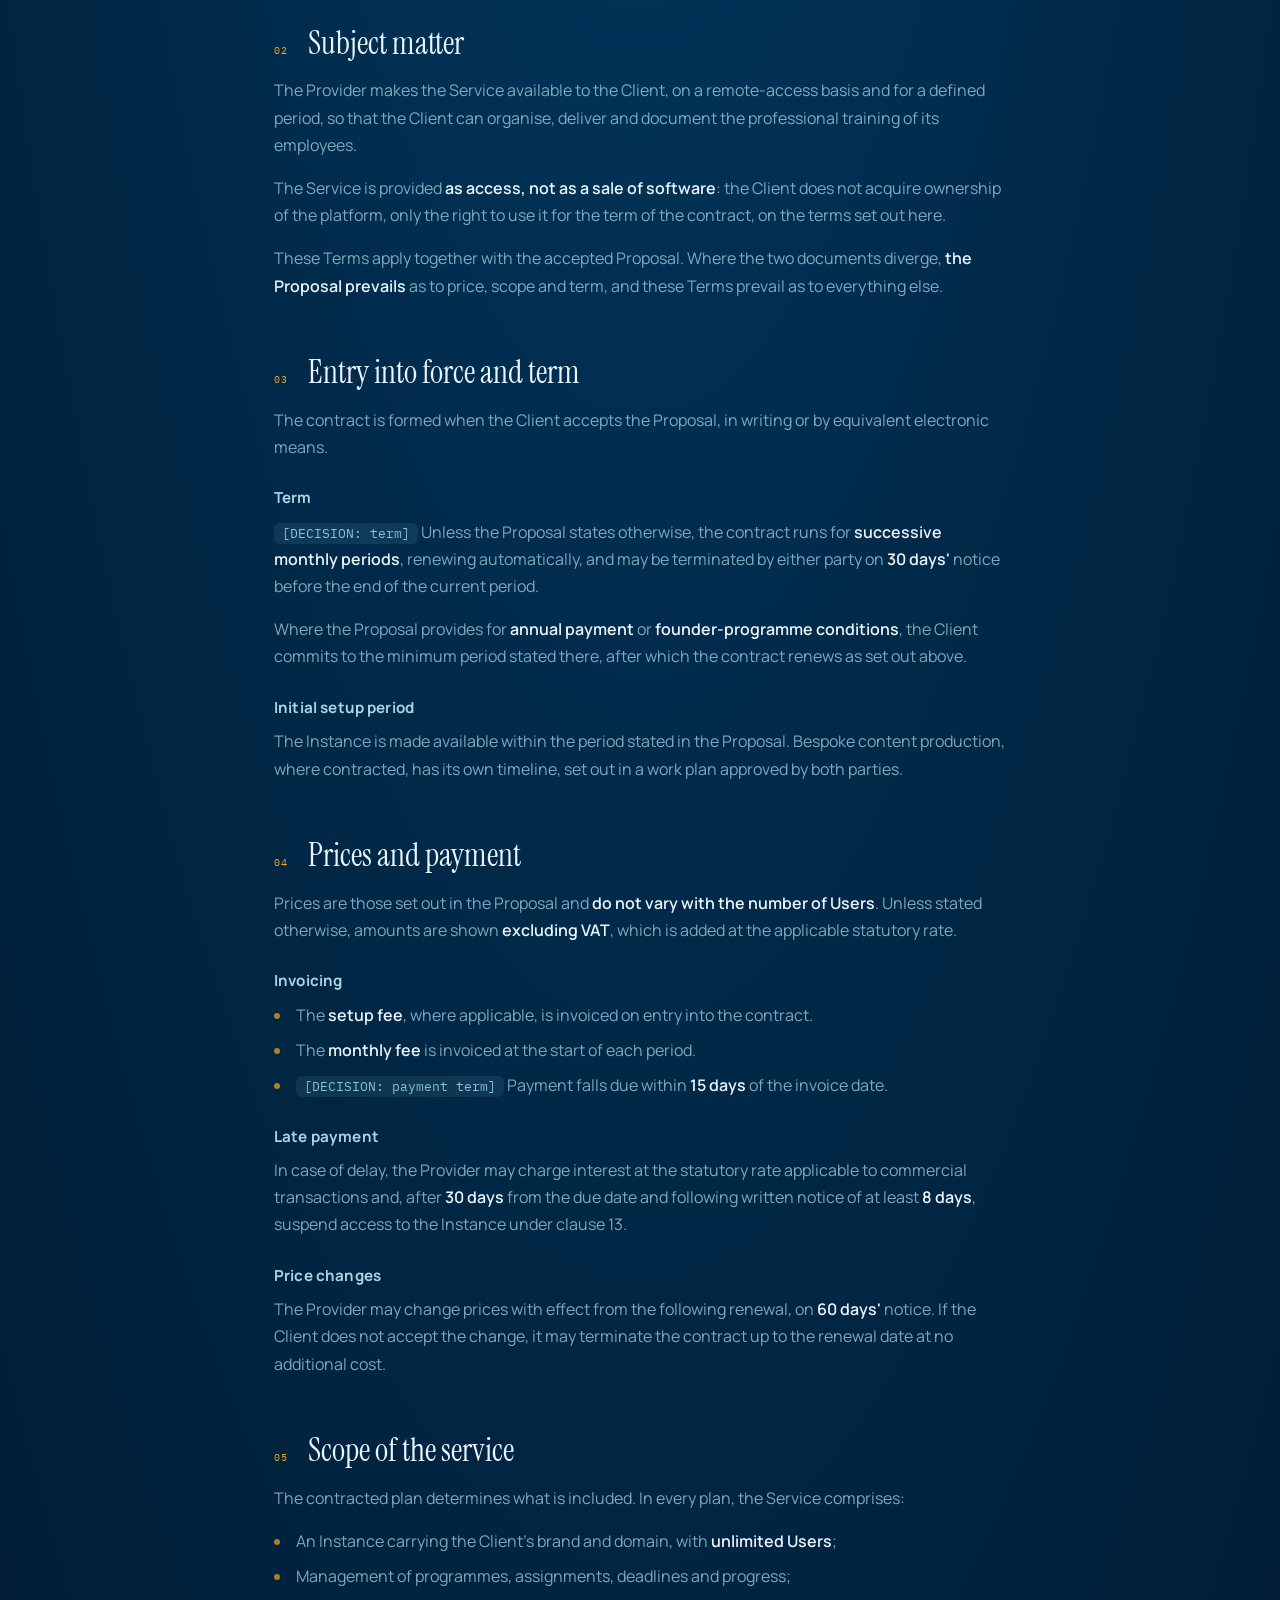
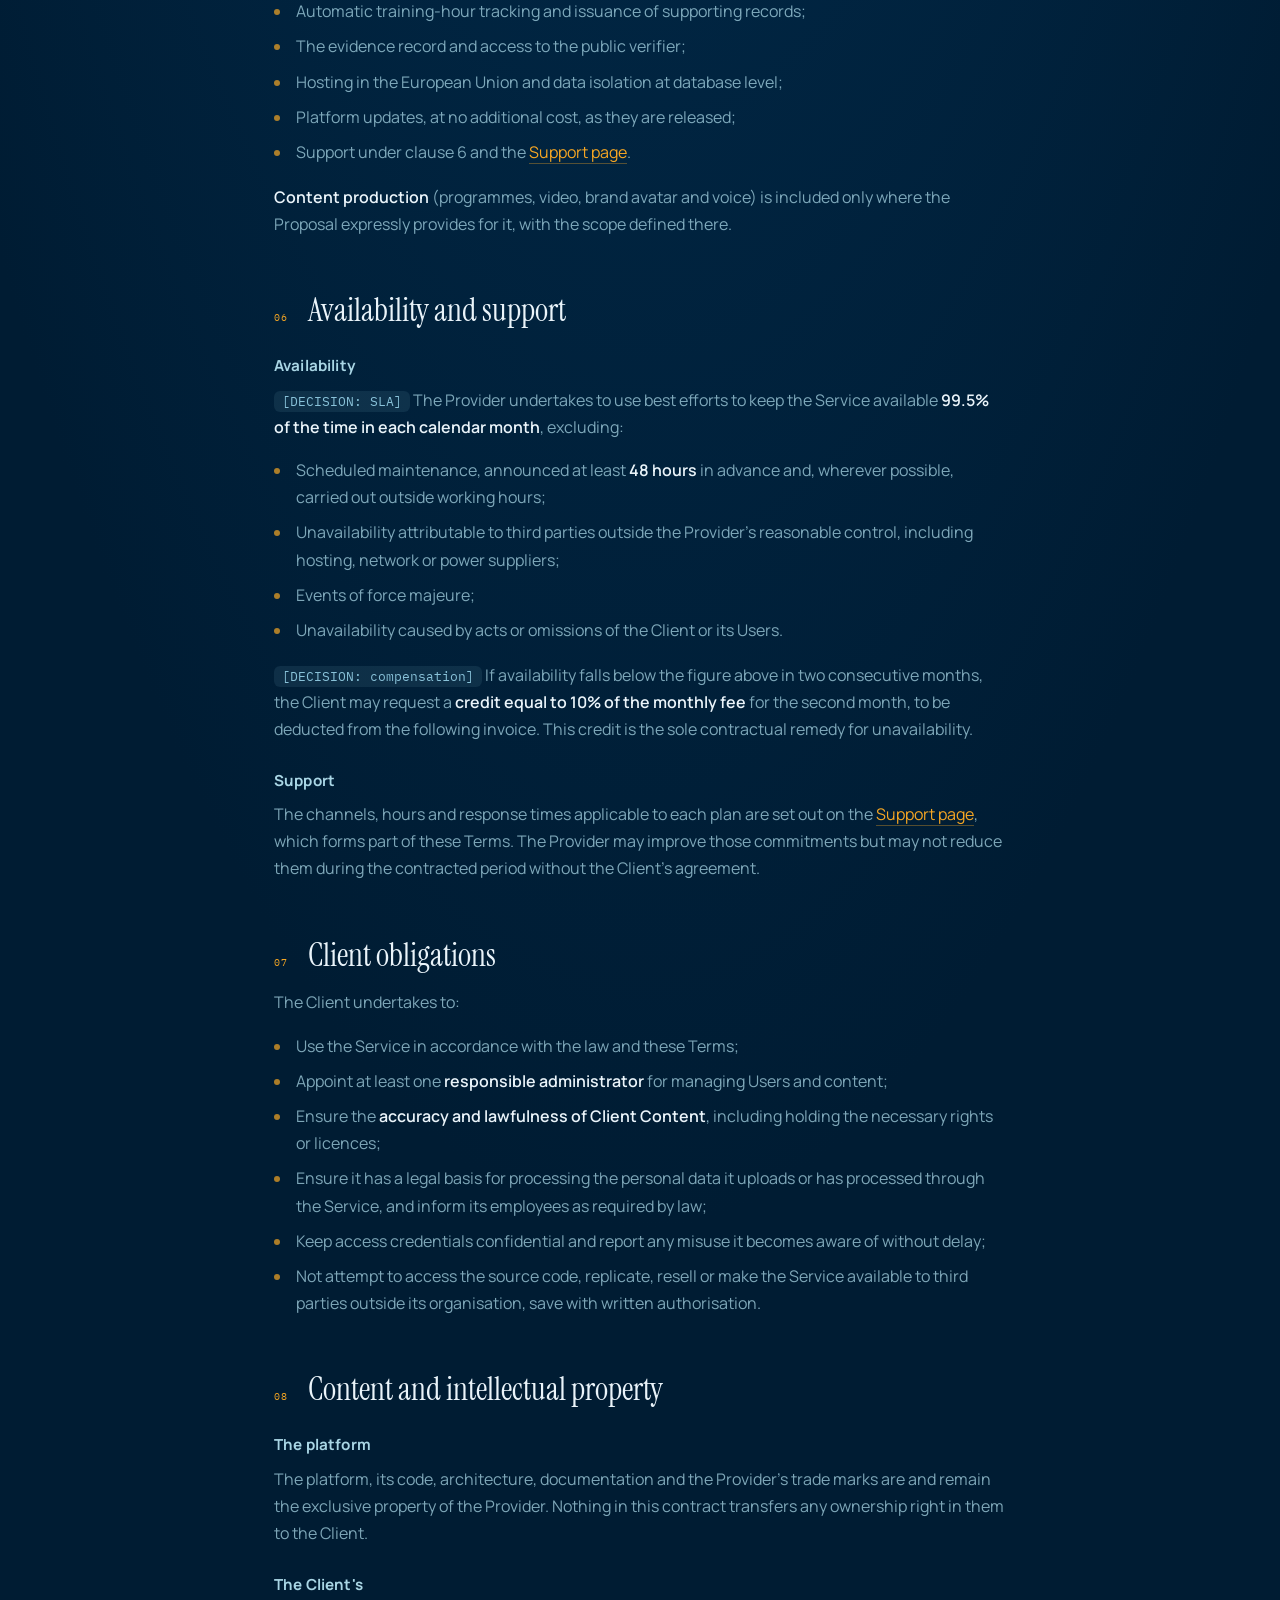
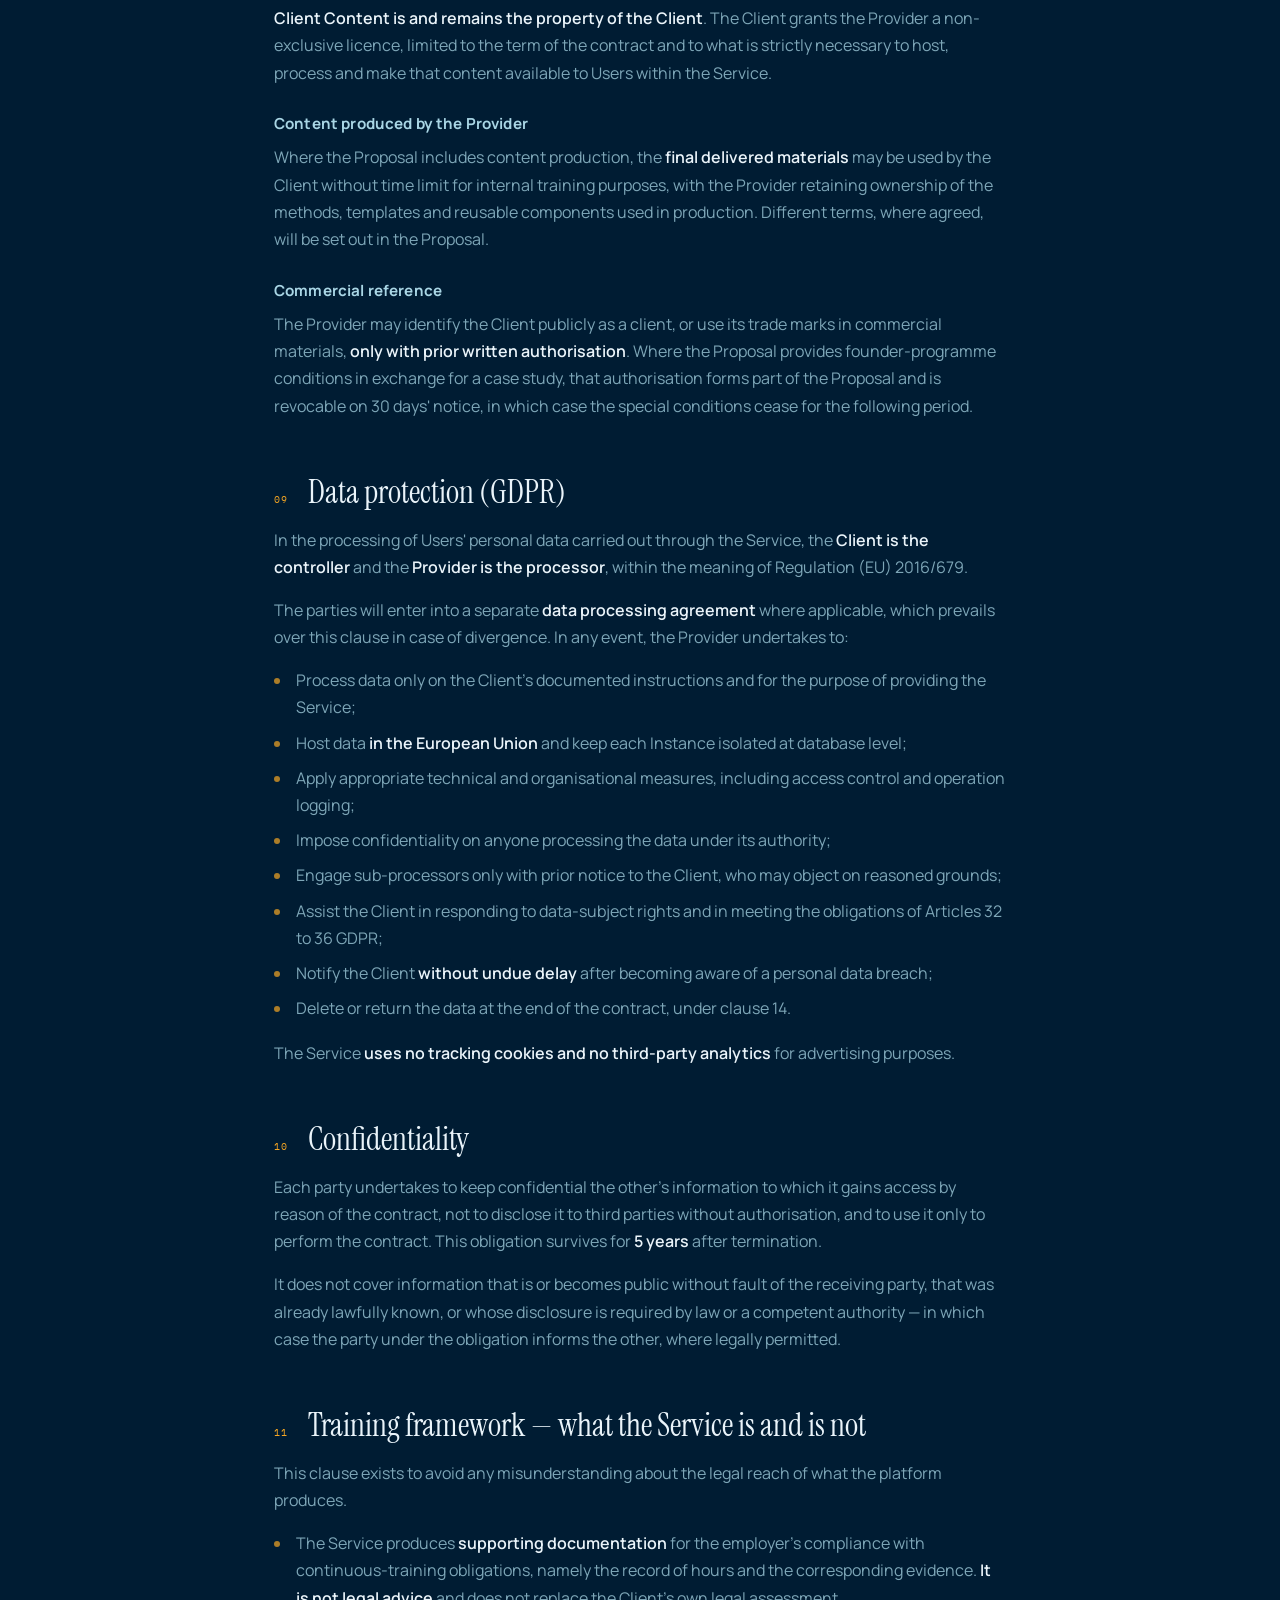
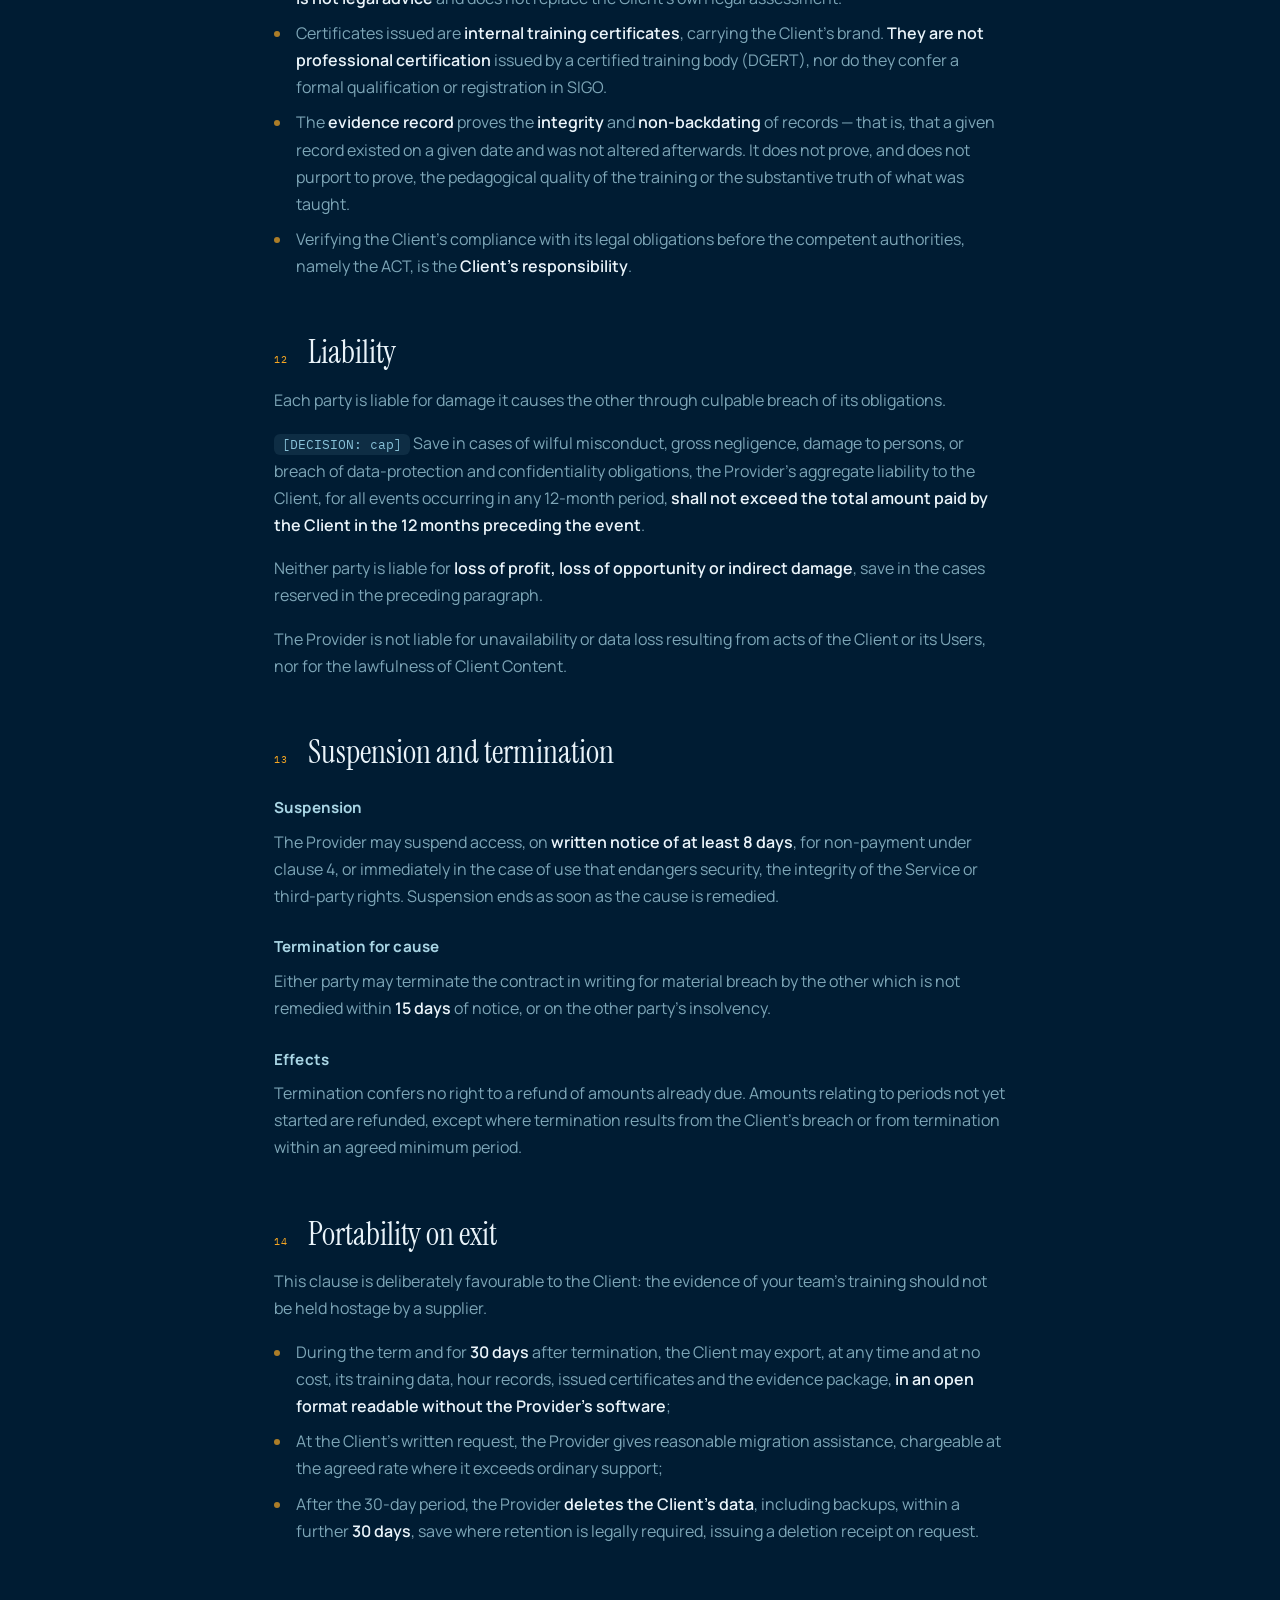
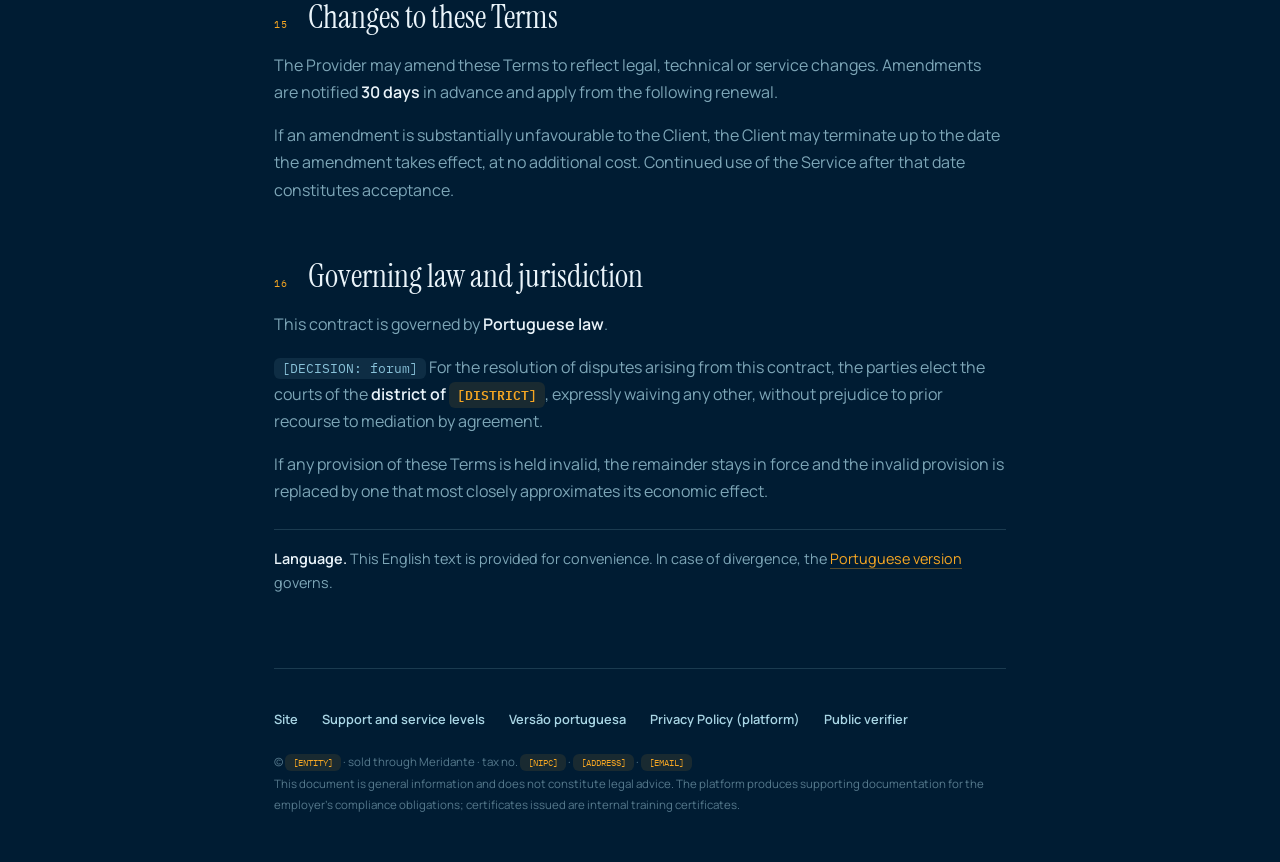
<file: collateral/site/terms.html>
<!doctype html>
<html lang="en">
<head>
<meta charset="utf-8">
<meta name="viewport" content="width=device-width, initial-scale=1.0, viewport-fit=cover">
<title>Terms and Conditions of Service — Academy Platforms</title>
<meta name="description" content="Academy Platforms Terms and Conditions of Service — corporate academy infrastructure.">
<meta name="robots" content="index,follow">
<meta name="theme-color" content="#012A4A">
<link rel="apple-touch-icon" href="img/apple-touch-icon.png">
<link rel="preconnect" href="https://fonts.googleapis.com">
<link rel="preconnect" href="https://fonts.gstatic.com" crossorigin>
<link href="https://fonts.googleapis.com/css2?family=Instrument+Serif:ital@0;1&family=Manrope:wght@300;400;500;600;700&family=IBM+Plex+Mono:wght@400;500&display=swap" rel="stylesheet">
<style>
:root{
  --deep:#012A4A; --deep2:#013A63; --blue:#468FAF; --sky:#89C2D9; --sky2:#A9D6E5;
  --ivory:#EAF4FA; --gold:#F5A623; --gold2:#E8B04B;
  --mut:rgba(169,214,229,.74); --dim:rgba(169,214,229,.55);
  --line:rgba(169,214,229,.16);
  --serif:'Instrument Serif',Georgia,serif; --sans:'Manrope',system-ui,sans-serif;
  --mono:'IBM Plex Mono',ui-monospace,monospace;
  --pad:clamp(22px,5vw,64px); --ease:cubic-bezier(.22,.8,.24,1);
}
*{box-sizing:border-box;margin:0;padding:0}
html{scroll-behavior:smooth}
body{font-family:var(--sans);background:var(--deep);color:var(--ivory);line-height:1.7;
  font-size:16px;-webkit-font-smoothing:antialiased;
  background:radial-gradient(ellipse 80% 50% at 50% 0%,#01426f 0%,#012A4A 55%,#001c33 100%)}
a{color:var(--gold);text-decoration:none;border-bottom:1px solid rgba(245,166,35,.35)}
a:hover{border-color:var(--gold)}
.wrap{max-width:860px;margin:0 auto;padding-inline:var(--pad)}

header{border-bottom:1px solid var(--line);position:sticky;top:0;z-index:20;
  background:rgba(1,42,74,.9);backdrop-filter:blur(14px)}
.nav{display:flex;align-items:center;gap:20px;padding:16px var(--pad);max-width:1300px;margin:0 auto}
.brand{display:flex;align-items:center;gap:11px;border:0}
.brand svg{width:26px;height:26px}
.brand .bt{font-family:var(--serif);font-size:1.4rem;letter-spacing:.13em;text-transform:uppercase;line-height:.9}
.brand .bt small{display:block;font-family:var(--sans);font-size:.5rem;font-weight:600;
  letter-spacing:.5em;color:var(--gold);text-transform:uppercase;margin-top:4px}
.nav .back{margin-left:auto;font-size:.82rem;font-weight:600;color:var(--sky2);border:0}

.hero{padding:clamp(56px,10vh,110px) 0 clamp(30px,5vh,54px)}
.eyebrow{font-size:.66rem;font-weight:600;letter-spacing:.3em;text-transform:uppercase;
  color:var(--blue);display:inline-flex;align-items:center;gap:1.1em}
.eyebrow::before{content:"";width:26px;height:1px;background:var(--gold)}
h1{font-family:var(--serif);font-size:clamp(2.4rem,6vw,3.6rem);line-height:1.04;
  font-weight:400;margin:.4em 0 .3em;letter-spacing:-.01em}
h1 em{font-style:italic;color:var(--gold2)}
.meta{font-family:var(--mono);font-size:.74rem;color:var(--dim);letter-spacing:.04em}

.notice{margin:34px 0 0;padding:20px 24px;border-radius:18px;
  background:linear-gradient(180deg,rgba(245,166,35,.11),rgba(245,166,35,.04));
  border:1px solid rgba(245,166,35,.32);font-size:.92rem;color:var(--mut)}
.notice b{color:var(--gold)}

.toc{margin:44px 0 0;padding:24px 26px;border:1px solid var(--line);border-radius:18px;
  background:rgba(169,214,229,.04)}
.toc h2{font-family:var(--sans);font-size:.66rem;font-weight:700;letter-spacing:.26em;
  text-transform:uppercase;color:var(--dim);margin-bottom:14px}
.toc ol{list-style:none;counter-reset:t;columns:2;column-gap:30px}
.toc li{counter-increment:t;font-size:.88rem;margin-bottom:7px;break-inside:avoid}
.toc li::before{content:counter(t,decimal-leading-zero);font-family:var(--mono);font-size:.66rem;
  color:var(--gold);margin-right:9px}
.toc a{color:var(--sky2);border:0}
.toc a:hover{color:var(--gold)}
@media(max-width:620px){.toc ol{columns:1}}

main{padding:clamp(44px,7vh,80px) 0 0}
section{margin-bottom:clamp(38px,6vh,60px);scroll-margin-top:90px}
h2{font-family:var(--serif);font-size:clamp(1.5rem,3.2vw,2rem);font-weight:400;line-height:1.15;
  margin-bottom:.5em;display:flex;gap:.6em;align-items:baseline}
h2 .n{font-family:var(--mono);font-size:.62rem;color:var(--gold);letter-spacing:.14em;flex:none}
h3{font-size:.95rem;font-weight:700;color:var(--sky2);margin:1.6em 0 .5em;letter-spacing:.01em}
p{margin-bottom:1em;color:var(--mut)}
p strong,li strong{color:var(--ivory);font-weight:600}
ul,ol{margin:0 0 1.1em 1.15em;color:var(--mut)}
li{margin-bottom:.5em;padding-left:.2em}
li::marker{color:rgba(245,166,35,.7)}
.ph{font-family:var(--mono);font-size:.82em;color:var(--gold);background:rgba(245,166,35,.1);
  padding:2px 8px;border-radius:6px;white-space:nowrap}
.dec{font-family:var(--mono);font-size:.8em;color:var(--sky);background:rgba(137,194,217,.1);
  padding:2px 8px;border-radius:6px}

table{width:100%;border-collapse:collapse;margin:1.2em 0;font-size:.88rem}
th,td{text-align:left;padding:12px 14px;border-bottom:1px solid var(--line);vertical-align:top}
th{font-size:.62rem;font-weight:700;letter-spacing:.2em;text-transform:uppercase;color:var(--dim)}
td:first-child{color:var(--ivory);font-weight:600;white-space:nowrap}
.tw{overflow-x:auto;-webkit-overflow-scrolling:touch}

footer{border-top:1px solid var(--line);margin-top:clamp(50px,8vh,90px);
  padding:40px 0 calc(46px + env(safe-area-inset-bottom));font-size:.8rem;color:var(--dim)}
.flinks{display:flex;gap:24px;flex-wrap:wrap;margin-bottom:20px}
.flinks a{color:var(--sky2);border:0;font-weight:600}
.flinks a:hover{color:var(--gold)}
.imprint{font-size:.72rem;line-height:1.9;color:rgba(169,214,229,.5)}
</style>
</head>
<body>

<header>
  <div class="nav">
    <a class="brand" href="./">
      <svg viewBox="0 0 64 64" fill="none" aria-hidden="true">
        <path d="M13 17 L31 8 V41 L13 50 Z" stroke="#EAF4FA" stroke-width="2.6"/>
        <path d="M27 23 L45 14 V47 L27 56 Z" stroke="#F5A623" stroke-width="2.6"/>
      </svg>
      <span class="bt">Academy<small>Platforms</small></span>
    </a>
    <a class="back" id="langlink" href="termos.html" style="margin-left:auto">PT</a>
    <a class="back" href="./" style="margin-left:16px">← Back to site</a>
  </div>
</header>

<div class="wrap">
  <div class="hero">
    <span class="eyebrow">Documents</span>
    <h1>Terms and Conditions<br><em>of Service.</em></h1>
    <div class="meta">Version 1.0 · in force from <span class="ph">[DATE]</span> · applies to contracts entered into after this date</div>

    <div class="notice">
      <b>Before you sign.</b> This document governs the provision of the Academy Platforms service to companies.
      It is not legal advice and does not replace the Client's own legal assessment.
      Fields marked <span class="ph">[like this]</span> are entity details still to be completed, and those marked
      <span class="dec">[DECISION]</span> await commercial confirmation —
      this text must be reviewed by a lawyer before being used in a contract.
      <br><br>The <a href="termos.html">Portuguese version</a> is the governing text in case of divergence.
    </div>

    <nav class="toc">
      <h2>Contents</h2>
      <ol>
        <li><a href="#s1">Definitions</a></li>
        <li><a href="#s2">Subject matter</a></li>
        <li><a href="#s3">Entry into force and term</a></li>
        <li><a href="#s4">Prices and payment</a></li>
        <li><a href="#s5">Scope of the service</a></li>
        <li><a href="#s6">Availability and support</a></li>
        <li><a href="#s7">Client obligations</a></li>
        <li><a href="#s8">Content and intellectual property</a></li>
        <li><a href="#s9">Data protection (GDPR)</a></li>
        <li><a href="#s10">Confidentiality</a></li>
        <li><a href="#s11">Training framework</a></li>
        <li><a href="#s12">Liability</a></li>
        <li><a href="#s13">Suspension and termination</a></li>
        <li><a href="#s14">Portability on exit</a></li>
        <li><a href="#s15">Changes</a></li>
        <li><a href="#s16">Governing law and jurisdiction</a></li>
      </ol>
    </nav>
  </div>

  <main>

  <section id="s1">
    <h2><span class="n">01</span>Definitions</h2>
    <ul>
      <li><strong>Provider</strong> — <span class="ph">[ENTITY]</span>, tax number <span class="ph">[NIPC]</span>, registered at <span class="ph">[ADDRESS]</span>, which operates the Academy Platforms service.</li>
      <li><strong>Client</strong> — the legal entity that subscribes to the service under an accepted Proposal.</li>
      <li><strong>Service</strong> — the corporate academy platform provided as software as a service (SaaS), carrying the Client's brand, including training delivery, hour tracking and issuance of supporting records.</li>
      <li><strong>Instance</strong> — the isolated environment assigned to the Client, reachable on its own domain or subdomain.</li>
      <li><strong>Users</strong> — employees and others to whom the Client grants access to the Instance.</li>
      <li><strong>Client Content</strong> — videos, documents, texts, trade marks and other materials uploaded by the Client or its Users.</li>
      <li><strong>Evidence record</strong> — the cryptographically chained record (sha-256) documenting completed lessons, assessments and issued certificates.</li>
      <li><strong>Proposal</strong> — the commercial document identifying the agreed plan, price and scope, which forms part of these Terms.</li>
    </ul>
  </section>

  <section id="s2">
    <h2><span class="n">02</span>Subject matter</h2>
    <p>The Provider makes the Service available to the Client, on a remote-access basis and for a defined period, so that the Client can organise, deliver and document the professional training of its employees.</p>
    <p>The Service is provided <strong>as access, not as a sale of software</strong>: the Client does not acquire ownership of the platform, only the right to use it for the term of the contract, on the terms set out here.</p>
    <p>These Terms apply together with the accepted Proposal. Where the two documents diverge, <strong>the Proposal prevails</strong> as to price, scope and term, and these Terms prevail as to everything else.</p>
  </section>

  <section id="s3">
    <h2><span class="n">03</span>Entry into force and term</h2>
    <p>The contract is formed when the Client accepts the Proposal, in writing or by equivalent electronic means.</p>
    <h3>Term</h3>
    <p><span class="dec">[DECISION: term]</span> Unless the Proposal states otherwise, the contract runs for <strong>successive monthly periods</strong>, renewing automatically, and may be terminated by either party on <strong>30 days'</strong> notice before the end of the current period.</p>
    <p>Where the Proposal provides for <strong>annual payment</strong> or <strong>founder-programme conditions</strong>, the Client commits to the minimum period stated there, after which the contract renews as set out above.</p>
    <h3>Initial setup period</h3>
    <p>The Instance is made available within the period stated in the Proposal. Bespoke content production, where contracted, has its own timeline, set out in a work plan approved by both parties.</p>
  </section>

  <section id="s4">
    <h2><span class="n">04</span>Prices and payment</h2>
    <p>Prices are those set out in the Proposal and <strong>do not vary with the number of Users</strong>. Unless stated otherwise, amounts are shown <strong>excluding VAT</strong>, which is added at the applicable statutory rate.</p>
    <h3>Invoicing</h3>
    <ul>
      <li>The <strong>setup fee</strong>, where applicable, is invoiced on entry into the contract.</li>
      <li>The <strong>monthly fee</strong> is invoiced at the start of each period.</li>
      <li><span class="dec">[DECISION: payment term]</span> Payment falls due within <strong>15 days</strong> of the invoice date.</li>
    </ul>
    <h3>Late payment</h3>
    <p>In case of delay, the Provider may charge interest at the statutory rate applicable to commercial transactions and, after <strong>30 days</strong> from the due date and following written notice of at least <strong>8 days</strong>, suspend access to the Instance under clause 13.</p>
    <h3>Price changes</h3>
    <p>The Provider may change prices with effect from the following renewal, on <strong>60 days'</strong> notice. If the Client does not accept the change, it may terminate the contract up to the renewal date at no additional cost.</p>
  </section>

  <section id="s5">
    <h2><span class="n">05</span>Scope of the service</h2>
    <p>The contracted plan determines what is included. In every plan, the Service comprises:</p>
    <ul>
      <li>An Instance carrying the Client's brand and domain, with <strong>unlimited Users</strong>;</li>
      <li>Management of programmes, assignments, deadlines and progress;</li>
      <li>Automatic training-hour tracking and issuance of supporting records;</li>
      <li>The evidence record and access to the public verifier;</li>
      <li>Hosting in the European Union and data isolation at database level;</li>
      <li>Platform updates, at no additional cost, as they are released;</li>
      <li>Support under clause 6 and the <a href="support.html">Support page</a>.</li>
    </ul>
    <p><strong>Content production</strong> (programmes, video, brand avatar and voice) is included only where the Proposal expressly provides for it, with the scope defined there.</p>
  </section>

  <section id="s6">
    <h2><span class="n">06</span>Availability and support</h2>
    <h3>Availability</h3>
    <p><span class="dec">[DECISION: SLA]</span> The Provider undertakes to use best efforts to keep the Service available <strong>99.5% of the time in each calendar month</strong>, excluding:</p>
    <ul>
      <li>Scheduled maintenance, announced at least <strong>48 hours</strong> in advance and, wherever possible, carried out outside working hours;</li>
      <li>Unavailability attributable to third parties outside the Provider's reasonable control, including hosting, network or power suppliers;</li>
      <li>Events of force majeure;</li>
      <li>Unavailability caused by acts or omissions of the Client or its Users.</li>
    </ul>
    <p><span class="dec">[DECISION: compensation]</span> If availability falls below the figure above in two consecutive months, the Client may request a <strong>credit equal to 10% of the monthly fee</strong> for the second month, to be deducted from the following invoice. This credit is the sole contractual remedy for unavailability.</p>
    <h3>Support</h3>
    <p>The channels, hours and response times applicable to each plan are set out on the <a href="support.html">Support page</a>, which forms part of these Terms. The Provider may improve those commitments but may not reduce them during the contracted period without the Client's agreement.</p>
  </section>

  <section id="s7">
    <h2><span class="n">07</span>Client obligations</h2>
    <p>The Client undertakes to:</p>
    <ul>
      <li>Use the Service in accordance with the law and these Terms;</li>
      <li>Appoint at least one <strong>responsible administrator</strong> for managing Users and content;</li>
      <li>Ensure the <strong>accuracy and lawfulness of Client Content</strong>, including holding the necessary rights or licences;</li>
      <li>Ensure it has a legal basis for processing the personal data it uploads or has processed through the Service, and inform its employees as required by law;</li>
      <li>Keep access credentials confidential and report any misuse it becomes aware of without delay;</li>
      <li>Not attempt to access the source code, replicate, resell or make the Service available to third parties outside its organisation, save with written authorisation.</li>
    </ul>
  </section>

  <section id="s8">
    <h2><span class="n">08</span>Content and intellectual property</h2>
    <h3>The platform</h3>
    <p>The platform, its code, architecture, documentation and the Provider's trade marks are and remain the exclusive property of the Provider. Nothing in this contract transfers any ownership right in them to the Client.</p>
    <h3>The Client's</h3>
    <p><strong>Client Content is and remains the property of the Client</strong>. The Client grants the Provider a non-exclusive licence, limited to the term of the contract and to what is strictly necessary to host, process and make that content available to Users within the Service.</p>
    <h3>Content produced by the Provider</h3>
    <p>Where the Proposal includes content production, the <strong>final delivered materials</strong> may be used by the Client without time limit for internal training purposes, with the Provider retaining ownership of the methods, templates and reusable components used in production. Different terms, where agreed, will be set out in the Proposal.</p>
    <h3>Commercial reference</h3>
    <p>The Provider may identify the Client publicly as a client, or use its trade marks in commercial materials, <strong>only with prior written authorisation</strong>. Where the Proposal provides founder-programme conditions in exchange for a case study, that authorisation forms part of the Proposal and is revocable on 30 days' notice, in which case the special conditions cease for the following period.</p>
  </section>

  <section id="s9">
    <h2><span class="n">09</span>Data protection (GDPR)</h2>
    <p>In the processing of Users' personal data carried out through the Service, the <strong>Client is the controller</strong> and the <strong>Provider is the processor</strong>, within the meaning of Regulation (EU) 2016/679.</p>
    <p>The parties will enter into a separate <strong>data processing agreement</strong> where applicable, which prevails over this clause in case of divergence. In any event, the Provider undertakes to:</p>
    <ul>
      <li>Process data only on the Client's documented instructions and for the purpose of providing the Service;</li>
      <li>Host data <strong>in the European Union</strong> and keep each Instance isolated at database level;</li>
      <li>Apply appropriate technical and organisational measures, including access control and operation logging;</li>
      <li>Impose confidentiality on anyone processing the data under its authority;</li>
      <li>Engage sub-processors only with prior notice to the Client, who may object on reasoned grounds;</li>
      <li>Assist the Client in responding to data-subject rights and in meeting the obligations of Articles 32 to 36 GDPR;</li>
      <li>Notify the Client <strong>without undue delay</strong> after becoming aware of a personal data breach;</li>
      <li>Delete or return the data at the end of the contract, under clause 14.</li>
    </ul>
    <p>The Service <strong>uses no tracking cookies and no third-party analytics</strong> for advertising purposes.</p>
  </section>

  <section id="s10">
    <h2><span class="n">10</span>Confidentiality</h2>
    <p>Each party undertakes to keep confidential the other's information to which it gains access by reason of the contract, not to disclose it to third parties without authorisation, and to use it only to perform the contract. This obligation survives for <strong>5 years</strong> after termination.</p>
    <p>It does not cover information that is or becomes public without fault of the receiving party, that was already lawfully known, or whose disclosure is required by law or a competent authority — in which case the party under the obligation informs the other, where legally permitted.</p>
  </section>

  <section id="s11">
    <h2><span class="n">11</span>Training framework — what the Service is and is not</h2>
    <p>This clause exists to avoid any misunderstanding about the legal reach of what the platform produces.</p>
    <ul>
      <li>The Service produces <strong>supporting documentation</strong> for the employer's compliance with continuous-training obligations, namely the record of hours and the corresponding evidence. <strong>It is not legal advice</strong> and does not replace the Client's own legal assessment.</li>
      <li>Certificates issued are <strong>internal training certificates</strong>, carrying the Client's brand. <strong>They are not professional certification</strong> issued by a certified training body (DGERT), nor do they confer a formal qualification or registration in SIGO.</li>
      <li>The <strong>evidence record</strong> proves the <strong>integrity</strong> and <strong>non-backdating</strong> of records — that is, that a given record existed on a given date and was not altered afterwards. It does not prove, and does not purport to prove, the pedagogical quality of the training or the substantive truth of what was taught.</li>
      <li>Verifying the Client's compliance with its legal obligations before the competent authorities, namely the ACT, is the <strong>Client's responsibility</strong>.</li>
    </ul>
  </section>

  <section id="s12">
    <h2><span class="n">12</span>Liability</h2>
    <p>Each party is liable for damage it causes the other through culpable breach of its obligations.</p>
    <p><span class="dec">[DECISION: cap]</span> Save in cases of wilful misconduct, gross negligence, damage to persons, or breach of data-protection and confidentiality obligations, the Provider's aggregate liability to the Client, for all events occurring in any 12-month period, <strong>shall not exceed the total amount paid by the Client in the 12 months preceding the event</strong>.</p>
    <p>Neither party is liable for <strong>loss of profit, loss of opportunity or indirect damage</strong>, save in the cases reserved in the preceding paragraph.</p>
    <p>The Provider is not liable for unavailability or data loss resulting from acts of the Client or its Users, nor for the lawfulness of Client Content.</p>
  </section>

  <section id="s13">
    <h2><span class="n">13</span>Suspension and termination</h2>
    <h3>Suspension</h3>
    <p>The Provider may suspend access, on <strong>written notice of at least 8 days</strong>, for non-payment under clause 4, or immediately in the case of use that endangers security, the integrity of the Service or third-party rights. Suspension ends as soon as the cause is remedied.</p>
    <h3>Termination for cause</h3>
    <p>Either party may terminate the contract in writing for material breach by the other which is not remedied within <strong>15 days</strong> of notice, or on the other party's insolvency.</p>
    <h3>Effects</h3>
    <p>Termination confers no right to a refund of amounts already due. Amounts relating to periods not yet started are refunded, except where termination results from the Client's breach or from termination within an agreed minimum period.</p>
  </section>

  <section id="s14">
    <h2><span class="n">14</span>Portability on exit</h2>
    <p>This clause is deliberately favourable to the Client: the evidence of your team's training should not be held hostage by a supplier.</p>
    <ul>
      <li>During the term and for <strong>30 days</strong> after termination, the Client may export, at any time and at no cost, its training data, hour records, issued certificates and the evidence package, <strong>in an open format readable without the Provider's software</strong>;</li>
      <li>At the Client's written request, the Provider gives reasonable migration assistance, chargeable at the agreed rate where it exceeds ordinary support;</li>
      <li>After the 30-day period, the Provider <strong>deletes the Client's data</strong>, including backups, within a further <strong>30 days</strong>, save where retention is legally required, issuing a deletion receipt on request.</li>
    </ul>
  </section>

  <section id="s15">
    <h2><span class="n">15</span>Changes to these Terms</h2>
    <p>The Provider may amend these Terms to reflect legal, technical or service changes. Amendments are notified <strong>30 days</strong> in advance and apply from the following renewal.</p>
    <p>If an amendment is substantially unfavourable to the Client, the Client may terminate up to the date the amendment takes effect, at no additional cost. Continued use of the Service after that date constitutes acceptance.</p>
  </section>

  <section id="s16">
    <h2><span class="n">16</span>Governing law and jurisdiction</h2>
    <p>This contract is governed by <strong>Portuguese law</strong>.</p>
    <p><span class="dec">[DECISION: forum]</span> For the resolution of disputes arising from this contract, the parties elect the courts of the <strong>district of <span class="ph">[DISTRICT]</span></strong>, expressly waiving any other, without prejudice to prior recourse to mediation by agreement.</p>
    <p>If any provision of these Terms is held invalid, the remainder stays in force and the invalid provision is replaced by one that most closely approximates its economic effect.</p>
    <p style="margin-top:1.6em;padding-top:1.2em;border-top:1px solid var(--line);font-size:.9rem">
      <strong>Language.</strong> This English text is provided for convenience. In case of divergence,
      the <a href="termos.html">Portuguese version</a> governs.</p>
  </section>

  </main>

  <footer>
    <div class="flinks">
      <a href="./">Site</a>
      <a href="support.html">Support and service levels</a>
      <a href="termos.html">Versão portuguesa</a>
      <a href="https://academy.edenrise.com/privacy.html" target="_blank" rel="noopener">Privacy Policy (platform)</a>
      <a href="https://academy.edenrise.com/verify.html" target="_blank" rel="noopener">Public verifier</a>
    </div>
    <div class="imprint">
      © <span class="ph">[ENTITY]</span> · sold through Meridante · tax no. <span class="ph">[NIPC]</span> ·
      <span class="ph">[ADDRESS]</span> · <span class="ph">[EMAIL]</span><br>
      This document is general information and does not constitute legal advice. The platform produces supporting
      documentation for the employer's compliance obligations; certificates issued are internal training certificates.
    </div>
  </footer>
</div>

</body>
</html>
</file>
